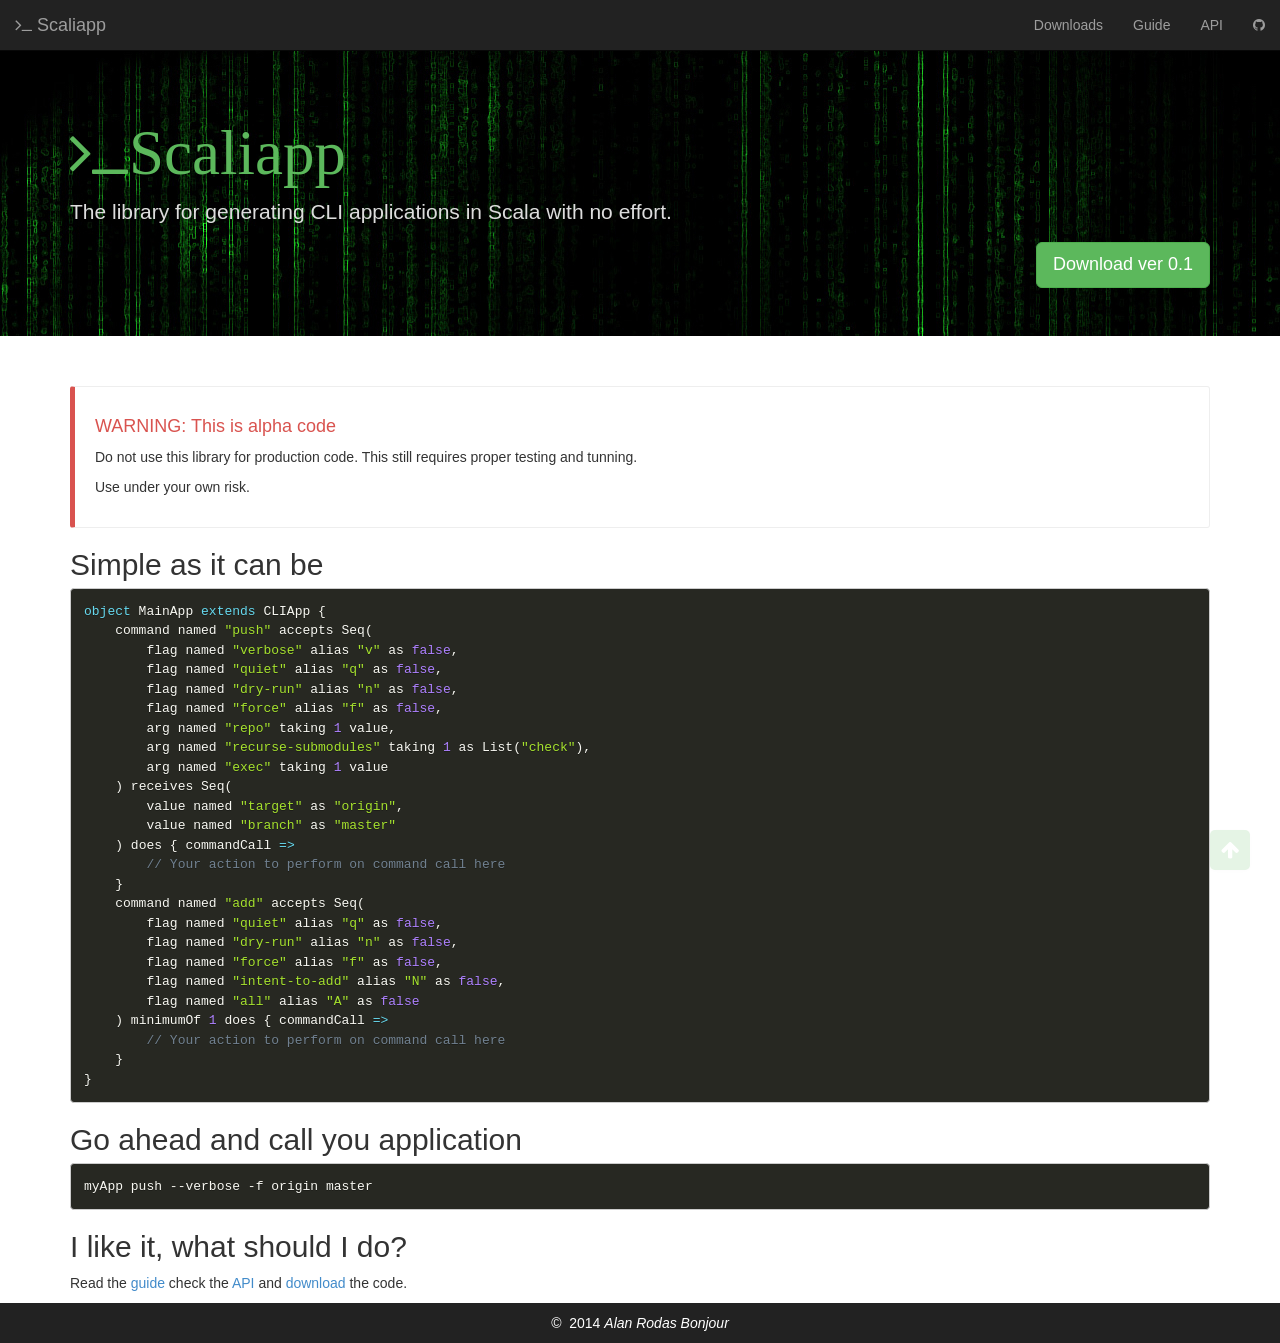
<file: index.html>
<!DOCTYPE html>
<html>
  <head>
    <title>Scaliapp</title>
    <meta name="description" content="The library for generating CLI applications in Scala with no effort.">
    <meta name="author" content="Alan Rodas Bonjour">
    <link rel="shortcut icon" href="images/favicon.ico">
    <link rel="apple-touch-icon" href="images/apple-touch-icon.png">
    <link rel="apple-touch-icon" sizes="72x72" href="images/apple-touch-icon-72x72.png">
    <link rel="apple-touch-icon" sizes="114x114" href="images/apple-touch-icon-114x114.png">
    <link rel="stylesheet" href="stylesheets/bootstrap.min.css">
    <link rel="stylesheet" href="stylesheets/bootstrap-ext.css">
    <link rel="stylesheet" href="stylesheets/font-awesome.min.css">
    <link rel="stylesheet" href="stylesheets/prism.css">
    <!-- link(rel="stylesheet" href="stylesheets/coffee-and-cream.css")-->
    <link rel="stylesheet" href="stylesheets/scaliapp.css">
  </head>
  <body>
        <header id="header" class="scrolled">
          <nav role="navigation" class="navbar navbar-inverse navbar-default navbar-fixed-top">
            <div class="container-fluid">
              <div class="navbar-header">
                <button data-toggle="collapse" data-target="#navigation" class="navbar-toggle"><span class="sr-only">Toggle navigation</span><span class="icon-bar"></span><span class="icon-bar"></span><span class="icon-bar"></span></button>
                <div class="navbar-brand-container"><a href="index.html" class="navbar-brand"><i class="fa fa-terminal"></i>&nbsp;Scaliapp</a>
                  <!--a.navbar-brand(href= titleLink)= title-->
                </div>
              </div>
              <div id="navigation" class="collapse navbar-collapse">
                <ul class="nav navbar-nav navbar-right">
                      <li><a href="download.html">Downloads</a>
                      </li>
                      <li><a href="guide.html">Guide</a>
                      </li>
                      <li><a href="api/index.html#com.alanrodas.scaliapp.package">API</a>
                      </li>
                      <li><a href="https://github.com/alanrodas/scaliapp"><i class="fa fa-github"></i></a>
                      </li>
                </ul>
              </div>
            </div>
          </nav>
        </header>
        <div style="padding-top:50px;" class="main-content">
    <div class="jumbotron">
      <div class="container">
        <h1><i class="fa fa-terminal">Scaliapp</i></h1>
        <p>The library for generating CLI applications in Scala with no effort.</p>
        <p><a href="downloads/scaliapp_2.11.jar" class="pull-right btn btn-success btn-lg">Download ver 0.1</a></p>
      </div>
    </div>
    <div class="container">
      <div class="callout callout-danger">
        <h4>WARNING: This is alpha code</h4>
        <p>
          Do not use this library for production code. This still
          requires proper testing and tunning.
        </p>
        <p>Use under your own risk.</p>
      </div>
      <h2>Simple as it can be
        <pre><code class="language-scala">object MainApp extends CLIApp {
	command named "push" accepts Seq(
		flag named "verbose" alias "v" as false,
		flag named "quiet" alias "q" as false,
		flag named "dry-run" alias "n" as false,
		flag named "force" alias "f" as false,
		arg named "repo" taking 1 value,
		arg named "recurse-submodules" taking 1 as List("check"),
		arg named "exec" taking 1 value
	) receives Seq(
		value named "target" as "origin",
		value named "branch" as "master"
	) does { commandCall =>
		// Your action to perform on command call here
	}
	command named "add" accepts Seq(
		flag named "quiet" alias "q" as false,
		flag named "dry-run" alias "n" as false,
		flag named "force" alias "f" as false,
		flag named "intent-to-add" alias "N" as false,
		flag named "all" alias "A" as false
	) minimumOf 1 does { commandCall =>
		// Your action to perform on command call here
	}
}</code></pre>
      </h2>
      <h2>Go ahead and call you application
        <pre><code class="language-bash">myApp push --verbose -f origin master</code></pre>
      </h2>
      <h2>I like it, what should I do?</h2>
      <p>
        Read the <a href="guide">guide</a>
        check the <a href="api/index.html#com.alanrodas.scaliapp.package">API</a> and
        <a href="download.html">download</a> the code.
      </p>
    </div>
        <footer id="copyright" class="footer footer-inverse">
          <div class="container">
            <div class="row">
              <div class="text-center col-xs-10 col-xs-offset-1 col-sm-10 col-sm-offset-1 col-md-10 col-md-offset-1 col-lg-10 col-lg-offset-1">
                <p>&copy; &nbsp;2014&nbsp;<em>Alan Rodas Bonjour</em>
                </p>
              </div>
            </div>
          </div>
        </footer><a title="Top" href="#" class="scrolltop scrolltop-success"><i class="fa fa-arrow-up"></i></a>
    <script type="text/javascript" src="scripts/jquery-2.1.1.min.js"></script>
    <script type="text/javascript" src="scripts/jquery-ui-1.9.2.custom.min.js"></script>
    <script type="text/javascript" src="scripts/bootstrap.min.js"></script>
    <script type="text/javascript" src="scripts/bootstrap-ext.js"></script>
    <script type="text/javascript" src="scripts/prism.js"></script>
  </body>
</html>
</file>
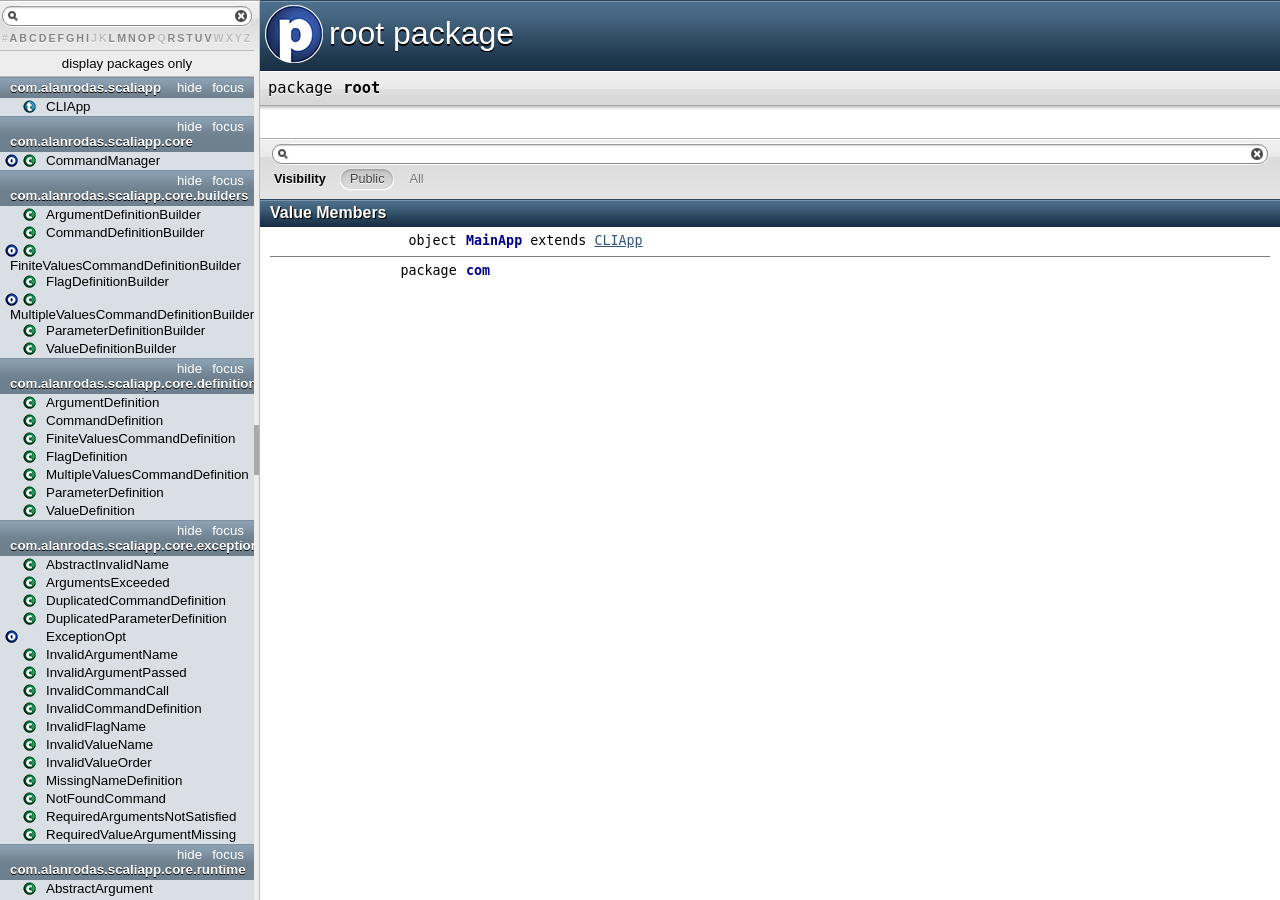
<file: api/index.html>
<!DOCTYPE html >
<html>
        <head>
          <title></title>
          <meta name="description" content="" />
          <meta name="keywords" content="" />
          <meta http-equiv="content-type" content="text/html; charset=UTF-8" />
          
      <link href="lib/index.css" media="screen" type="text/css" rel="stylesheet" />
      <script type="text/javascript" src="lib/jquery.js"></script>
      <script type="text/javascript" src="lib/jquery-ui.js"></script>
      <script type="text/javascript" src="lib/jquery.layout.js"></script>
      <script type="text/javascript" src="lib/index.js"></script>
      <script type="text/javascript" src="lib/scheduler.js"></script>
    
        </head>
        <body>
      <div id="library">
        <img class="class icon" alt="class icon" src="lib/class.png" />
        <img class="trait icon" alt="trait icon" src="lib/trait.png" />
        <img class="object icon" alt="trait icon" src="lib/object.png" />
        <img class="package icon" alt="trait icon" src="lib/package.png" />
      </div>
      <div id="browser" class="ui-layout-west">
      <div class="ui-west-center">
      <div id="filter">
          <div id="textfilter"></div>
          <div id="letters"><span>#</span><a target="template" href="index/index-a.html">A</a><a target="template" href="index/index-b.html">B</a><a target="template" href="index/index-c.html">C</a><a target="template" href="index/index-d.html">D</a><a target="template" href="index/index-e.html">E</a><a target="template" href="index/index-f.html">F</a><a target="template" href="index/index-g.html">G</a><a target="template" href="index/index-h.html">H</a><a target="template" href="index/index-i.html">I</a><span>J</span><span>K</span><a target="template" href="index/index-l.html">L</a><a target="template" href="index/index-m.html">M</a><a target="template" href="index/index-n.html">N</a><a target="template" href="index/index-o.html">O</a><a target="template" href="index/index-p.html">P</a><span>Q</span><a target="template" href="index/index-r.html">R</a><a target="template" href="index/index-s.html">S</a><a target="template" href="index/index-t.html">T</a><a target="template" href="index/index-u.html">U</a><a target="template" href="index/index-v.html">V</a><span>W</span><span>X</span><span>Y</span><span>Z</span></div>
      </div>
      <div class="pack" id="tpl">
            
            <ol class="templates"><li title="MainApp"><a class="tplshow" href="MainApp$.html" target="template"><span class="object">(object)</span><div class="placeholder"></div><span class="tplLink">MainApp</span></a></li></ol>
            <ol class="packages"> <li class="pack" title="com">
            <a class="tplshow" href="com/package.html" target="template">com</a>
            <ol class="templates"></ol>
            <ol class="packages"> <li class="pack" title="com.alanrodas">
            <a class="tplshow" href="com/alanrodas/package.html" target="template">com.alanrodas</a>
            <ol class="templates"></ol>
            <ol class="packages"> <li class="pack" title="com.alanrodas.scaliapp">
            <a class="tplshow" href="com/alanrodas/scaliapp/package.html" target="template">com.alanrodas.scaliapp</a>
            <ol class="templates"><li title="com.alanrodas.scaliapp.CLIApp"><div class="placeholder"></div><a class="tplshow" href="com/alanrodas/scaliapp/CLIApp.html" target="template"><span class="trait">(trait)</span><span class="tplLink">CLIApp</span></a></li></ol>
            <ol class="packages"> <li class="pack" title="com.alanrodas.scaliapp.core">
            <a class="tplshow" href="com/alanrodas/scaliapp/core/package.html" target="template">com.alanrodas.scaliapp.core</a>
            <ol class="templates"><li title="com.alanrodas.scaliapp.core.CommandManager"><a class="tplshow" href="com/alanrodas/scaliapp/core/CommandManager$.html" target="template"><span class="object">(object)</span></a><a class="tplshow" href="com/alanrodas/scaliapp/core/CommandManager.html" target="template"><span class="class">(class)</span><span class="tplLink">CommandManager</span></a></li></ol>
            <ol class="packages"> <li class="pack" title="com.alanrodas.scaliapp.core.builders">
            <a class="tplshow" href="com/alanrodas/scaliapp/core/builders/package.html" target="template">com.alanrodas.scaliapp.core.builders</a>
            <ol class="templates"><li title="com.alanrodas.scaliapp.core.builders.ArgumentDefinitionBuilder"><div class="placeholder"></div><a class="tplshow" href="com/alanrodas/scaliapp/core/builders/ArgumentDefinitionBuilder.html" target="template"><span class="class">(class)</span><span class="tplLink">ArgumentDefinitionBuilder</span></a></li><li title="com.alanrodas.scaliapp.core.builders.CommandDefinitionBuilder"><div class="placeholder"></div><a class="tplshow" href="com/alanrodas/scaliapp/core/builders/CommandDefinitionBuilder.html" target="template"><span class="class">(class)</span><span class="tplLink">CommandDefinitionBuilder</span></a></li><li title="com.alanrodas.scaliapp.core.builders.FiniteValuesCommandDefinitionBuilder"><a class="tplshow" href="com/alanrodas/scaliapp/core/builders/FiniteValuesCommandDefinitionBuilder$.html" target="template"><span class="object">(object)</span></a><a class="tplshow" href="com/alanrodas/scaliapp/core/builders/FiniteValuesCommandDefinitionBuilder.html" target="template"><span class="class">(class)</span><span class="tplLink">FiniteValuesCommandDefinitionBuilder</span></a></li><li title="com.alanrodas.scaliapp.core.builders.FlagDefinitionBuilder"><div class="placeholder"></div><a class="tplshow" href="com/alanrodas/scaliapp/core/builders/FlagDefinitionBuilder.html" target="template"><span class="class">(class)</span><span class="tplLink">FlagDefinitionBuilder</span></a></li><li title="com.alanrodas.scaliapp.core.builders.MultipleValuesCommandDefinitionBuilder"><a class="tplshow" href="com/alanrodas/scaliapp/core/builders/MultipleValuesCommandDefinitionBuilder$.html" target="template"><span class="object">(object)</span></a><a class="tplshow" href="com/alanrodas/scaliapp/core/builders/MultipleValuesCommandDefinitionBuilder.html" target="template"><span class="class">(class)</span><span class="tplLink">MultipleValuesCommandDefinitionBuilder</span></a></li><li title="com.alanrodas.scaliapp.core.builders.ParameterDefinitionBuilder"><div class="placeholder"></div><a class="tplshow" href="com/alanrodas/scaliapp/core/builders/ParameterDefinitionBuilder.html" target="template"><span class="class">(class)</span><span class="tplLink">ParameterDefinitionBuilder</span></a></li><li title="com.alanrodas.scaliapp.core.builders.ValueDefinitionBuilder"><div class="placeholder"></div><a class="tplshow" href="com/alanrodas/scaliapp/core/builders/ValueDefinitionBuilder.html" target="template"><span class="class">(class)</span><span class="tplLink">ValueDefinitionBuilder</span></a></li></ol>
            <ol class="packages"> </ol>
          </li><li class="pack" title="com.alanrodas.scaliapp.core.definitions">
            <a class="tplshow" href="com/alanrodas/scaliapp/core/definitions/package.html" target="template">com.alanrodas.scaliapp.core.definitions</a>
            <ol class="templates"><li title="com.alanrodas.scaliapp.core.definitions.ArgumentDefinition"><div class="placeholder"></div><a class="tplshow" href="com/alanrodas/scaliapp/core/definitions/ArgumentDefinition.html" target="template"><span class="case class">(case class)</span><span class="tplLink">ArgumentDefinition</span></a></li><li title="com.alanrodas.scaliapp.core.definitions.CommandDefinition"><div class="placeholder"></div><a class="tplshow" href="com/alanrodas/scaliapp/core/definitions/CommandDefinition.html" target="template"><span class="class">(class)</span><span class="tplLink">CommandDefinition</span></a></li><li title="com.alanrodas.scaliapp.core.definitions.FiniteValuesCommandDefinition"><div class="placeholder"></div><a class="tplshow" href="com/alanrodas/scaliapp/core/definitions/FiniteValuesCommandDefinition.html" target="template"><span class="case class">(case class)</span><span class="tplLink">FiniteValuesCommandDefinition</span></a></li><li title="com.alanrodas.scaliapp.core.definitions.FlagDefinition"><div class="placeholder"></div><a class="tplshow" href="com/alanrodas/scaliapp/core/definitions/FlagDefinition.html" target="template"><span class="case class">(case class)</span><span class="tplLink">FlagDefinition</span></a></li><li title="com.alanrodas.scaliapp.core.definitions.MultipleValuesCommandDefinition"><div class="placeholder"></div><a class="tplshow" href="com/alanrodas/scaliapp/core/definitions/MultipleValuesCommandDefinition.html" target="template"><span class="case class">(case class)</span><span class="tplLink">MultipleValuesCommandDefinition</span></a></li><li title="com.alanrodas.scaliapp.core.definitions.ParameterDefinition"><div class="placeholder"></div><a class="tplshow" href="com/alanrodas/scaliapp/core/definitions/ParameterDefinition.html" target="template"><span class="class">(class)</span><span class="tplLink">ParameterDefinition</span></a></li><li title="com.alanrodas.scaliapp.core.definitions.ValueDefinition"><div class="placeholder"></div><a class="tplshow" href="com/alanrodas/scaliapp/core/definitions/ValueDefinition.html" target="template"><span class="case class">(case class)</span><span class="tplLink">ValueDefinition</span></a></li></ol>
            <ol class="packages"> </ol>
          </li><li class="pack" title="com.alanrodas.scaliapp.core.exceptions">
            <a class="tplshow" href="com/alanrodas/scaliapp/core/exceptions/package.html" target="template">com.alanrodas.scaliapp.core.exceptions</a>
            <ol class="templates"><li title="com.alanrodas.scaliapp.core.exceptions.AbstractInvalidName"><div class="placeholder"></div><a class="tplshow" href="com/alanrodas/scaliapp/core/exceptions/AbstractInvalidName.html" target="template"><span class="class">(class)</span><span class="tplLink">AbstractInvalidName</span></a></li><li title="com.alanrodas.scaliapp.core.exceptions.ArgumentsExceeded"><div class="placeholder"></div><a class="tplshow" href="com/alanrodas/scaliapp/core/exceptions/ArgumentsExceeded.html" target="template"><span class="case class">(case class)</span><span class="tplLink">ArgumentsExceeded</span></a></li><li title="com.alanrodas.scaliapp.core.exceptions.DuplicatedCommandDefinition"><div class="placeholder"></div><a class="tplshow" href="com/alanrodas/scaliapp/core/exceptions/DuplicatedCommandDefinition.html" target="template"><span class="case class">(case class)</span><span class="tplLink">DuplicatedCommandDefinition</span></a></li><li title="com.alanrodas.scaliapp.core.exceptions.DuplicatedParameterDefinition"><div class="placeholder"></div><a class="tplshow" href="com/alanrodas/scaliapp/core/exceptions/DuplicatedParameterDefinition.html" target="template"><span class="case class">(case class)</span><span class="tplLink">DuplicatedParameterDefinition</span></a></li><li title="com.alanrodas.scaliapp.core.exceptions.ExceptionOpt"><a class="tplshow" href="com/alanrodas/scaliapp/core/exceptions/ExceptionOpt$.html" target="template"><span class="object">(object)</span><div class="placeholder"></div><span class="tplLink">ExceptionOpt</span></a></li><li title="com.alanrodas.scaliapp.core.exceptions.InvalidArgumentName"><div class="placeholder"></div><a class="tplshow" href="com/alanrodas/scaliapp/core/exceptions/InvalidArgumentName.html" target="template"><span class="case class">(case class)</span><span class="tplLink">InvalidArgumentName</span></a></li><li title="com.alanrodas.scaliapp.core.exceptions.InvalidArgumentPassed"><div class="placeholder"></div><a class="tplshow" href="com/alanrodas/scaliapp/core/exceptions/InvalidArgumentPassed.html" target="template"><span class="case class">(case class)</span><span class="tplLink">InvalidArgumentPassed</span></a></li><li title="com.alanrodas.scaliapp.core.exceptions.InvalidCommandCall"><div class="placeholder"></div><a class="tplshow" href="com/alanrodas/scaliapp/core/exceptions/InvalidCommandCall.html" target="template"><span class="class">(class)</span><span class="tplLink">InvalidCommandCall</span></a></li><li title="com.alanrodas.scaliapp.core.exceptions.InvalidCommandDefinition"><div class="placeholder"></div><a class="tplshow" href="com/alanrodas/scaliapp/core/exceptions/InvalidCommandDefinition.html" target="template"><span class="class">(class)</span><span class="tplLink">InvalidCommandDefinition</span></a></li><li title="com.alanrodas.scaliapp.core.exceptions.InvalidFlagName"><div class="placeholder"></div><a class="tplshow" href="com/alanrodas/scaliapp/core/exceptions/InvalidFlagName.html" target="template"><span class="case class">(case class)</span><span class="tplLink">InvalidFlagName</span></a></li><li title="com.alanrodas.scaliapp.core.exceptions.InvalidValueName"><div class="placeholder"></div><a class="tplshow" href="com/alanrodas/scaliapp/core/exceptions/InvalidValueName.html" target="template"><span class="case class">(case class)</span><span class="tplLink">InvalidValueName</span></a></li><li title="com.alanrodas.scaliapp.core.exceptions.InvalidValueOrder"><div class="placeholder"></div><a class="tplshow" href="com/alanrodas/scaliapp/core/exceptions/InvalidValueOrder.html" target="template"><span class="case class">(case class)</span><span class="tplLink">InvalidValueOrder</span></a></li><li title="com.alanrodas.scaliapp.core.exceptions.MissingNameDefinition"><div class="placeholder"></div><a class="tplshow" href="com/alanrodas/scaliapp/core/exceptions/MissingNameDefinition.html" target="template"><span class="case class">(case class)</span><span class="tplLink">MissingNameDefinition</span></a></li><li title="com.alanrodas.scaliapp.core.exceptions.NotFoundCommand"><div class="placeholder"></div><a class="tplshow" href="com/alanrodas/scaliapp/core/exceptions/NotFoundCommand.html" target="template"><span class="case class">(case class)</span><span class="tplLink">NotFoundCommand</span></a></li><li title="com.alanrodas.scaliapp.core.exceptions.RequiredArgumentsNotSatisfied"><div class="placeholder"></div><a class="tplshow" href="com/alanrodas/scaliapp/core/exceptions/RequiredArgumentsNotSatisfied.html" target="template"><span class="case class">(case class)</span><span class="tplLink">RequiredArgumentsNotSatisfied</span></a></li><li title="com.alanrodas.scaliapp.core.exceptions.RequiredValueArgumentMissing"><div class="placeholder"></div><a class="tplshow" href="com/alanrodas/scaliapp/core/exceptions/RequiredValueArgumentMissing.html" target="template"><span class="case class">(case class)</span><span class="tplLink">RequiredValueArgumentMissing</span></a></li></ol>
            <ol class="packages"> </ol>
          </li><li class="pack" title="com.alanrodas.scaliapp.core.runtime">
            <a class="tplshow" href="com/alanrodas/scaliapp/core/runtime/package.html" target="template">com.alanrodas.scaliapp.core.runtime</a>
            <ol class="templates"><li title="com.alanrodas.scaliapp.core.runtime.AbstractArgument"><div class="placeholder"></div><a class="tplshow" href="com/alanrodas/scaliapp/core/runtime/AbstractArgument.html" target="template"><span class="class">(class)</span><span class="tplLink">AbstractArgument</span></a></li><li title="com.alanrodas.scaliapp.core.runtime.AbstractValue"><div class="placeholder"></div><a class="tplshow" href="com/alanrodas/scaliapp/core/runtime/AbstractValue.html" target="template"><span class="class">(class)</span><span class="tplLink">AbstractValue</span></a></li><li title="com.alanrodas.scaliapp.core.runtime.Argument"><div class="placeholder"></div><a class="tplshow" href="com/alanrodas/scaliapp/core/runtime/Argument.html" target="template"><span class="case class">(case class)</span><span class="tplLink">Argument</span></a></li><li title="com.alanrodas.scaliapp.core.runtime.Command"><div class="placeholder"></div><a class="tplshow" href="com/alanrodas/scaliapp/core/runtime/Command.html" target="template"><span class="class">(class)</span><span class="tplLink">Command</span></a></li><li title="com.alanrodas.scaliapp.core.runtime.FiniteValuesCommand"><div class="placeholder"></div><a class="tplshow" href="com/alanrodas/scaliapp/core/runtime/FiniteValuesCommand.html" target="template"><span class="case class">(case class)</span><span class="tplLink">FiniteValuesCommand</span></a></li><li title="com.alanrodas.scaliapp.core.runtime.Flag"><div class="placeholder"></div><a class="tplshow" href="com/alanrodas/scaliapp/core/runtime/Flag.html" target="template"><span class="case class">(case class)</span><span class="tplLink">Flag</span></a></li><li title="com.alanrodas.scaliapp.core.runtime.MultipleValuesCommand"><div class="placeholder"></div><a class="tplshow" href="com/alanrodas/scaliapp/core/runtime/MultipleValuesCommand.html" target="template"><span class="case class">(case class)</span><span class="tplLink">MultipleValuesCommand</span></a></li><li title="com.alanrodas.scaliapp.core.runtime.NamedValue"><div class="placeholder"></div><a class="tplshow" href="com/alanrodas/scaliapp/core/runtime/NamedValue.html" target="template"><span class="case class">(case class)</span><span class="tplLink">NamedValue</span></a></li><li title="com.alanrodas.scaliapp.core.runtime.UnnamedValue"><div class="placeholder"></div><a class="tplshow" href="com/alanrodas/scaliapp/core/runtime/UnnamedValue.html" target="template"><span class="case class">(case class)</span><span class="tplLink">UnnamedValue</span></a></li></ol>
            <ol class="packages"> </ol>
          </li></ol>
          </li></ol>
          </li></ol>
          </li></ol>
          </li></ol>
          </div></div><script src="index.js"></script>
    </div>
      <div id="content" class="ui-layout-center">
        <iframe id="template" name="template" src="package.html"></iframe>
      </div>
    </body>
      </html>
</file>
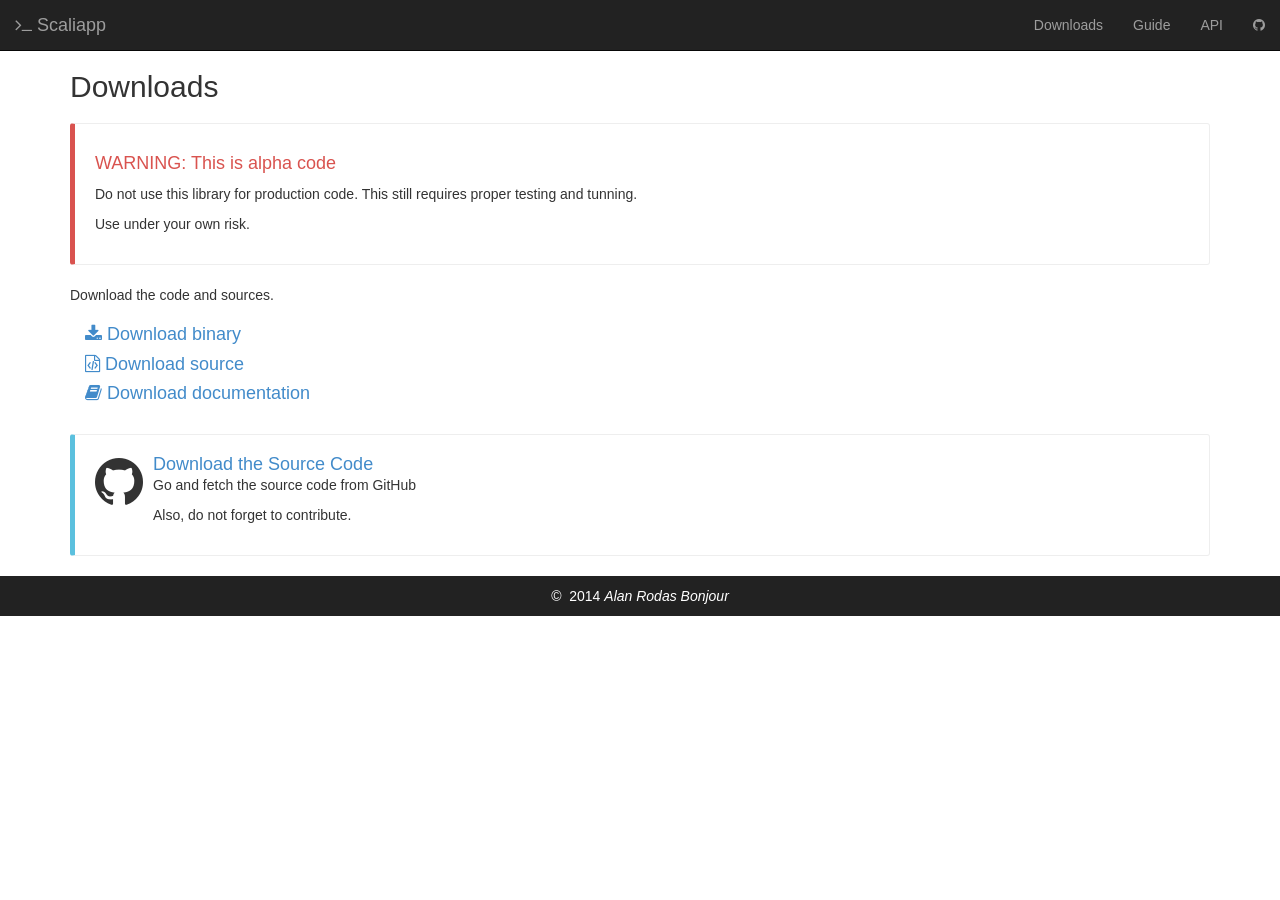
<file: download.html>
<!DOCTYPE html>
<html>
  <head>
    <title>Scaliapp</title>
    <meta name="description" content="The library for generating CLI applications in Scala with no effort.">
    <meta name="author" content="Alan Rodas Bonjour">
    <link rel="shortcut icon" href="images/favicon.ico">
    <link rel="apple-touch-icon" href="images/apple-touch-icon.png">
    <link rel="apple-touch-icon" sizes="72x72" href="images/apple-touch-icon-72x72.png">
    <link rel="apple-touch-icon" sizes="114x114" href="images/apple-touch-icon-114x114.png">
    <link rel="stylesheet" href="stylesheets/bootstrap.min.css">
    <link rel="stylesheet" href="stylesheets/bootstrap-ext.css">
    <link rel="stylesheet" href="stylesheets/font-awesome.min.css">
    <link rel="stylesheet" href="stylesheets/prism.css">
    <!-- link(rel="stylesheet" href="stylesheets/coffee-and-cream.css")-->
    <link rel="stylesheet" href="stylesheets/scaliapp.css">
  </head>
  <body>
        <header id="header" class="scrolled">
          <nav role="navigation" class="navbar navbar-inverse navbar-default navbar-fixed-top">
            <div class="container-fluid">
              <div class="navbar-header">
                <button data-toggle="collapse" data-target="#navigation" class="navbar-toggle"><span class="sr-only">Toggle navigation</span><span class="icon-bar"></span><span class="icon-bar"></span><span class="icon-bar"></span></button>
                <div class="navbar-brand-container"><a href="index.html" class="navbar-brand"><i class="fa fa-terminal"></i>&nbsp;Scaliapp</a>
                  <!--a.navbar-brand(href= titleLink)= title-->
                </div>
              </div>
              <div id="navigation" class="collapse navbar-collapse">
                <ul class="nav navbar-nav navbar-right">
                      <li><a href="download.html">Downloads</a>
                      </li>
                      <li><a href="guide.html">Guide</a>
                      </li>
                      <li><a href="api/index.html#com.alanrodas.scaliapp.package">API</a>
                      </li>
                      <li><a href="https://github.com/alanrodas/scaliapp"><i class="fa fa-github"></i></a>
                      </li>
                </ul>
              </div>
            </div>
          </nav>
        </header>
        <div style="padding-top:50px;" class="main-content">
    <div class="container">
      <h2>Downloads</h2>
      <div class="callout callout-danger">
        <h4>WARNING: This is alpha code</h4>
        <p>
          Do not use this library for production code. This still
          requires proper testing and tunning.
        </p>
        <p>Use under your own risk.</p>
      </div>
      <p>Download the code and sources.</p>
      <div class="container">
        <div>
          <h4><a href="downloads/scaliapp_2.11.jar"><i class="fa fa-download">&nbsp;</i><span>Download binary</span></a></h4>
        </div>
        <div>
          <h4><a href="downloads/scaliapp_2.11-sources.jar"><i class="fa fa-file-code-o">&nbsp;</i><span>Download source</span></a></h4>
        </div>
        <div>
          <h4><a href="downloads/scaliapp_2.11-javadoc.jar"><i class="fa fa-book">&nbsp;</i><span>Download documentation</span></a></h4>
        </div>
      </div>
      <div class="callout callout-info">
        <div class="media">
          <div class="media-left"><i class="fa fa-4x fa-github"></i></div>
          <div class="media-body">
            <h4 class="media-body"><a href="https://github.com/alanrodas/scaliapp">Download the Source Code</a></h4>
            <p>Go and fetch the source code from GitHub</p>
            <p>Also, do not forget to contribute.</p>
          </div>
        </div>
      </div>
    </div>
        <footer id="copyright" class="footer footer-inverse">
          <div class="container">
            <div class="row">
              <div class="text-center col-xs-10 col-xs-offset-1 col-sm-10 col-sm-offset-1 col-md-10 col-md-offset-1 col-lg-10 col-lg-offset-1">
                <p>&copy; &nbsp;2014&nbsp;<em>Alan Rodas Bonjour</em>
                </p>
              </div>
            </div>
          </div>
        </footer><a title="Top" href="#" class="scrolltop scrolltop-success"><i class="fa fa-arrow-up"></i></a>
    <script type="text/javascript" src="scripts/jquery-2.1.1.min.js"></script>
    <script type="text/javascript" src="scripts/jquery-ui-1.9.2.custom.min.js"></script>
    <script type="text/javascript" src="scripts/bootstrap.min.js"></script>
    <script type="text/javascript" src="scripts/bootstrap-ext.js"></script>
    <script type="text/javascript" src="scripts/prism.js"></script>
  </body>
</html>
</file>
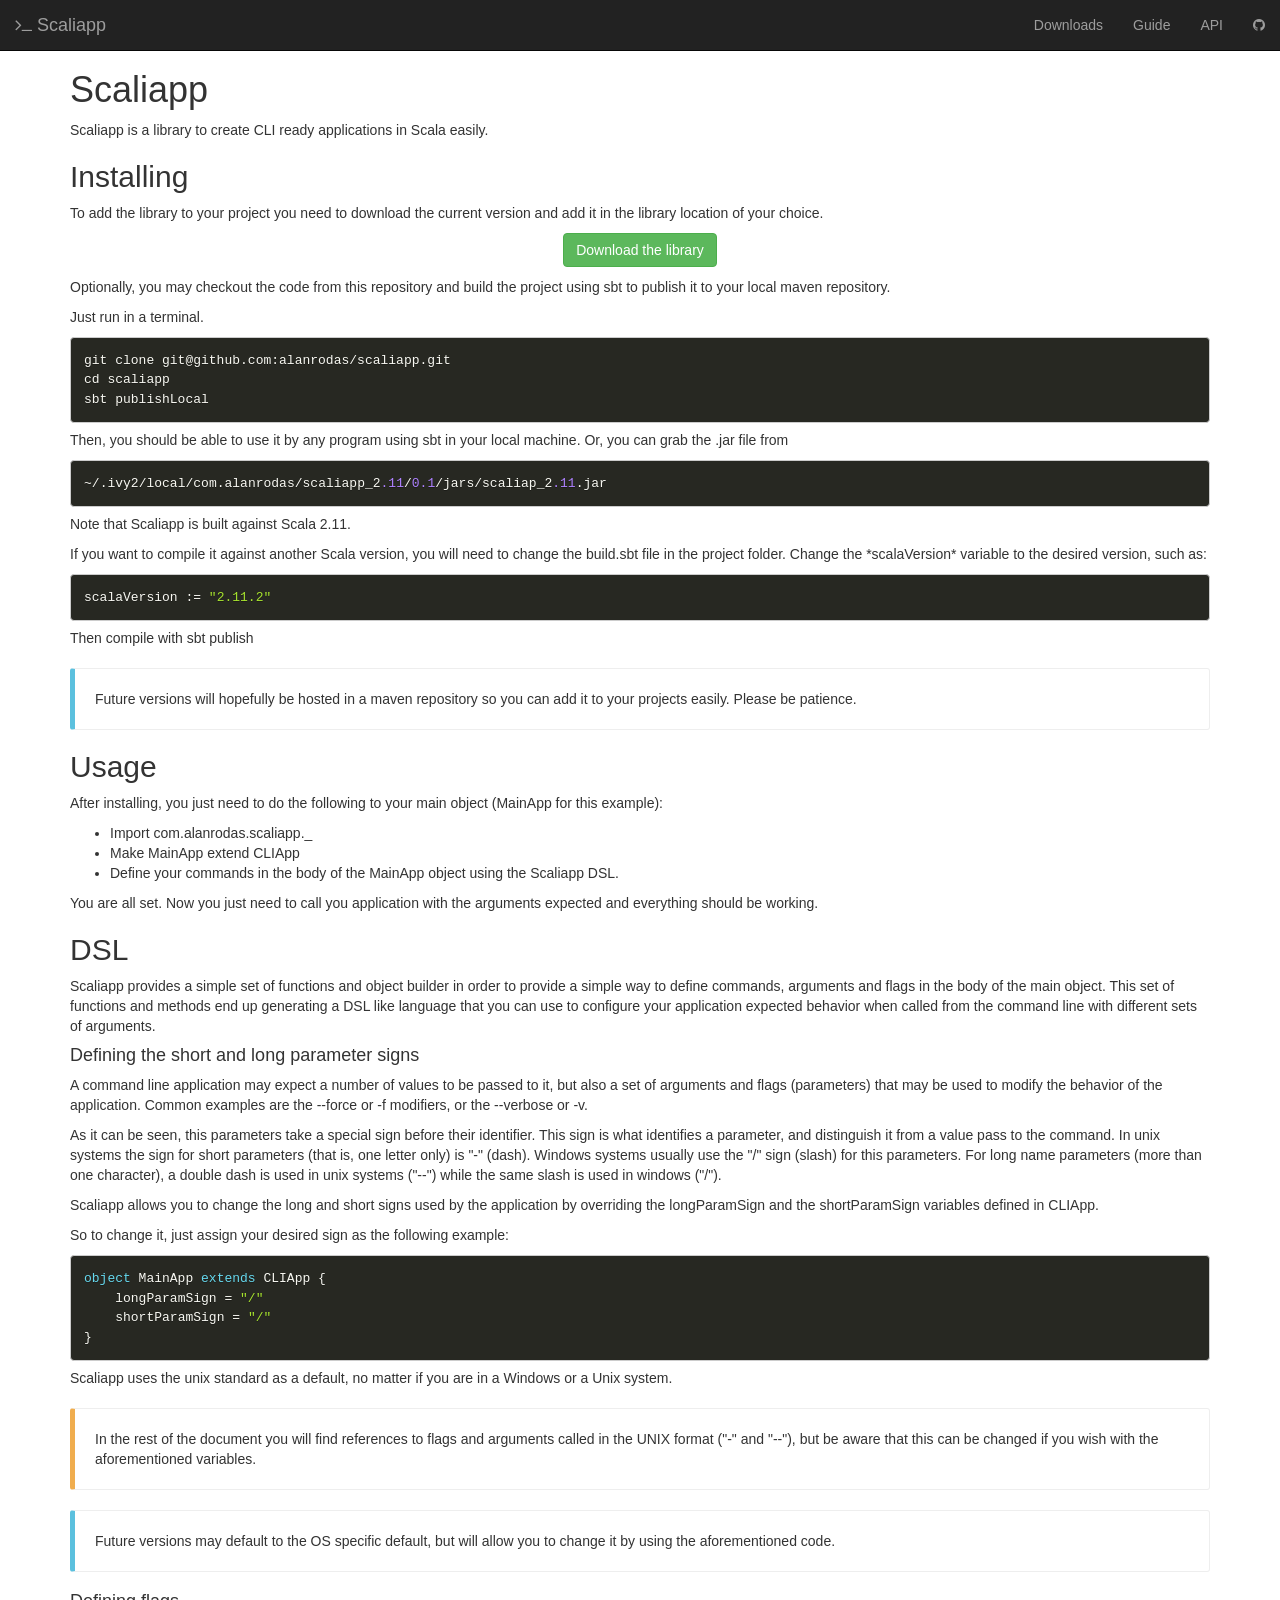
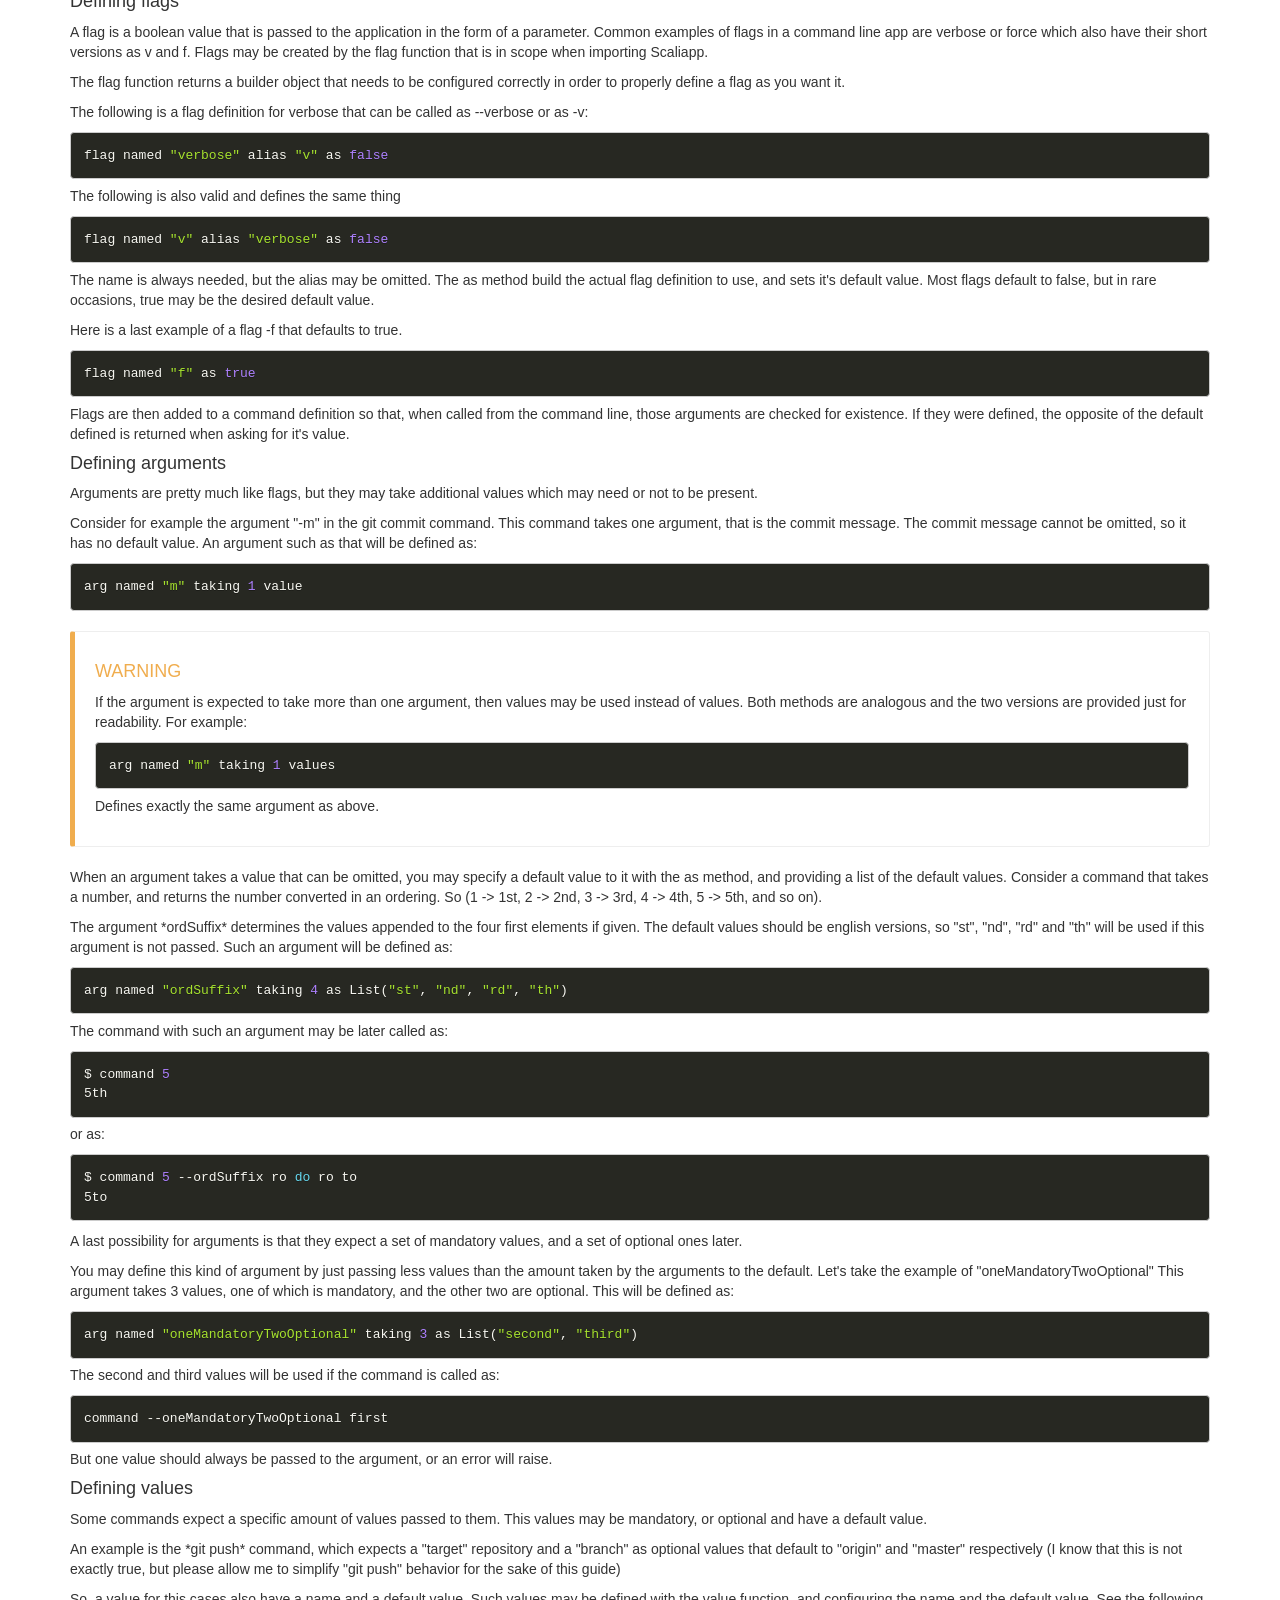
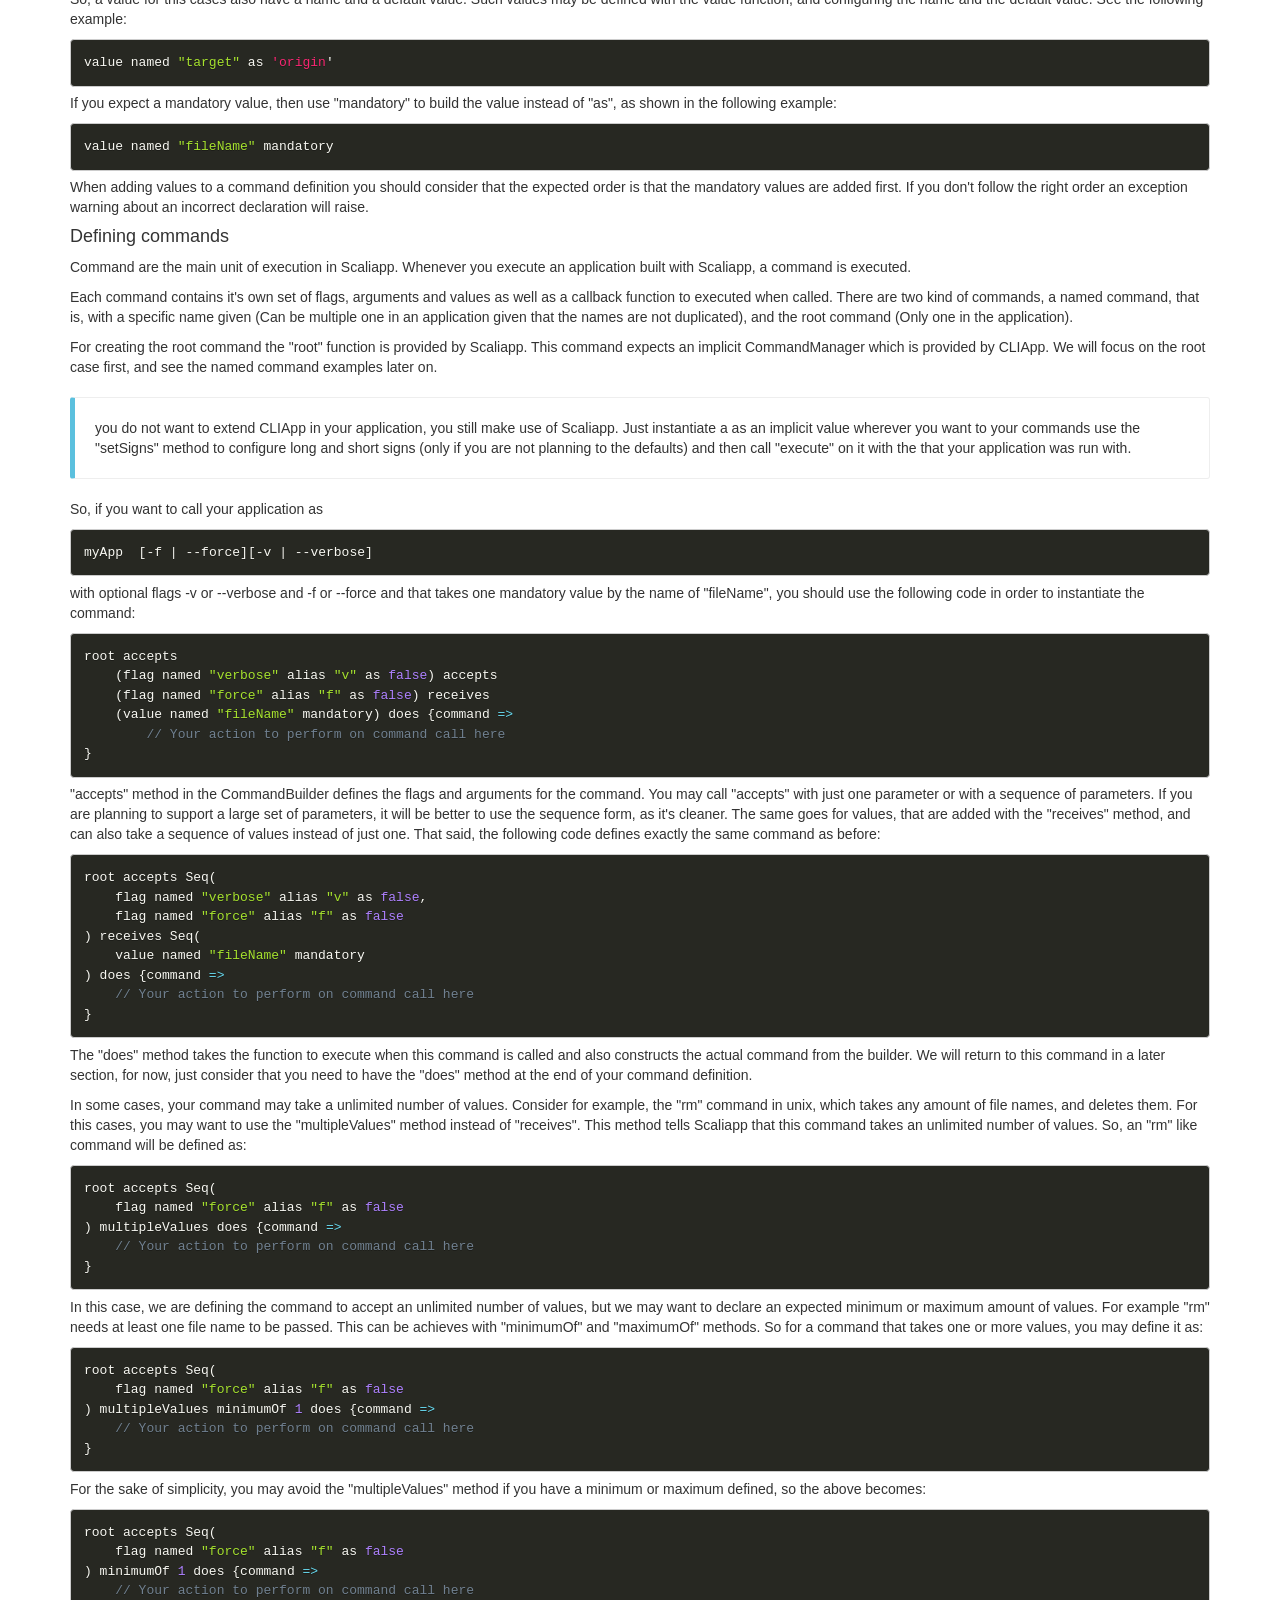
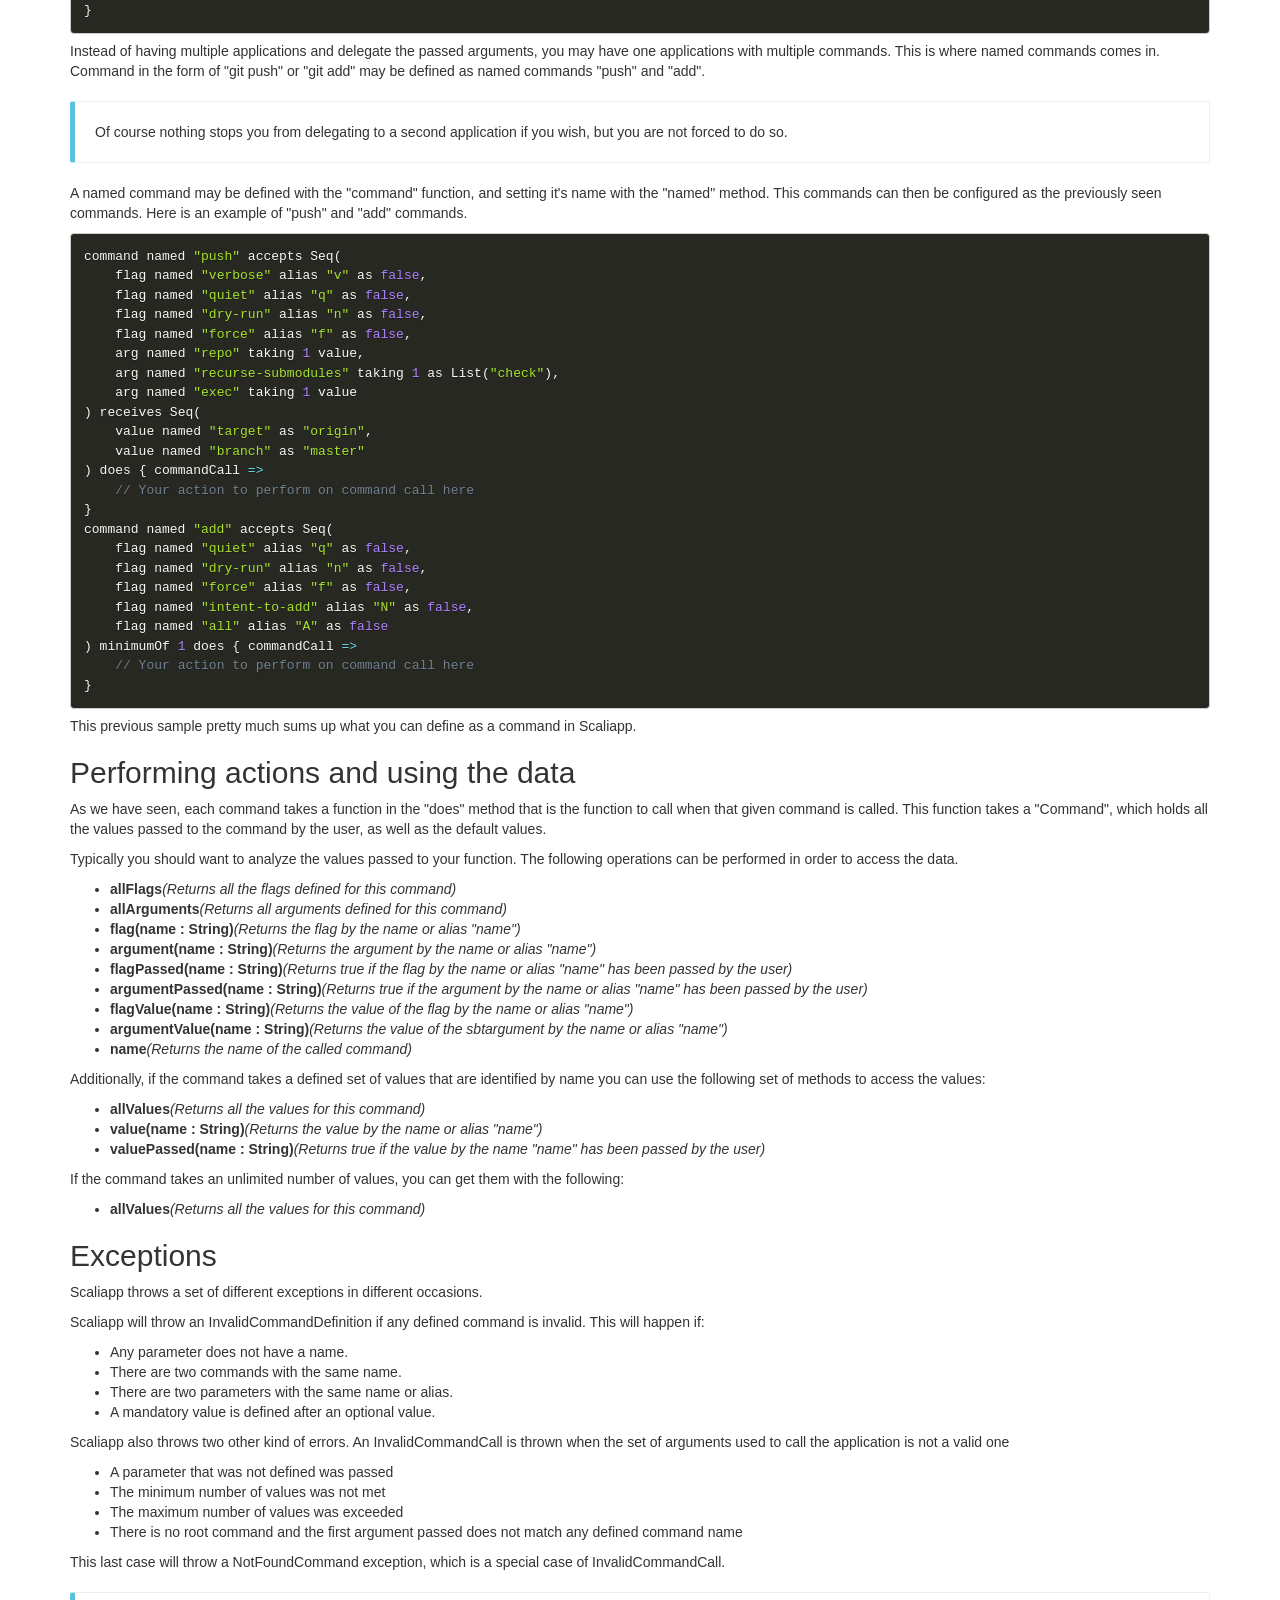
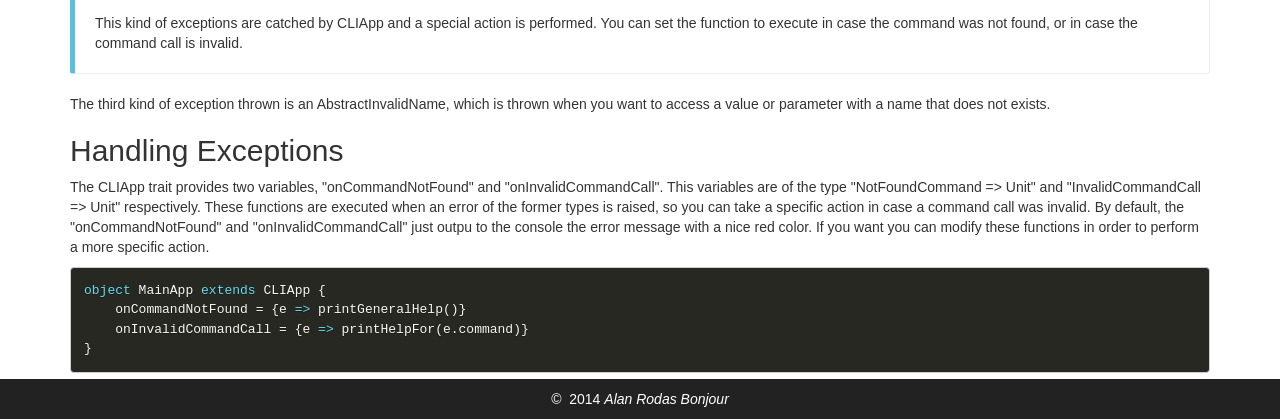
<file: guide.html>
<!DOCTYPE html>
<html>
  <head>
    <title>Scaliapp</title>
    <meta name="description" content="The library for generating CLI applications in Scala with no effort.">
    <meta name="author" content="Alan Rodas Bonjour">
    <link rel="shortcut icon" href="images/favicon.ico">
    <link rel="apple-touch-icon" href="images/apple-touch-icon.png">
    <link rel="apple-touch-icon" sizes="72x72" href="images/apple-touch-icon-72x72.png">
    <link rel="apple-touch-icon" sizes="114x114" href="images/apple-touch-icon-114x114.png">
    <link rel="stylesheet" href="stylesheets/bootstrap.min.css">
    <link rel="stylesheet" href="stylesheets/bootstrap-ext.css">
    <link rel="stylesheet" href="stylesheets/font-awesome.min.css">
    <link rel="stylesheet" href="stylesheets/prism.css">
    <!-- link(rel="stylesheet" href="stylesheets/coffee-and-cream.css")-->
    <link rel="stylesheet" href="stylesheets/scaliapp.css">
  </head>
  <body>
        <header id="header" class="scrolled">
          <nav role="navigation" class="navbar navbar-inverse navbar-default navbar-fixed-top">
            <div class="container-fluid">
              <div class="navbar-header">
                <button data-toggle="collapse" data-target="#navigation" class="navbar-toggle"><span class="sr-only">Toggle navigation</span><span class="icon-bar"></span><span class="icon-bar"></span><span class="icon-bar"></span></button>
                <div class="navbar-brand-container"><a href="index.html" class="navbar-brand"><i class="fa fa-terminal"></i>&nbsp;Scaliapp</a>
                  <!--a.navbar-brand(href= titleLink)= title-->
                </div>
              </div>
              <div id="navigation" class="collapse navbar-collapse">
                <ul class="nav navbar-nav navbar-right">
                      <li><a href="download.html">Downloads</a>
                      </li>
                      <li><a href="guide.html">Guide</a>
                      </li>
                      <li><a href="api/index.html#com.alanrodas.scaliapp.package">API</a>
                      </li>
                      <li><a href="https://github.com/alanrodas/scaliapp"><i class="fa fa-github"></i></a>
                      </li>
                </ul>
              </div>
            </div>
          </nav>
        </header>
        <div style="padding-top:50px;" class="main-content">
    <div class="container">
      <h1>Scaliapp</h1>
      <p>Scaliapp is a library to create CLI ready applications in Scala easily.</p>
      <article>
        <section>
          <h2>Installing</h2>
          <p>
            To add the library to your project you need to download the
            current version and add it in the library location of your
            choice.
          </p>
          <p class="text-center"><a href="downloads/scaliapp_2.11.jar" class="btn btn-success">Download the library</a></p>
          <p>
            Optionally, you may checkout the code from this repository
            and build the project using sbt to publish it to your local
            maven repository.
          </p>
          <p>Just run in a terminal.</p>
          <pre><code class="language-bash">git clone git@github.com:alanrodas/scaliapp.git
cd scaliapp
sbt publishLocal</code></pre>
          <p>
            Then, you should be able to use it by any program using sbt
            in your local machine. Or, you can grab the .jar file from
          </p>
          <pre><code class="language-bash">~/.ivy2/local/com.alanrodas/scaliapp_2.11/0.1/jars/scaliap_2.11.jar</code></pre>
          <p>Note that Scaliapp is built against Scala 2.11.</p>
          <p>
            If you want to compile it against another Scala version, you
            will need to change the build.sbt file in the project folder.
            Change the *scalaVersion* variable to the desired version,
            such as:
          </p>
          <pre><code class="language-scala">scalaVersion := "2.11.2"</code></pre>
          <p>Then compile with sbt publish</p>
          <div class="callout callout-info">
            Future versions will hopefully be hosted in a maven repository so you can add it
            to your projects easily. Please be patience.
          </div>
        </section>
      </article>
      <article>
        <section>
          <h2>Usage</h2>
          <p>
            After installing, you just need to do the following to your
            main object (MainApp for this example):
          </p>
          <ul>
            <li>Import com.alanrodas.scaliapp._</li>
            <li>Make MainApp extend CLIApp</li>
            <li>
              Define your commands in the body of the MainApp object
              using the Scaliapp DSL.
            </li>
          </ul>
          <p>
            You are all set. Now you just need to call you application
            with the arguments expected and everything should be working.
          </p>
        </section>
      </article>
      <article>
        <section>
          <h2>DSL</h2>
          <p>
            Scaliapp provides a simple set of functions and object
            builder in order to provide a simple way to define commands,
            arguments and flags in the body of the main object. This set
            of functions and methods end up generating a DSL like
            language that you can use to configure your application
            expected behavior when called from the command line with
            different sets of arguments.
          </p>
        </section>
        <section>
          <h4>Defining the short and long parameter signs</h4>
          <p>
            A command line application may expect a number of values to
            be passed to it, but also a set of arguments and flags
            (parameters) that may be used to modify the behavior of the
            application. Common examples are the --force or -f
            modifiers, or the --verbose or -v.
          </p>
          <p>
            As it can be seen, this parameters take a special sign
            before their identifier. This sign is what identifies a
            parameter, and distinguish it from a value pass to the
            command. In unix systems the sign for short parameters (that
            is, one letter only) is "-" (dash). Windows systems usually
            use the "/" sign (slash) for this parameters. For long name
            parameters (more than one character), a double dash is used
            in unix systems ("--") while the same slash is used in
            windows ("/").
          </p>
          <p>
            Scaliapp allows you to change the long and short signs used
            by the application by overriding the longParamSign and the
            shortParamSign variables defined in CLIApp.
          </p>
          <p>
            So to change it, just assign your desired sign as the
            following example:
          </p>
          <pre><code class="language-scala">object MainApp extends CLIApp {
	longParamSign = "/"
	shortParamSign = "/"
}</code></pre>
          <p>
            Scaliapp uses the unix standard as a default, no matter if
            you are in a Windows or a Unix system.
          </p>
          <div class="callout callout-warning">
            In the rest of the document you will find references to
            flags and arguments called in the UNIX format ("-" and "--"),
            but be aware that this can be changed if you wish with the
            aforementioned variables.
          </div>
          <div class="callout callout-info">
            Future versions may default to the OS specific default, but
            will allow you to change it by using the aforementioned code.
          </div>
        </section>
        <section>
          <h4>Defining flags</h4>
          <p>
            A flag is a boolean value that is passed to the application
            in the form of a parameter. Common examples of flags in a
            command line app are verbose or force which also have their
            short versions as v and f. Flags may be created by the flag
            function that is in scope when importing Scaliapp.
          </p>
          <p>
            The flag function returns a builder object that needs to be
            configured correctly in order to properly define a flag as
            you want it.
          </p>
          <p>
            The following is a flag definition for verbose that can be
            called as --verbose or as -v:
          </p>
          <pre><code class="language-scala">flag named "verbose" alias "v" as false</code></pre>
          <p>The following is also valid and defines the same thing</p>
          <pre><code class="language-scala">flag named "v" alias "verbose" as false</code></pre>
          <p>
            The name is always needed, but the alias may be omitted.
            The as method build the actual flag definition to use, and
            sets it's default value. Most flags default to false, but
            in rare occasions, true may be the desired default value.
          </p>
          <p>Here is a last example of a flag -f that defaults to true.</p>
          <pre><code class="language-scala">flag named "f" as true</code></pre>
          <p>
            Flags are then added to a command definition so that, when
            called from the command line, those arguments are checked
            for existence. If they were defined, the opposite of the
            default defined is returned when asking for it's value.
          </p>
        </section>
        <section>
          <h4>Defining arguments</h4>
          <p>
            Arguments are pretty much like flags, but they may take
            additional values which may need or not to be present.
          </p>
          <p>
            Consider for example the argument "-m" in the git commit
            command. This command takes one argument, that is the commit
            message. The commit message cannot be omitted, so it has no
            default value. An argument such as that will be defined as:
          </p>
          <pre><code class="language-scala">arg named "m" taking 1 value</code></pre>
          <div class="callout callout-warning">
            <h4>WARNING</h4>
            <p>
              If the argument is expected to take more than one
              argument, then values may be used instead of values.
              Both methods are analogous and the two versions are
              provided just for readability. For example:
            </p>
            <pre><code class="language-scala">arg named "m" taking 1 values</code></pre>
            <p>Defines exactly the same argument as above.</p>
          </div>
          <p>
            When an argument takes a value that can be omitted,
            you may specify a default value to it with the as method,
            and providing a list of the default values. Consider a
            command that takes a number, and returns the number
            converted in an ordering. So (1 -> 1st, 2 -> 2nd, 3 -> 3rd,
            4 -> 4th, 5 -> 5th, and so on).
          </p>
          <p>
            The argument *ordSuffix* determines the values appended
            to the four first elements if given. The default values
            should be english versions, so "st", "nd", "rd" and "th"
            will be used if this argument is not passed. Such an
            argument will be defined as:
          </p>
          <pre><code class="language-scala">arg named "ordSuffix" taking 4 as List("st", "nd", "rd", "th")</code></pre>
          <p>The command with such an argument may be later called as:</p>
          <pre><code class="language-bash">$ command 5
5th</code></pre>
          <p>or as:
            <pre><code class="language-bash">$ command 5 --ordSuffix ro do ro to
5to</code></pre>
          </p>
          <p>
            A last possibility for arguments is that they expect a
            set of mandatory values, and a set of optional ones later.
          </p>
          <p>
            You may define this kind of argument by just passing
            less values than the amount taken by the arguments to
            the default. Let's take the example of "oneMandatoryTwoOptional"
            This argument takes 3 values, one of which is mandatory, and
            the other two are optional. This will be defined as:
          </p>
          <pre><code class="language-scala">arg named "oneMandatoryTwoOptional" taking 3 as List("second", "third")</code></pre>
          <p>
            The second and third values will be used if the command
            is called as:
          </p>
          <pre><code class="language-bash">command --oneMandatoryTwoOptional first</code></pre>
          <p>
            But one value should always be passed to the argument,
            or an error will raise.
          </p>
        </section>
        <section>
          <h4>Defining values</h4>
          <p>
            Some commands expect a specific amount of values passed to
            them. This values may be mandatory, or optional and have a
            default value.
          </p>
          <p>
            An example is the *git push* command, which expects a
            "target" repository and a "branch" as optional values that
            default to "origin" and "master" respectively (I know that
            this is not exactly true, but please allow me to simplify
            "git push" behavior for the sake of this guide)
          </p>
          <p>
            So, a value for this cases also have a name and a default
            value. Such values may be defined with the value function,
            and configuring the name and the default value. See the
            following example:
          </p>
          <pre><code class="language-scala">value named "target" as 'origin'</code></pre>
          <p>
            If you expect a mandatory value, then use "mandatory" to
            build the value instead of "as", as shown in the following
            example:
          </p>
          <pre><code class="language-scala">value named "fileName" mandatory</code></pre>
          <p>
            When adding values to a command definition you should
            consider that the expected order is that the mandatory
            values are added first. If you don't follow the right order
            an exception warning about an incorrect declaration will
            raise.
          </p>
        </section>
        <section>
          <h4>Defining commands</h4>
          <p>
            Command are the main unit of execution in Scaliapp. Whenever
            you execute an application built with Scaliapp, a command is
            executed.
          </p>
          <p>
            Each command contains it's own set of flags, arguments and
            values as well as a callback function to executed when
            called. There are two kind of commands, a named command,
            that is, with a specific name given (Can be multiple one in
            an application given that the names are not duplicated), and
            the root command (Only one in the application).
          </p>
          <p>
            For creating the root command the "root" function is
            provided by Scaliapp. This command expects an implicit
            CommandManager which is provided by CLIApp. We will focus
            on the root case first, and see the named command examples
            later on.
          </p>
          <div class="callout callout-info">
            <If>you do not want to extend CLIApp in your application, you</If>
            <can>still make use of Scaliapp. Just instantiate a</can>
            <CommandManager>as an implicit value wherever you want to</CommandManager>
            <define>your commands use the "setSigns" method to configure</define>
            <the>long and short signs (only if you are not planning to</the>
            <use>the defaults) and then call "execute" on it with the</use>
            <values>that your application was run with.</values>
          </div>
          <p>So, if you want to call your application as </p>
          <pre><code class="language-bash">myApp <fileName> [-f | --force][-v | --verbose]</code></pre>
          <p>
            with optional flags -v or --verbose and -f or --force and
            that takes one mandatory value by the name of "fileName",
            you should use the following code in order to instantiate
            the command:
          </p>
          <pre><code class="language-scala">root accepts
	(flag named "verbose" alias "v" as false) accepts
	(flag named "force" alias "f" as false) receives
	(value named "fileName" mandatory) does {command =>
		// Your action to perform on command call here
}</code></pre>
          <p>
             "accepts" method in the CommandBuilder defines the flags
             and arguments for the command. You may call "accepts" with
             just one parameter or with a sequence of parameters. If you
             are planning to support a large set of parameters, it will
             be better to use the sequence form, as it's cleaner. The
             same goes for values, that are added with the "receives"
             method, and can also take a sequence of values instead of
             just one. That said, the following code defines exactly
             the same command as before:
          </p>
          <pre><code class="language-scala">root accepts Seq(
	flag named "verbose" alias "v" as false,
	flag named "force" alias "f" as false
) receives Seq(
	value named "fileName" mandatory
) does {command =>
	// Your action to perform on command call here
}</code></pre>
          <p>
            The "does" method takes the function to execute when this
            command is called and also constructs the actual command
            from the builder. We will return to this command in a later
            section, for now, just consider that you need to have the
            "does" method at the end of your command definition.
          </p>
          <p>
            In some cases, your command may take a unlimited number of
            values. Consider for example, the "rm" command in unix,
            which takes any amount of file names, and deletes them.
            For this cases, you may want to use the "multipleValues"
            method instead of "receives". This method tells Scaliapp
            that this command takes an unlimited number of values. So,
            an "rm" like command will be defined as:
          </p>
          <pre><code class="language-scala">root accepts Seq(
	flag named "force" alias "f" as false
) multipleValues does {command =>
	// Your action to perform on command call here
}</code></pre>
          <p>
            In this case, we are defining the command to accept an
            unlimited number of values, but we may want to declare an
            expected minimum or maximum amount of values. For example
            "rm" needs at least one file name to be passed. This can be
            achieves with "minimumOf" and "maximumOf" methods. So for a
            command that takes one or more values, you may define it as:
          </p>
          <pre><code class="language-scala">root accepts Seq(
	flag named "force" alias "f" as false
) multipleValues minimumOf 1 does {command =>
	// Your action to perform on command call here
}</code></pre>
          <p>
            For the sake of simplicity, you may avoid the
            "multipleValues" method if you have a minimum or maximum
            defined, so the above becomes:
          </p>
          <pre><code class="language-scala">root accepts Seq(
	flag named "force" alias "f" as false
) minimumOf 1 does {command =>
	// Your action to perform on command call here
}</code></pre>
          <p>
            Instead of having multiple applications and delegate the
            passed arguments, you may have one applications with
            multiple commands. This is where named commands comes in.
            Command in the form of "git push" or "git add" may be
            defined as named commands "push" and "add".
          </p>
          <div class="callout callout-info">
            Of course nothing stops you from delegating to a second
            application if you wish, but you are not forced to do so.
          </div>
          <p>
            A named command may be defined with the "command" function,
            and setting it's name with the "named" method. This commands
            can then be configured as the previously seen commands. Here
            is an example of "push" and "add" commands.
          </p>
          <pre><code class="language-scala">command named "push" accepts Seq(
	flag named "verbose" alias "v" as false,
	flag named "quiet" alias "q" as false,
	flag named "dry-run" alias "n" as false,
	flag named "force" alias "f" as false,
	arg named "repo" taking 1 value,
	arg named "recurse-submodules" taking 1 as List("check"),
	arg named "exec" taking 1 value
) receives Seq(
	value named "target" as "origin",
	value named "branch" as "master"
) does { commandCall =>
	// Your action to perform on command call here
}
command named "add" accepts Seq(
	flag named "quiet" alias "q" as false,
	flag named "dry-run" alias "n" as false,
	flag named "force" alias "f" as false,
	flag named "intent-to-add" alias "N" as false,
	flag named "all" alias "A" as false
) minimumOf 1 does { commandCall =>
	// Your action to perform on command call here
}</code></pre>
          <p>
            This previous sample pretty much sums up what you can define
            as a command in Scaliapp.
          </p>
        </section>
      </article>
      <article>
        <section>
          <h2>Performing actions and using the data</h2>
          <p>
            As we have seen, each command takes a function in the "does"
            method that is the function to call when that given command
            is called. This function takes a "Command", which holds all
            the values passed to the command by the user, as well as the
            default values.
          </p>
          <p>
            Typically you should want to analyze the values passed to
            your function. The following operations can be performed in
            order to access the data.
          </p>
          <ul>
            <li><b>allFlags</b><em>(Returns all the flags defined for this command)</em></li>
            <li><b>allArguments</b><em>(Returns all arguments defined for this command)</em></li>
            <li><b>flag(name : String)</b><em>(Returns the flag by the name or alias "name")</em></li>
            <li><b>argument(name : String)</b><em>(Returns the argument by the name or alias "name")</em></li>
            <li><b>flagPassed(name : String)</b><em>(Returns true if the flag by the name or alias "name" has been passed by the user)</em></li>
            <li><b>argumentPassed(name : String)</b><em>(Returns true if the argument by the name or alias "name" has been passed by the user)</em></li>
            <li><b>flagValue(name : String)</b><em>(Returns the value of the flag by the name or alias "name")</em></li>
            <li><b>argumentValue(name : String)</b><em>(Returns the value of the sbtargument by the name or alias "name")</em></li>
            <li><b>name</b><em>(Returns the name of the called command)</em></li>
          </ul>
          <p>
            Additionally, if the command takes a defined set of values
            that are identified by name you can use the following set of
            methods to access the values:
          </p>
          <ul>
            <li><b>allValues</b><em>(Returns all the values for this command)</em></li>
            <li><b>value(name : String)</b><em>(Returns the value by the name or alias "name")</em></li>
            <li><b>valuePassed(name : String)</b><em>(Returns true if the value by the name "name" has been passed by the user)</em></li>
          </ul>
          <p>
            If the command takes an unlimited number of values, you can
            get them with the following:
          </p>
          <ul>
            <li><b>allValues</b><em>(Returns all the values for this command)</em></li>
          </ul>
        </section>
      </article>
      <article>
        <section>
          <h2>Exceptions</h2>
          <p>
            Scaliapp throws a set of different exceptions in different
            occasions.
          </p>
          <p>
            Scaliapp will throw an InvalidCommandDefinition if any
            defined command is invalid. This will happen if:
          </p>
          <ul>
            <li>Any parameter does not have a name.</li>
            <li>There are two commands with the same name.</li>
            <li>There are two parameters with the same name or alias.</li>
            <li>A mandatory value is defined after an optional value.</li>
          </ul>
          <p>
            Scaliapp also throws two other kind of errors. An
            InvalidCommandCall is thrown when the set of arguments used
            to call the application is not a valid one
          </p>
          <ul>
            <li>A parameter that was not defined was passed</li>
            <li>The minimum number of values was not met</li>
            <li>The maximum number of values was exceeded</li>
            <li>
              There is no root command and the first argument passed
              does not match any defined command name
            </li>
          </ul>
          <p>
            This last case will throw a NotFoundCommand exception, which
            is a special case of InvalidCommandCall.
          </p>
          <div class="callout callout-info">
            This kind of exceptions are catched by CLIApp and a special
            action is performed. You can set the function to execute in
            case the command was not found, or in case the command call
            is invalid.
          </div>
          <p>
            The third kind of exception thrown is an AbstractInvalidName,
            which is thrown when you want to access a value or parameter
            with a name that does not exists.
          </p>
        </section>
      </article>
      <article>
        <section>
          <h2>Handling Exceptions</h2>
          <p>
            The CLIApp trait provides two variables, "onCommandNotFound"
            and "onInvalidCommandCall". This variables are of the type
            "NotFoundCommand => Unit" and "InvalidCommandCall => Unit"
            respectively. These functions are executed when an error of
            the former types is raised, so you can take a specific
            action in case a command call was invalid. By default, the
            "onCommandNotFound" and "onInvalidCommandCall" just outpu
            to the console the error message with a nice red color. If
            you want you can modify these functions in order to perform
            a more specific action.
          </p>
          <pre><code class="language-scala">object MainApp extends CLIApp {
	onCommandNotFound = {e => printGeneralHelp()}
	onInvalidCommandCall = {e => printHelpFor(e.command)}
}</code></pre>
        </section>
      </article>
    </div>
        <footer id="copyright" class="footer footer-inverse">
          <div class="container">
            <div class="row">
              <div class="text-center col-xs-10 col-xs-offset-1 col-sm-10 col-sm-offset-1 col-md-10 col-md-offset-1 col-lg-10 col-lg-offset-1">
                <p>&copy; &nbsp;2014&nbsp;<em>Alan Rodas Bonjour</em>
                </p>
              </div>
            </div>
          </div>
        </footer><a title="Top" href="#" class="scrolltop scrolltop-success"><i class="fa fa-arrow-up"></i></a>
    <script type="text/javascript" src="scripts/jquery-2.1.1.min.js"></script>
    <script type="text/javascript" src="scripts/jquery-ui-1.9.2.custom.min.js"></script>
    <script type="text/javascript" src="scripts/bootstrap.min.js"></script>
    <script type="text/javascript" src="scripts/bootstrap-ext.js"></script>
    <script type="text/javascript" src="scripts/prism.js"></script>
  </body>
</html>
</file>
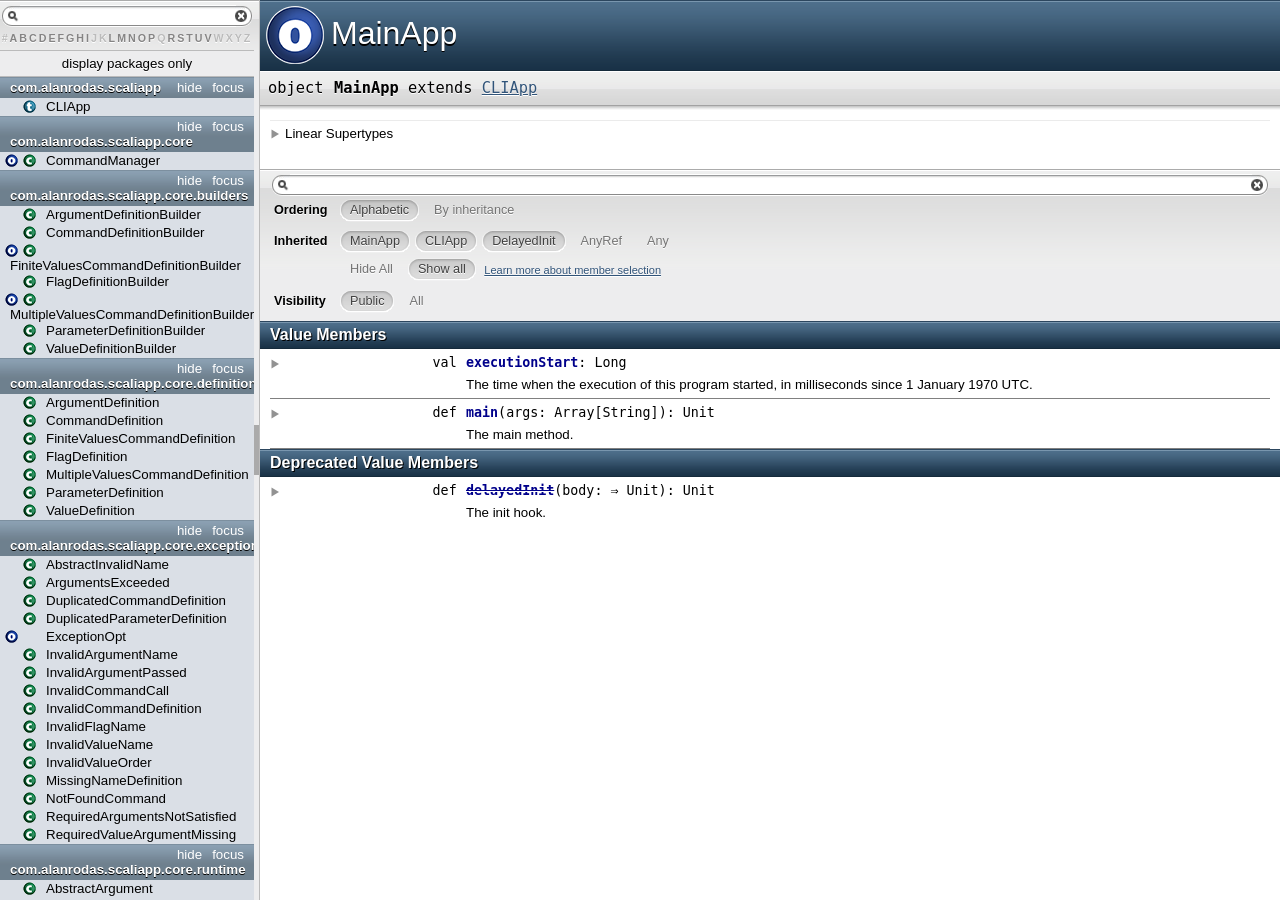
<file: api/MainApp$.html>
<!DOCTYPE html >
<html>
        <head>
          <title>MainApp - MainApp</title>
          <meta name="description" content="MainApp - MainApp" />
          <meta name="keywords" content="MainApp MainApp" />
          <meta http-equiv="content-type" content="text/html; charset=UTF-8" />
          
      <link href="lib/template.css" media="screen" type="text/css" rel="stylesheet" />
      <link href="lib/diagrams.css" media="screen" type="text/css" rel="stylesheet" id="diagrams-css" />
      <script type="text/javascript" src="lib/jquery.js" id="jquery-js"></script>
      <script type="text/javascript" src="lib/jquery-ui.js"></script>
      <script type="text/javascript" src="lib/template.js"></script>
      <script type="text/javascript" src="lib/tools.tooltip.js"></script>
      
      <script type="text/javascript">
         if(top === self) {
            var url = 'index.html';
            var hash = 'MainApp$';
            var anchor = window.location.hash;
            var anchor_opt = '';
            if (anchor.length >= 1)
              anchor_opt = '@' + anchor.substring(1);
            window.location.href = url + '#' + hash + anchor_opt;
         }
   	  </script>
    
        </head>
        <body class="value">
      <div id="definition">
        <img src="lib/object_big.png" />
        
        <h1>MainApp</h1> <span class="permalink">
      <a href="index.html#MainApp$" title="Permalink" target="_top">
        <img src="lib/permalink.png" />
      </a>
    </span>
      </div>

      <h4 id="signature" class="signature">
      <span class="modifier_kind">
        <span class="modifier"></span>
        <span class="kind">object</span>
      </span>
      <span class="symbol">
        <span class="name">MainApp</span><span class="result"> extends <a href="com/alanrodas/scaliapp/CLIApp.html" class="extype" name="com.alanrodas.scaliapp.CLIApp">CLIApp</a></span>
      </span>
      </h4>
      
          <div id="comment" class="fullcommenttop"><div class="toggleContainer block">
          <span class="toggle">Linear Supertypes</span>
          <div class="superTypes hiddenContent"><a href="com/alanrodas/scaliapp/CLIApp.html" class="extype" name="com.alanrodas.scaliapp.CLIApp">CLIApp</a>, <span class="extype" name="scala.DelayedInit">DelayedInit</span>, <span class="extype" name="scala.AnyRef">AnyRef</span>, <span class="extype" name="scala.Any">Any</span></div>
        </div></div>
        

      <div id="mbrsel">
        <div id="textfilter"><span class="pre"></span><span class="input"><input id="mbrsel-input" type="text" accesskey="/" /></span><span class="post"></span></div>
        <div id="order">
              <span class="filtertype">Ordering</span>
              <ol>
                
                <li class="alpha in"><span>Alphabetic</span></li>
                <li class="inherit out"><span>By inheritance</span></li>
              </ol>
            </div>
        <div id="ancestors">
                <span class="filtertype">Inherited<br />
                </span>
                <ol id="linearization">
                  <li class="in" name="MainApp"><span>MainApp</span></li><li class="in" name="com.alanrodas.scaliapp.CLIApp"><span>CLIApp</span></li><li class="in" name="scala.DelayedInit"><span>DelayedInit</span></li><li class="in" name="scala.AnyRef"><span>AnyRef</span></li><li class="in" name="scala.Any"><span>Any</span></li>
                </ol>
              </div><div id="ancestors">
            <span class="filtertype"></span>
            <ol>
              <li class="hideall out"><span>Hide All</span></li>
              <li class="showall in"><span>Show all</span></li>
            </ol>
            <a href="http://docs.scala-lang.org/overviews/scaladoc/usage.html#members" target="_blank">Learn more about member selection</a>
          </div>
        <div id="visbl">
            <span class="filtertype">Visibility</span>
            <ol><li class="public in"><span>Public</span></li><li class="all out"><span>All</span></li></ol>
          </div>
      </div>

      <div id="template">
        <div id="allMembers">
        

        

        

        <div id="values" class="values members">
              <h3>Value Members</h3>
              <ol><li name="scala.AnyRef#!=" visbl="pub" data-isabs="false" fullComment="yes" group="Ungrouped">
      <a id="!=(x$1:Any):Boolean"></a>
      <a id="!=(Any):Boolean"></a>
      <h4 class="signature">
      <span class="modifier_kind">
        <span class="modifier">final </span>
        <span class="kind">def</span>
      </span>
      <span class="symbol">
        <span title="gt4s: $bang$eq" class="name">!=</span><span class="params">(<span name="arg0">arg0: <span class="extype" name="scala.Any">Any</span></span>)</span><span class="result">: <span class="extype" name="scala.Boolean">Boolean</span></span>
      </span>
      </h4><span class="permalink">
      <a href="index.html#MainApp$@!=(x$1:Any):Boolean" title="Permalink" target="_top">
        <img src="lib/permalink.png" />
      </a>
    </span>
      <div class="fullcomment"><dl class="attributes block"> <dt>Definition Classes</dt><dd>AnyRef → Any</dd></dl></div>
    </li><li name="scala.AnyRef###" visbl="pub" data-isabs="false" fullComment="yes" group="Ungrouped">
      <a id="##():Int"></a>
      <a id="##():Int"></a>
      <h4 class="signature">
      <span class="modifier_kind">
        <span class="modifier">final </span>
        <span class="kind">def</span>
      </span>
      <span class="symbol">
        <span title="gt4s: $hash$hash" class="name">##</span><span class="params">()</span><span class="result">: <span class="extype" name="scala.Int">Int</span></span>
      </span>
      </h4><span class="permalink">
      <a href="index.html#MainApp$@##():Int" title="Permalink" target="_top">
        <img src="lib/permalink.png" />
      </a>
    </span>
      <div class="fullcomment"><dl class="attributes block"> <dt>Definition Classes</dt><dd>AnyRef → Any</dd></dl></div>
    </li><li name="scala.AnyRef#==" visbl="pub" data-isabs="false" fullComment="yes" group="Ungrouped">
      <a id="==(x$1:Any):Boolean"></a>
      <a id="==(Any):Boolean"></a>
      <h4 class="signature">
      <span class="modifier_kind">
        <span class="modifier">final </span>
        <span class="kind">def</span>
      </span>
      <span class="symbol">
        <span title="gt4s: $eq$eq" class="name">==</span><span class="params">(<span name="arg0">arg0: <span class="extype" name="scala.Any">Any</span></span>)</span><span class="result">: <span class="extype" name="scala.Boolean">Boolean</span></span>
      </span>
      </h4><span class="permalink">
      <a href="index.html#MainApp$@==(x$1:Any):Boolean" title="Permalink" target="_top">
        <img src="lib/permalink.png" />
      </a>
    </span>
      <div class="fullcomment"><dl class="attributes block"> <dt>Definition Classes</dt><dd>AnyRef → Any</dd></dl></div>
    </li><li name="com.alanrodas.scaliapp.CLIApp#args" visbl="prt" data-isabs="false" fullComment="yes" group="Ungrouped">
      <a id="args:Array[String]"></a>
      <a id="args:Array[String]"></a>
      <h4 class="signature">
      <span class="modifier_kind">
        <span class="modifier"></span>
        <span class="kind">def</span>
      </span>
      <span class="symbol">
        <span class="name">args</span><span class="result">: <span class="extype" name="scala.Array">Array</span>[<span class="extype" name="scala.Predef.String">String</span>]</span>
      </span>
      </h4><span class="permalink">
      <a href="index.html#MainApp$@args:Array[String]" title="Permalink" target="_top">
        <img src="lib/permalink.png" />
      </a>
    </span>
      <p class="shortcomment cmt">The command line arguments passed to the application's <code>main</code> method.</p><div class="fullcomment"><div class="comment cmt"><p>The command line arguments passed to the application's <code>main</code> method.
</p></div><dl class="attributes block"> <dt>Attributes</dt><dd>protected </dd><dt>Definition Classes</dt><dd><a href="com/alanrodas/scaliapp/CLIApp.html" class="extype" name="com.alanrodas.scaliapp.CLIApp">CLIApp</a></dd></dl></div>
    </li><li name="scala.Any#asInstanceOf" visbl="pub" data-isabs="false" fullComment="yes" group="Ungrouped">
      <a id="asInstanceOf[T0]:T0"></a>
      <a id="asInstanceOf[T0]:T0"></a>
      <h4 class="signature">
      <span class="modifier_kind">
        <span class="modifier">final </span>
        <span class="kind">def</span>
      </span>
      <span class="symbol">
        <span class="name">asInstanceOf</span><span class="tparams">[<span name="T0">T0</span>]</span><span class="result">: <span class="extype" name="scala.Any.asInstanceOf.T0">T0</span></span>
      </span>
      </h4><span class="permalink">
      <a href="index.html#MainApp$@asInstanceOf[T0]:T0" title="Permalink" target="_top">
        <img src="lib/permalink.png" />
      </a>
    </span>
      <div class="fullcomment"><dl class="attributes block"> <dt>Definition Classes</dt><dd>Any</dd></dl></div>
    </li><li name="scala.AnyRef#clone" visbl="prt" data-isabs="false" fullComment="yes" group="Ungrouped">
      <a id="clone():Object"></a>
      <a id="clone():AnyRef"></a>
      <h4 class="signature">
      <span class="modifier_kind">
        <span class="modifier"></span>
        <span class="kind">def</span>
      </span>
      <span class="symbol">
        <span class="name">clone</span><span class="params">()</span><span class="result">: <span class="extype" name="scala.AnyRef">AnyRef</span></span>
      </span>
      </h4><span class="permalink">
      <a href="index.html#MainApp$@clone():Object" title="Permalink" target="_top">
        <img src="lib/permalink.png" />
      </a>
    </span>
      <div class="fullcomment"><dl class="attributes block"> <dt>Attributes</dt><dd>protected[<a href="java$lang.html" class="extype" name="java.lang">java.lang</a>] </dd><dt>Definition Classes</dt><dd>AnyRef</dd><dt>Annotations</dt><dd>
                <span class="name">@throws</span><span class="args">(<span>
      
      <span class="defval" name="classOf[java.lang.CloneNotSupportedException]">...</span>
    </span>)</span>
              
        </dd></dl></div>
    </li><li name="com.alanrodas.scaliapp.CLIApp#commands" visbl="prt" data-isabs="false" fullComment="yes" group="Ungrouped">
      <a id="commands:com.alanrodas.scaliapp.core.CommandManager"></a>
      <a id="commands:CommandManager"></a>
      <h4 class="signature">
      <span class="modifier_kind">
        <span class="modifier">implicit </span>
        <span class="kind">val</span>
      </span>
      <span class="symbol">
        <span class="name">commands</span><span class="result">: <a href="com/alanrodas/scaliapp/core/CommandManager.html" class="extype" name="com.alanrodas.scaliapp.core.CommandManager">CommandManager</a></span>
      </span>
      </h4><span class="permalink">
      <a href="index.html#MainApp$@commands:com.alanrodas.scaliapp.core.CommandManager" title="Permalink" target="_top">
        <img src="lib/permalink.png" />
      </a>
    </span>
      <p class="shortcomment cmt">Hold the command that the user defined.</p><div class="fullcomment"><div class="comment cmt"><p>Hold the command that the user defined.</p></div><dl class="attributes block"> <dt>Attributes</dt><dd>protected </dd><dt>Definition Classes</dt><dd><a href="com/alanrodas/scaliapp/CLIApp.html" class="extype" name="com.alanrodas.scaliapp.CLIApp">CLIApp</a></dd></dl></div>
    </li><li name="scala.AnyRef#eq" visbl="pub" data-isabs="false" fullComment="yes" group="Ungrouped">
      <a id="eq(x$1:AnyRef):Boolean"></a>
      <a id="eq(AnyRef):Boolean"></a>
      <h4 class="signature">
      <span class="modifier_kind">
        <span class="modifier">final </span>
        <span class="kind">def</span>
      </span>
      <span class="symbol">
        <span class="name">eq</span><span class="params">(<span name="arg0">arg0: <span class="extype" name="scala.AnyRef">AnyRef</span></span>)</span><span class="result">: <span class="extype" name="scala.Boolean">Boolean</span></span>
      </span>
      </h4><span class="permalink">
      <a href="index.html#MainApp$@eq(x$1:AnyRef):Boolean" title="Permalink" target="_top">
        <img src="lib/permalink.png" />
      </a>
    </span>
      <div class="fullcomment"><dl class="attributes block"> <dt>Definition Classes</dt><dd>AnyRef</dd></dl></div>
    </li><li name="scala.AnyRef#equals" visbl="pub" data-isabs="false" fullComment="yes" group="Ungrouped">
      <a id="equals(x$1:Any):Boolean"></a>
      <a id="equals(Any):Boolean"></a>
      <h4 class="signature">
      <span class="modifier_kind">
        <span class="modifier"></span>
        <span class="kind">def</span>
      </span>
      <span class="symbol">
        <span class="name">equals</span><span class="params">(<span name="arg0">arg0: <span class="extype" name="scala.Any">Any</span></span>)</span><span class="result">: <span class="extype" name="scala.Boolean">Boolean</span></span>
      </span>
      </h4><span class="permalink">
      <a href="index.html#MainApp$@equals(x$1:Any):Boolean" title="Permalink" target="_top">
        <img src="lib/permalink.png" />
      </a>
    </span>
      <div class="fullcomment"><dl class="attributes block"> <dt>Definition Classes</dt><dd>AnyRef → Any</dd></dl></div>
    </li><li name="com.alanrodas.scaliapp.CLIApp#executionStart" visbl="pub" data-isabs="false" fullComment="yes" group="Ungrouped">
      <a id="executionStart:Long"></a>
      <a id="executionStart:Long"></a>
      <h4 class="signature">
      <span class="modifier_kind">
        <span class="modifier"></span>
        <span class="kind">val</span>
      </span>
      <span class="symbol">
        <span class="name">executionStart</span><span class="result">: <span class="extype" name="scala.Long">Long</span></span>
      </span>
      </h4><span class="permalink">
      <a href="index.html#MainApp$@executionStart:Long" title="Permalink" target="_top">
        <img src="lib/permalink.png" />
      </a>
    </span>
      <p class="shortcomment cmt">The time when the execution of this program started, in milliseconds since 1
January 1970 UTC.</p><div class="fullcomment"><div class="comment cmt"><p>The time when the execution of this program started, in milliseconds since 1
January 1970 UTC.</p></div><dl class="attributes block"> <dt>Definition Classes</dt><dd><a href="com/alanrodas/scaliapp/CLIApp.html" class="extype" name="com.alanrodas.scaliapp.CLIApp">CLIApp</a></dd></dl></div>
    </li><li name="scala.AnyRef#finalize" visbl="prt" data-isabs="false" fullComment="yes" group="Ungrouped">
      <a id="finalize():Unit"></a>
      <a id="finalize():Unit"></a>
      <h4 class="signature">
      <span class="modifier_kind">
        <span class="modifier"></span>
        <span class="kind">def</span>
      </span>
      <span class="symbol">
        <span class="name">finalize</span><span class="params">()</span><span class="result">: <span class="extype" name="scala.Unit">Unit</span></span>
      </span>
      </h4><span class="permalink">
      <a href="index.html#MainApp$@finalize():Unit" title="Permalink" target="_top">
        <img src="lib/permalink.png" />
      </a>
    </span>
      <div class="fullcomment"><dl class="attributes block"> <dt>Attributes</dt><dd>protected[<a href="java$lang.html" class="extype" name="java.lang">java.lang</a>] </dd><dt>Definition Classes</dt><dd>AnyRef</dd><dt>Annotations</dt><dd>
                <span class="name">@throws</span><span class="args">(<span>
      
      <span class="symbol">classOf[java.lang.Throwable]</span>
    </span>)</span>
              
        </dd></dl></div>
    </li><li name="scala.AnyRef#getClass" visbl="pub" data-isabs="false" fullComment="yes" group="Ungrouped">
      <a id="getClass():Class[_]"></a>
      <a id="getClass():Class[_]"></a>
      <h4 class="signature">
      <span class="modifier_kind">
        <span class="modifier">final </span>
        <span class="kind">def</span>
      </span>
      <span class="symbol">
        <span class="name">getClass</span><span class="params">()</span><span class="result">: <span class="extype" name="java.lang.Class">Class</span>[_]</span>
      </span>
      </h4><span class="permalink">
      <a href="index.html#MainApp$@getClass():Class[_]" title="Permalink" target="_top">
        <img src="lib/permalink.png" />
      </a>
    </span>
      <div class="fullcomment"><dl class="attributes block"> <dt>Definition Classes</dt><dd>AnyRef → Any</dd></dl></div>
    </li><li name="scala.AnyRef#hashCode" visbl="pub" data-isabs="false" fullComment="yes" group="Ungrouped">
      <a id="hashCode():Int"></a>
      <a id="hashCode():Int"></a>
      <h4 class="signature">
      <span class="modifier_kind">
        <span class="modifier"></span>
        <span class="kind">def</span>
      </span>
      <span class="symbol">
        <span class="name">hashCode</span><span class="params">()</span><span class="result">: <span class="extype" name="scala.Int">Int</span></span>
      </span>
      </h4><span class="permalink">
      <a href="index.html#MainApp$@hashCode():Int" title="Permalink" target="_top">
        <img src="lib/permalink.png" />
      </a>
    </span>
      <div class="fullcomment"><dl class="attributes block"> <dt>Definition Classes</dt><dd>AnyRef → Any</dd></dl></div>
    </li><li name="scala.Any#isInstanceOf" visbl="pub" data-isabs="false" fullComment="yes" group="Ungrouped">
      <a id="isInstanceOf[T0]:Boolean"></a>
      <a id="isInstanceOf[T0]:Boolean"></a>
      <h4 class="signature">
      <span class="modifier_kind">
        <span class="modifier">final </span>
        <span class="kind">def</span>
      </span>
      <span class="symbol">
        <span class="name">isInstanceOf</span><span class="tparams">[<span name="T0">T0</span>]</span><span class="result">: <span class="extype" name="scala.Boolean">Boolean</span></span>
      </span>
      </h4><span class="permalink">
      <a href="index.html#MainApp$@isInstanceOf[T0]:Boolean" title="Permalink" target="_top">
        <img src="lib/permalink.png" />
      </a>
    </span>
      <div class="fullcomment"><dl class="attributes block"> <dt>Definition Classes</dt><dd>Any</dd></dl></div>
    </li><li name="com.alanrodas.scaliapp.CLIApp#longParamSign" visbl="prt" data-isabs="false" fullComment="yes" group="Ungrouped">
      <a id="longParamSign:String"></a>
      <a id="longParamSign:String"></a>
      <h4 class="signature">
      <span class="modifier_kind">
        <span class="modifier"></span>
        <span class="kind">var</span>
      </span>
      <span class="symbol">
        <span class="name">longParamSign</span><span class="result">: <span class="extype" name="java.lang.String">String</span></span>
      </span>
      </h4><span class="permalink">
      <a href="index.html#MainApp$@longParamSign:String" title="Permalink" target="_top">
        <img src="lib/permalink.png" />
      </a>
    </span>
      <p class="shortcomment cmt">Define the long parameter sign to use.</p><div class="fullcomment"><div class="comment cmt"><p>Define the long parameter sign to use. Defaults to <i>&quot;--</i>.</p></div><dl class="attributes block"> <dt>Attributes</dt><dd>protected </dd><dt>Definition Classes</dt><dd><a href="com/alanrodas/scaliapp/CLIApp.html" class="extype" name="com.alanrodas.scaliapp.CLIApp">CLIApp</a></dd></dl></div>
    </li><li name="com.alanrodas.scaliapp.CLIApp#main" visbl="pub" data-isabs="false" fullComment="yes" group="Ungrouped">
      <a id="main(args:Array[String]):Unit"></a>
      <a id="main(Array[String]):Unit"></a>
      <h4 class="signature">
      <span class="modifier_kind">
        <span class="modifier"></span>
        <span class="kind">def</span>
      </span>
      <span class="symbol">
        <span class="name">main</span><span class="params">(<span name="args">args: <span class="extype" name="scala.Array">Array</span>[<span class="extype" name="scala.Predef.String">String</span>]</span>)</span><span class="result">: <span class="extype" name="scala.Unit">Unit</span></span>
      </span>
      </h4><span class="permalink">
      <a href="index.html#MainApp$@main(args:Array[String]):Unit" title="Permalink" target="_top">
        <img src="lib/permalink.png" />
      </a>
    </span>
      <p class="shortcomment cmt">The main method.</p><div class="fullcomment"><div class="comment cmt"><p>The main method.
 This stores all arguments so that they can be retrieved with <code>args</code>
 and then executes all initialization code segments in the order in which
 they were passed to <code>delayedInit</code>.</p></div><dl class="paramcmts block"><dt class="param">args</dt><dd class="cmt"><p>the arguments passed to the main method
</p></dd></dl><dl class="attributes block"> <dt>Definition Classes</dt><dd><a href="com/alanrodas/scaliapp/CLIApp.html" class="extype" name="com.alanrodas.scaliapp.CLIApp">CLIApp</a></dd></dl></div>
    </li><li name="scala.AnyRef#ne" visbl="pub" data-isabs="false" fullComment="yes" group="Ungrouped">
      <a id="ne(x$1:AnyRef):Boolean"></a>
      <a id="ne(AnyRef):Boolean"></a>
      <h4 class="signature">
      <span class="modifier_kind">
        <span class="modifier">final </span>
        <span class="kind">def</span>
      </span>
      <span class="symbol">
        <span class="name">ne</span><span class="params">(<span name="arg0">arg0: <span class="extype" name="scala.AnyRef">AnyRef</span></span>)</span><span class="result">: <span class="extype" name="scala.Boolean">Boolean</span></span>
      </span>
      </h4><span class="permalink">
      <a href="index.html#MainApp$@ne(x$1:AnyRef):Boolean" title="Permalink" target="_top">
        <img src="lib/permalink.png" />
      </a>
    </span>
      <div class="fullcomment"><dl class="attributes block"> <dt>Definition Classes</dt><dd>AnyRef</dd></dl></div>
    </li><li name="scala.AnyRef#notify" visbl="pub" data-isabs="false" fullComment="yes" group="Ungrouped">
      <a id="notify():Unit"></a>
      <a id="notify():Unit"></a>
      <h4 class="signature">
      <span class="modifier_kind">
        <span class="modifier">final </span>
        <span class="kind">def</span>
      </span>
      <span class="symbol">
        <span class="name">notify</span><span class="params">()</span><span class="result">: <span class="extype" name="scala.Unit">Unit</span></span>
      </span>
      </h4><span class="permalink">
      <a href="index.html#MainApp$@notify():Unit" title="Permalink" target="_top">
        <img src="lib/permalink.png" />
      </a>
    </span>
      <div class="fullcomment"><dl class="attributes block"> <dt>Definition Classes</dt><dd>AnyRef</dd></dl></div>
    </li><li name="scala.AnyRef#notifyAll" visbl="pub" data-isabs="false" fullComment="yes" group="Ungrouped">
      <a id="notifyAll():Unit"></a>
      <a id="notifyAll():Unit"></a>
      <h4 class="signature">
      <span class="modifier_kind">
        <span class="modifier">final </span>
        <span class="kind">def</span>
      </span>
      <span class="symbol">
        <span class="name">notifyAll</span><span class="params">()</span><span class="result">: <span class="extype" name="scala.Unit">Unit</span></span>
      </span>
      </h4><span class="permalink">
      <a href="index.html#MainApp$@notifyAll():Unit" title="Permalink" target="_top">
        <img src="lib/permalink.png" />
      </a>
    </span>
      <div class="fullcomment"><dl class="attributes block"> <dt>Definition Classes</dt><dd>AnyRef</dd></dl></div>
    </li><li name="com.alanrodas.scaliapp.CLIApp#onCommandNotFound" visbl="prt" data-isabs="false" fullComment="yes" group="Ungrouped">
      <a id="onCommandNotFound:com.alanrodas.scaliapp.core.exceptions.NotFoundCommand=&gt;Unit"></a>
      <a id="onCommandNotFound:(NotFoundCommand)⇒Unit"></a>
      <h4 class="signature">
      <span class="modifier_kind">
        <span class="modifier"></span>
        <span class="kind">val</span>
      </span>
      <span class="symbol">
        <span class="name">onCommandNotFound</span><span class="result">: (<a href="com/alanrodas/scaliapp/core/exceptions/NotFoundCommand.html" class="extype" name="com.alanrodas.scaliapp.core.exceptions.NotFoundCommand">NotFoundCommand</a>) ⇒ <span class="extype" name="scala.Unit">Unit</span></span>
      </span>
      </h4><span class="permalink">
      <a href="index.html#MainApp$@onCommandNotFound:com.alanrodas.scaliapp.core.exceptions.NotFoundCommand=&gt;Unit" title="Permalink" target="_top">
        <img src="lib/permalink.png" />
      </a>
    </span>
      <p class="shortcomment cmt">Define the action to take in case the program was called with an invalid command.</p><div class="fullcomment"><div class="comment cmt"><p>Define the action to take in case the program was called with an invalid command.</p></div><dl class="attributes block"> <dt>Attributes</dt><dd>protected </dd><dt>Definition Classes</dt><dd><a href="com/alanrodas/scaliapp/CLIApp.html" class="extype" name="com.alanrodas.scaliapp.CLIApp">CLIApp</a></dd></dl></div>
    </li><li name="com.alanrodas.scaliapp.CLIApp#onInvalidCommandCall" visbl="prt" data-isabs="false" fullComment="yes" group="Ungrouped">
      <a id="onInvalidCommandCall:com.alanrodas.scaliapp.core.exceptions.InvalidCommandCall=&gt;Unit"></a>
      <a id="onInvalidCommandCall:(InvalidCommandCall)⇒Unit"></a>
      <h4 class="signature">
      <span class="modifier_kind">
        <span class="modifier"></span>
        <span class="kind">val</span>
      </span>
      <span class="symbol">
        <span class="name">onInvalidCommandCall</span><span class="result">: (<a href="com/alanrodas/scaliapp/core/exceptions/InvalidCommandCall.html" class="extype" name="com.alanrodas.scaliapp.core.exceptions.InvalidCommandCall">InvalidCommandCall</a>) ⇒ <span class="extype" name="scala.Unit">Unit</span></span>
      </span>
      </h4><span class="permalink">
      <a href="index.html#MainApp$@onInvalidCommandCall:com.alanrodas.scaliapp.core.exceptions.InvalidCommandCall=&gt;Unit" title="Permalink" target="_top">
        <img src="lib/permalink.png" />
      </a>
    </span>
      <p class="shortcomment cmt">Define the action to take in case the program was called with an invalid set of values.</p><div class="fullcomment"><div class="comment cmt"><p>Define the action to take in case the program was called with an invalid set of values.</p></div><dl class="attributes block"> <dt>Attributes</dt><dd>protected </dd><dt>Definition Classes</dt><dd><a href="com/alanrodas/scaliapp/CLIApp.html" class="extype" name="com.alanrodas.scaliapp.CLIApp">CLIApp</a></dd></dl></div>
    </li><li name="com.alanrodas.scaliapp.CLIApp#shortParamSign" visbl="prt" data-isabs="false" fullComment="yes" group="Ungrouped">
      <a id="shortParamSign:String"></a>
      <a id="shortParamSign:String"></a>
      <h4 class="signature">
      <span class="modifier_kind">
        <span class="modifier"></span>
        <span class="kind">var</span>
      </span>
      <span class="symbol">
        <span class="name">shortParamSign</span><span class="result">: <span class="extype" name="java.lang.String">String</span></span>
      </span>
      </h4><span class="permalink">
      <a href="index.html#MainApp$@shortParamSign:String" title="Permalink" target="_top">
        <img src="lib/permalink.png" />
      </a>
    </span>
      <p class="shortcomment cmt">Define the short parameter sign to use.</p><div class="fullcomment"><div class="comment cmt"><p>Define the short parameter sign to use. Defaults to <i>&quot;-</i>.</p></div><dl class="attributes block"> <dt>Attributes</dt><dd>protected </dd><dt>Definition Classes</dt><dd><a href="com/alanrodas/scaliapp/CLIApp.html" class="extype" name="com.alanrodas.scaliapp.CLIApp">CLIApp</a></dd></dl></div>
    </li><li name="scala.AnyRef#synchronized" visbl="pub" data-isabs="false" fullComment="yes" group="Ungrouped">
      <a id="synchronized[T0](x$1:=&gt;T0):T0"></a>
      <a id="synchronized[T0](⇒T0):T0"></a>
      <h4 class="signature">
      <span class="modifier_kind">
        <span class="modifier">final </span>
        <span class="kind">def</span>
      </span>
      <span class="symbol">
        <span class="name">synchronized</span><span class="tparams">[<span name="T0">T0</span>]</span><span class="params">(<span name="arg0">arg0: ⇒ <span class="extype" name="java.lang.AnyRef.synchronized.T0">T0</span></span>)</span><span class="result">: <span class="extype" name="java.lang.AnyRef.synchronized.T0">T0</span></span>
      </span>
      </h4><span class="permalink">
      <a href="index.html#MainApp$@synchronized[T0](x$1:=&gt;T0):T0" title="Permalink" target="_top">
        <img src="lib/permalink.png" />
      </a>
    </span>
      <div class="fullcomment"><dl class="attributes block"> <dt>Definition Classes</dt><dd>AnyRef</dd></dl></div>
    </li><li name="scala.AnyRef#toString" visbl="pub" data-isabs="false" fullComment="yes" group="Ungrouped">
      <a id="toString():String"></a>
      <a id="toString():String"></a>
      <h4 class="signature">
      <span class="modifier_kind">
        <span class="modifier"></span>
        <span class="kind">def</span>
      </span>
      <span class="symbol">
        <span class="name">toString</span><span class="params">()</span><span class="result">: <span class="extype" name="java.lang.String">String</span></span>
      </span>
      </h4><span class="permalink">
      <a href="index.html#MainApp$@toString():String" title="Permalink" target="_top">
        <img src="lib/permalink.png" />
      </a>
    </span>
      <div class="fullcomment"><dl class="attributes block"> <dt>Definition Classes</dt><dd>AnyRef → Any</dd></dl></div>
    </li><li name="scala.AnyRef#wait" visbl="pub" data-isabs="false" fullComment="yes" group="Ungrouped">
      <a id="wait():Unit"></a>
      <a id="wait():Unit"></a>
      <h4 class="signature">
      <span class="modifier_kind">
        <span class="modifier">final </span>
        <span class="kind">def</span>
      </span>
      <span class="symbol">
        <span class="name">wait</span><span class="params">()</span><span class="result">: <span class="extype" name="scala.Unit">Unit</span></span>
      </span>
      </h4><span class="permalink">
      <a href="index.html#MainApp$@wait():Unit" title="Permalink" target="_top">
        <img src="lib/permalink.png" />
      </a>
    </span>
      <div class="fullcomment"><dl class="attributes block"> <dt>Definition Classes</dt><dd>AnyRef</dd><dt>Annotations</dt><dd>
                <span class="name">@throws</span><span class="args">(<span>
      
      <span class="defval" name="classOf[java.lang.InterruptedException]">...</span>
    </span>)</span>
              
        </dd></dl></div>
    </li><li name="scala.AnyRef#wait" visbl="pub" data-isabs="false" fullComment="yes" group="Ungrouped">
      <a id="wait(x$1:Long,x$2:Int):Unit"></a>
      <a id="wait(Long,Int):Unit"></a>
      <h4 class="signature">
      <span class="modifier_kind">
        <span class="modifier">final </span>
        <span class="kind">def</span>
      </span>
      <span class="symbol">
        <span class="name">wait</span><span class="params">(<span name="arg0">arg0: <span class="extype" name="scala.Long">Long</span></span>, <span name="arg1">arg1: <span class="extype" name="scala.Int">Int</span></span>)</span><span class="result">: <span class="extype" name="scala.Unit">Unit</span></span>
      </span>
      </h4><span class="permalink">
      <a href="index.html#MainApp$@wait(x$1:Long,x$2:Int):Unit" title="Permalink" target="_top">
        <img src="lib/permalink.png" />
      </a>
    </span>
      <div class="fullcomment"><dl class="attributes block"> <dt>Definition Classes</dt><dd>AnyRef</dd><dt>Annotations</dt><dd>
                <span class="name">@throws</span><span class="args">(<span>
      
      <span class="defval" name="classOf[java.lang.InterruptedException]">...</span>
    </span>)</span>
              
        </dd></dl></div>
    </li><li name="scala.AnyRef#wait" visbl="pub" data-isabs="false" fullComment="yes" group="Ungrouped">
      <a id="wait(x$1:Long):Unit"></a>
      <a id="wait(Long):Unit"></a>
      <h4 class="signature">
      <span class="modifier_kind">
        <span class="modifier">final </span>
        <span class="kind">def</span>
      </span>
      <span class="symbol">
        <span class="name">wait</span><span class="params">(<span name="arg0">arg0: <span class="extype" name="scala.Long">Long</span></span>)</span><span class="result">: <span class="extype" name="scala.Unit">Unit</span></span>
      </span>
      </h4><span class="permalink">
      <a href="index.html#MainApp$@wait(x$1:Long):Unit" title="Permalink" target="_top">
        <img src="lib/permalink.png" />
      </a>
    </span>
      <div class="fullcomment"><dl class="attributes block"> <dt>Definition Classes</dt><dd>AnyRef</dd><dt>Annotations</dt><dd>
                <span class="name">@throws</span><span class="args">(<span>
      
      <span class="defval" name="classOf[java.lang.InterruptedException]">...</span>
    </span>)</span>
              
        </dd></dl></div>
    </li></ol>
            </div>

        

        <div id="values" class="values members">
              <h3>Deprecated Value Members</h3>
              <ol><li name="com.alanrodas.scaliapp.CLIApp#delayedInit" visbl="pub" data-isabs="false" fullComment="yes" group="Ungrouped">
      <a id="delayedInit(body:=&gt;Unit):Unit"></a>
      <a id="delayedInit(⇒Unit):Unit"></a>
      <h4 class="signature">
      <span class="modifier_kind">
        <span class="modifier"></span>
        <span class="kind">def</span>
      </span>
      <span class="symbol">
        <span class="name deprecated" title="Deprecated: (Since version 2.11.0) The delayedInit mechanism will disappear.">delayedInit</span><span class="params">(<span name="body">body: ⇒ <span class="extype" name="scala.Unit">Unit</span></span>)</span><span class="result">: <span class="extype" name="scala.Unit">Unit</span></span>
      </span>
      </h4><span class="permalink">
      <a href="index.html#MainApp$@delayedInit(body:=&gt;Unit):Unit" title="Permalink" target="_top">
        <img src="lib/permalink.png" />
      </a>
    </span>
      <p class="shortcomment cmt">The init hook.</p><div class="fullcomment"><div class="comment cmt"><p>The init hook. This saves all initialization code for execution within <code>main</code>.
 This method is normally never called directly from user code.
 Instead it is called as compiler-generated code for those classes and objects
 (but not traits) that inherit from the <code>DelayedInit</code> trait and that do not
 themselves define a <code>delayedInit</code> method.</p></div><dl class="paramcmts block"><dt class="param">body</dt><dd class="cmt"><p>the initialization code to be stored for later execution
</p></dd></dl><dl class="attributes block"> <dt>Definition Classes</dt><dd><a href="com/alanrodas/scaliapp/CLIApp.html" class="extype" name="com.alanrodas.scaliapp.CLIApp">CLIApp</a> → DelayedInit</dd><dt>Annotations</dt><dd>
                <span class="name">@deprecated</span>
              
        </dd><dt>Deprecated</dt><dd class="cmt"><p><i>(Since version 2.11.0)</i> The delayedInit mechanism will disappear.</p></dd></dl></div>
    </li></ol>
            </div>
        </div>

        <div id="inheritedMembers">
        <div class="parent" name="com.alanrodas.scaliapp.CLIApp">
              <h3>Inherited from <a href="com/alanrodas/scaliapp/CLIApp.html" class="extype" name="com.alanrodas.scaliapp.CLIApp">CLIApp</a></h3>
            </div><div class="parent" name="scala.DelayedInit">
              <h3>Inherited from <span class="extype" name="scala.DelayedInit">DelayedInit</span></h3>
            </div><div class="parent" name="scala.AnyRef">
              <h3>Inherited from <span class="extype" name="scala.AnyRef">AnyRef</span></h3>
            </div><div class="parent" name="scala.Any">
              <h3>Inherited from <span class="extype" name="scala.Any">Any</span></h3>
            </div>
        
        </div>

        <div id="groupedMembers">
        <div class="group" name="Ungrouped">
              <h3>Ungrouped</h3>
              
            </div>
        </div>

      </div>

      <div id="tooltip"></div>

      <div id="footer">  </div>


    </body>
      </html>
</file>
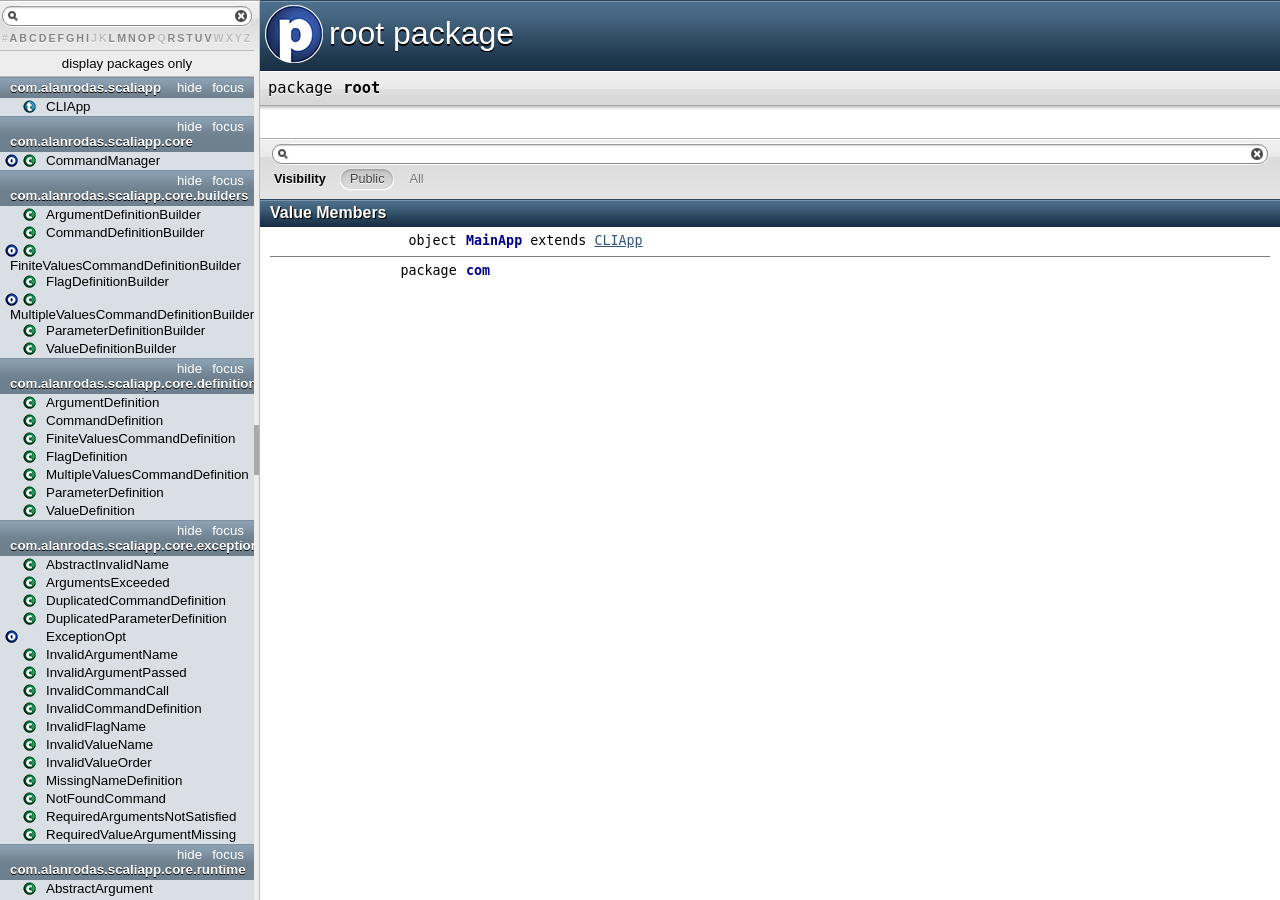
<file: api/package.html>
<!DOCTYPE html >
<html>
        <head>
          <title>root - _root_</title>
          <meta name="description" content="root - root " />
          <meta name="keywords" content="root root " />
          <meta http-equiv="content-type" content="text/html; charset=UTF-8" />
          
      <link href="lib/template.css" media="screen" type="text/css" rel="stylesheet" />
      <link href="lib/diagrams.css" media="screen" type="text/css" rel="stylesheet" id="diagrams-css" />
      <script type="text/javascript" src="lib/jquery.js" id="jquery-js"></script>
      <script type="text/javascript" src="lib/jquery-ui.js"></script>
      <script type="text/javascript" src="lib/template.js"></script>
      <script type="text/javascript" src="lib/tools.tooltip.js"></script>
      
      <script type="text/javascript">
         if(top === self) {
            var url = 'index.html';
            var hash = 'package';
            var anchor = window.location.hash;
            var anchor_opt = '';
            if (anchor.length >= 1)
              anchor_opt = '@' + anchor.substring(1);
            window.location.href = url + '#' + hash + anchor_opt;
         }
   	  </script>
    
        </head>
        <body class="value">
      <div id="definition">
        <img src="lib/package_big.png" />
        
        <h1>root package</h1> <span class="permalink">
      <a href="index.html#package" title="Permalink" target="_top">
        <img src="lib/permalink.png" />
      </a>
    </span>
      </div>

      <h4 id="signature" class="signature">
      <span class="modifier_kind">
        <span class="modifier"></span>
        <span class="kind">package</span>
      </span>
      <span class="symbol">
        <span class="name">root</span>
      </span>
      </h4>
      
          <div id="comment" class="fullcommenttop"></div>
        

      <div id="mbrsel">
        <div id="textfilter"><span class="pre"></span><span class="input"><input id="mbrsel-input" type="text" accesskey="/" /></span><span class="post"></span></div>
        
        
        <div id="visbl">
            <span class="filtertype">Visibility</span>
            <ol><li class="public in"><span>Public</span></li><li class="all out"><span>All</span></li></ol>
          </div>
      </div>

      <div id="template">
        <div id="allMembers">
        

        

        

        <div id="values" class="values members">
              <h3>Value Members</h3>
              <ol><li name="_root_.MainApp" visbl="pub" data-isabs="false" fullComment="no" group="Ungrouped">
      <a id="MainApp"></a>
      <a id="MainApp:MainApp"></a>
      <h4 class="signature">
      <span class="modifier_kind">
        <span class="modifier"></span>
        <span class="kind">object</span>
      </span>
      <span class="symbol">
        <a href="MainApp$.html"><span class="name">MainApp</span></a><span class="result"> extends <a href="com/alanrodas/scaliapp/CLIApp.html" class="extype" name="com.alanrodas.scaliapp.CLIApp">CLIApp</a></span>
      </span>
      </h4><span class="permalink">
      <a href="index.html#package@MainApp" title="Permalink" target="_top">
        <img src="lib/permalink.png" />
      </a>
    </span>
      
    </li><li name="_root_.com" visbl="pub" data-isabs="false" fullComment="no" group="Ungrouped">
      <a id="com"></a>
      <a id="com:com"></a>
      <h4 class="signature">
      <span class="modifier_kind">
        <span class="modifier"></span>
        <span class="kind">package</span>
      </span>
      <span class="symbol">
        <a href="com/package.html"><span class="name">com</span></a>
      </span>
      </h4><span class="permalink">
      <a href="index.html#package@com" title="Permalink" target="_top">
        <img src="lib/permalink.png" />
      </a>
    </span>
      
    </li></ol>
            </div>

        

        
        </div>

        <div id="inheritedMembers">
        
        
        </div>

        <div id="groupedMembers">
        <div class="group" name="Ungrouped">
              <h3>Ungrouped</h3>
              
            </div>
        </div>

      </div>

      <div id="tooltip"></div>

      <div id="footer">  </div>


    </body>
      </html>
</file>
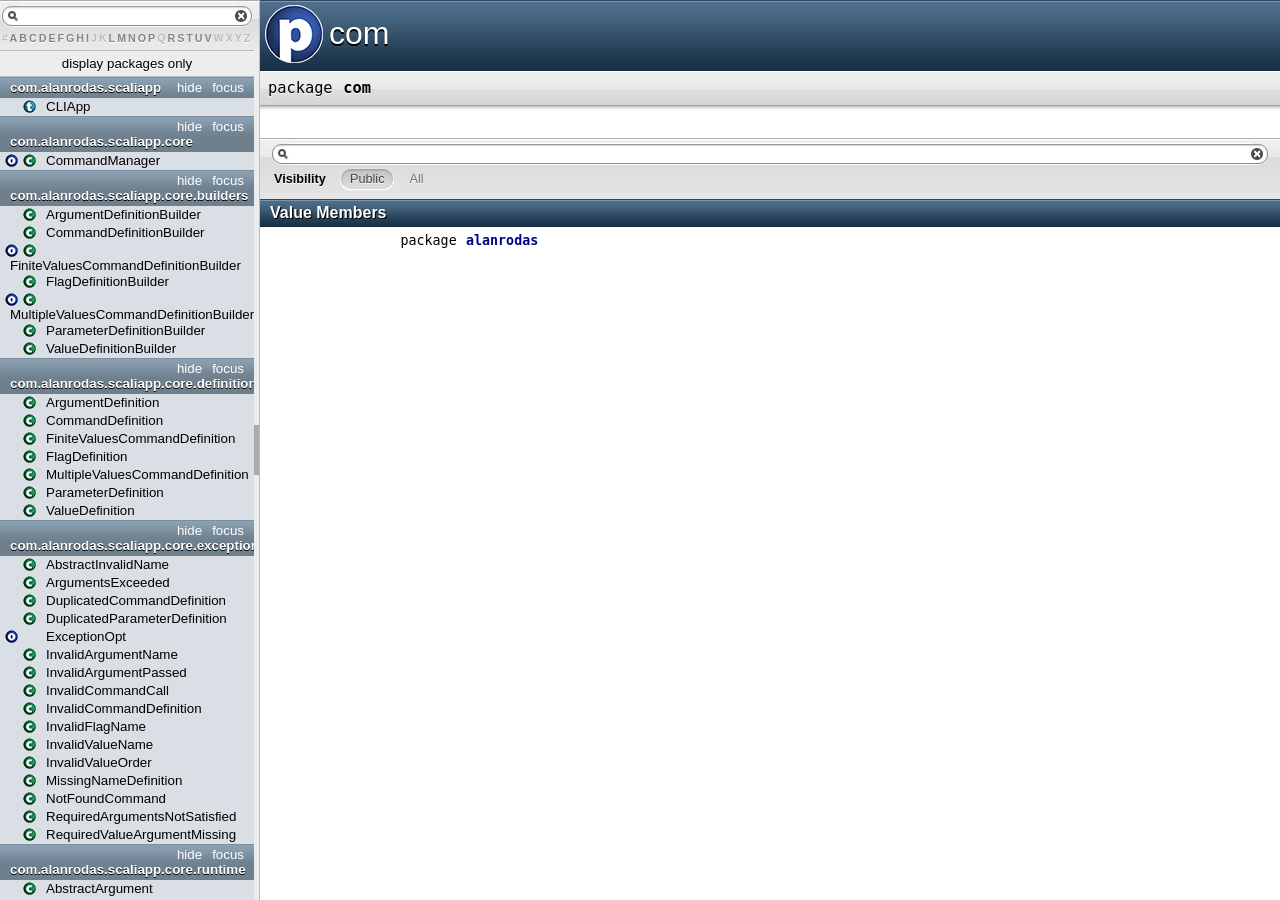
<file: api/com/package.html>
<!DOCTYPE html >
<html>
        <head>
          <title>com - com</title>
          <meta name="description" content="com - com" />
          <meta name="keywords" content="com com" />
          <meta http-equiv="content-type" content="text/html; charset=UTF-8" />
          
      <link href="../lib/template.css" media="screen" type="text/css" rel="stylesheet" />
      <link href="../lib/diagrams.css" media="screen" type="text/css" rel="stylesheet" id="diagrams-css" />
      <script type="text/javascript" src="../lib/jquery.js" id="jquery-js"></script>
      <script type="text/javascript" src="../lib/jquery-ui.js"></script>
      <script type="text/javascript" src="../lib/template.js"></script>
      <script type="text/javascript" src="../lib/tools.tooltip.js"></script>
      
      <script type="text/javascript">
         if(top === self) {
            var url = '../index.html';
            var hash = 'com.package';
            var anchor = window.location.hash;
            var anchor_opt = '';
            if (anchor.length >= 1)
              anchor_opt = '@' + anchor.substring(1);
            window.location.href = url + '#' + hash + anchor_opt;
         }
   	  </script>
    
        </head>
        <body class="value">
      <div id="definition">
        <img src="../lib/package_big.png" />
        
        <h1>com</h1> <span class="permalink">
      <a href="../index.html#com.package" title="Permalink" target="_top">
        <img src="../lib/permalink.png" />
      </a>
    </span>
      </div>

      <h4 id="signature" class="signature">
      <span class="modifier_kind">
        <span class="modifier"></span>
        <span class="kind">package</span>
      </span>
      <span class="symbol">
        <span class="name">com</span>
      </span>
      </h4>
      
          <div id="comment" class="fullcommenttop"></div>
        

      <div id="mbrsel">
        <div id="textfilter"><span class="pre"></span><span class="input"><input id="mbrsel-input" type="text" accesskey="/" /></span><span class="post"></span></div>
        
        
        <div id="visbl">
            <span class="filtertype">Visibility</span>
            <ol><li class="public in"><span>Public</span></li><li class="all out"><span>All</span></li></ol>
          </div>
      </div>

      <div id="template">
        <div id="allMembers">
        

        

        

        <div id="values" class="values members">
              <h3>Value Members</h3>
              <ol><li name="com.alanrodas" visbl="pub" data-isabs="false" fullComment="no" group="Ungrouped">
      <a id="alanrodas"></a>
      <a id="alanrodas:alanrodas"></a>
      <h4 class="signature">
      <span class="modifier_kind">
        <span class="modifier"></span>
        <span class="kind">package</span>
      </span>
      <span class="symbol">
        <a href="alanrodas/package.html"><span class="name">alanrodas</span></a>
      </span>
      </h4><span class="permalink">
      <a href="../index.html#com.package@alanrodas" title="Permalink" target="_top">
        <img src="../lib/permalink.png" />
      </a>
    </span>
      
    </li></ol>
            </div>

        

        
        </div>

        <div id="inheritedMembers">
        
        
        </div>

        <div id="groupedMembers">
        <div class="group" name="Ungrouped">
              <h3>Ungrouped</h3>
              
            </div>
        </div>

      </div>

      <div id="tooltip"></div>

      <div id="footer">  </div>


    </body>
      </html>
</file>
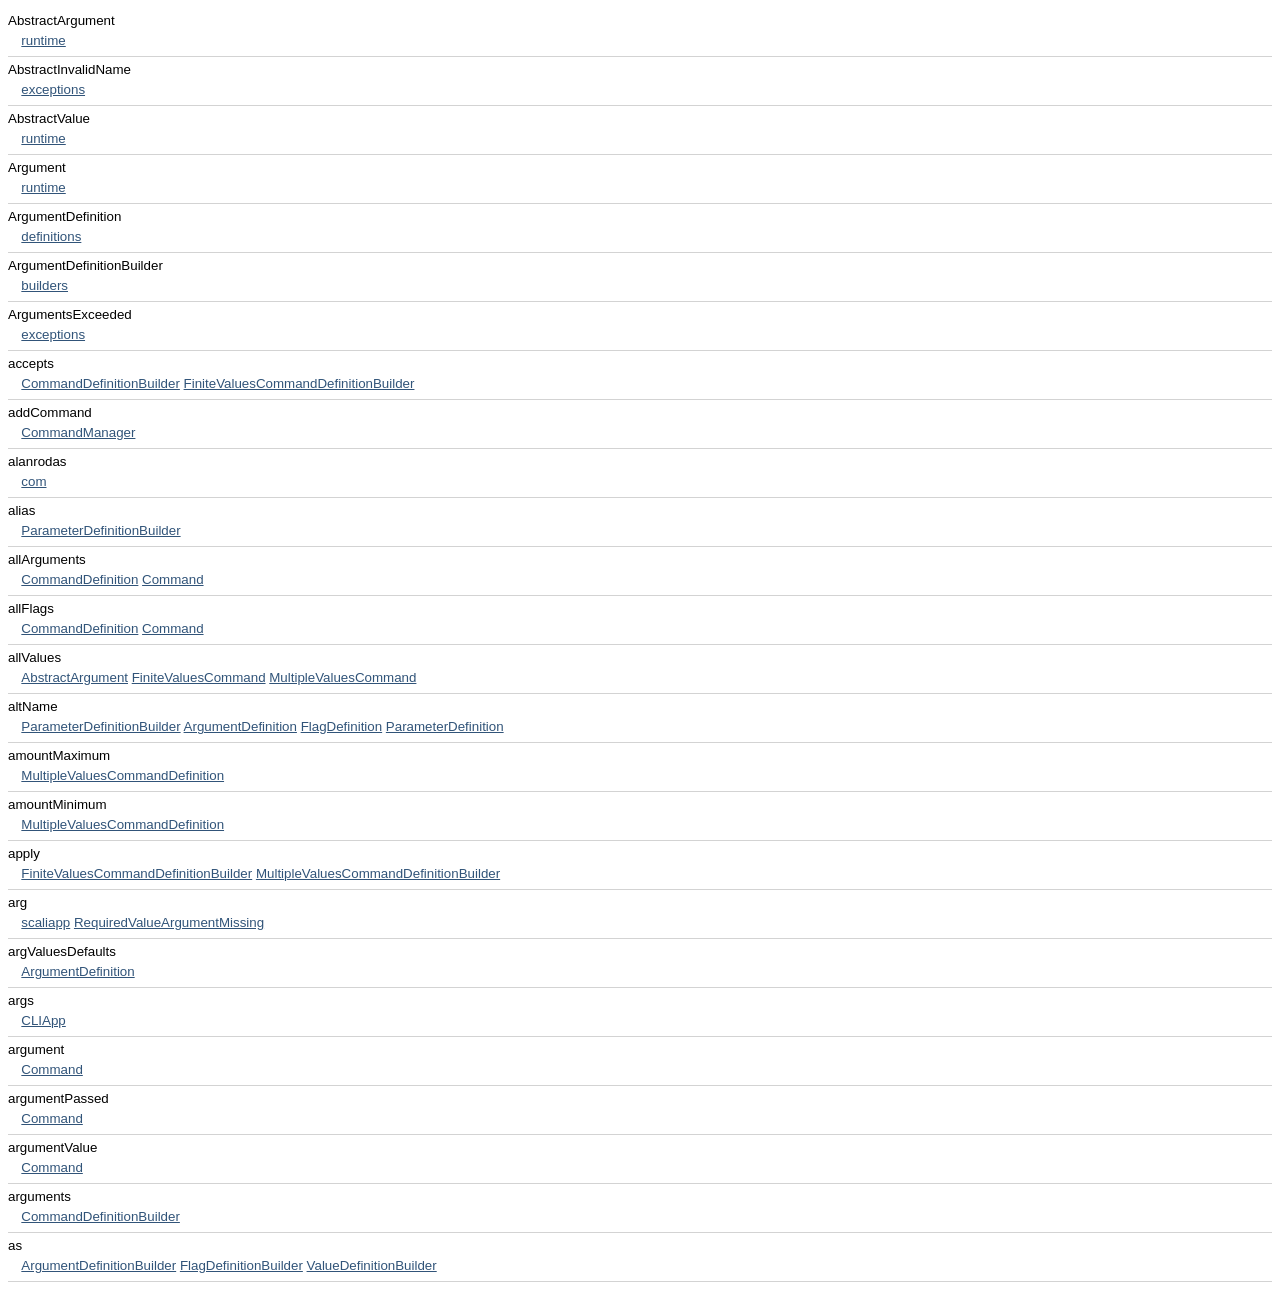
<file: api/index/index-a.html>
<!DOCTYPE html >
<html>
        <head>
          <title></title>
          <meta name="description" content="" />
          <meta name="keywords" content="" />
          <meta http-equiv="content-type" content="text/html; charset=UTF-8" />
          
      <link href="../lib/ref-index.css" media="screen" type="text/css" rel="stylesheet" />
      <script type="text/javascript" src="../lib/jquery.js"></script>
    
        </head>
        <body><div class="entry">
      <div class="name">AbstractArgument</div>
      <div class="occurrences"><a href="../com/alanrodas/scaliapp/core/runtime/package.html" class="extype" name="com.alanrodas.scaliapp.core.runtime">runtime</a> </div>
    </div><div class="entry">
      <div class="name">AbstractInvalidName</div>
      <div class="occurrences"><a href="../com/alanrodas/scaliapp/core/exceptions/package.html" class="extype" name="com.alanrodas.scaliapp.core.exceptions">exceptions</a> </div>
    </div><div class="entry">
      <div class="name">AbstractValue</div>
      <div class="occurrences"><a href="../com/alanrodas/scaliapp/core/runtime/package.html" class="extype" name="com.alanrodas.scaliapp.core.runtime">runtime</a> </div>
    </div><div class="entry">
      <div class="name">Argument</div>
      <div class="occurrences"><a href="../com/alanrodas/scaliapp/core/runtime/package.html" class="extype" name="com.alanrodas.scaliapp.core.runtime">runtime</a> </div>
    </div><div class="entry">
      <div class="name">ArgumentDefinition</div>
      <div class="occurrences"><a href="../com/alanrodas/scaliapp/core/definitions/package.html" class="extype" name="com.alanrodas.scaliapp.core.definitions">definitions</a> </div>
    </div><div class="entry">
      <div class="name">ArgumentDefinitionBuilder</div>
      <div class="occurrences"><a href="../com/alanrodas/scaliapp/core/builders/package.html" class="extype" name="com.alanrodas.scaliapp.core.builders">builders</a> </div>
    </div><div class="entry">
      <div class="name">ArgumentsExceeded</div>
      <div class="occurrences"><a href="../com/alanrodas/scaliapp/core/exceptions/package.html" class="extype" name="com.alanrodas.scaliapp.core.exceptions">exceptions</a> </div>
    </div><div class="entry">
      <div class="name">accepts</div>
      <div class="occurrences"><a href="../com/alanrodas/scaliapp/core/builders/CommandDefinitionBuilder.html" class="extype" name="com.alanrodas.scaliapp.core.builders.CommandDefinitionBuilder">CommandDefinitionBuilder</a> <a href="../com/alanrodas/scaliapp/core/builders/FiniteValuesCommandDefinitionBuilder.html" class="extype" name="com.alanrodas.scaliapp.core.builders.FiniteValuesCommandDefinitionBuilder">FiniteValuesCommandDefinitionBuilder</a> </div>
    </div><div class="entry">
      <div class="name">addCommand</div>
      <div class="occurrences"><a href="../com/alanrodas/scaliapp/core/CommandManager.html" class="extype" name="com.alanrodas.scaliapp.core.CommandManager">CommandManager</a> </div>
    </div><div class="entry">
      <div class="name">alanrodas</div>
      <div class="occurrences"><a href="../com/package.html" class="extype" name="com">com</a> </div>
    </div><div class="entry">
      <div class="name">alias</div>
      <div class="occurrences"><a href="../com/alanrodas/scaliapp/core/builders/ParameterDefinitionBuilder.html" class="extype" name="com.alanrodas.scaliapp.core.builders.ParameterDefinitionBuilder">ParameterDefinitionBuilder</a> </div>
    </div><div class="entry">
      <div class="name">allArguments</div>
      <div class="occurrences"><a href="../com/alanrodas/scaliapp/core/definitions/CommandDefinition.html" class="extype" name="com.alanrodas.scaliapp.core.definitions.CommandDefinition">CommandDefinition</a> <a href="../com/alanrodas/scaliapp/core/runtime/Command.html" class="extype" name="com.alanrodas.scaliapp.core.runtime.Command">Command</a> </div>
    </div><div class="entry">
      <div class="name">allFlags</div>
      <div class="occurrences"><a href="../com/alanrodas/scaliapp/core/definitions/CommandDefinition.html" class="extype" name="com.alanrodas.scaliapp.core.definitions.CommandDefinition">CommandDefinition</a> <a href="../com/alanrodas/scaliapp/core/runtime/Command.html" class="extype" name="com.alanrodas.scaliapp.core.runtime.Command">Command</a> </div>
    </div><div class="entry">
      <div class="name">allValues</div>
      <div class="occurrences"><a href="../com/alanrodas/scaliapp/core/runtime/AbstractArgument.html" class="extype" name="com.alanrodas.scaliapp.core.runtime.AbstractArgument">AbstractArgument</a> <a href="../com/alanrodas/scaliapp/core/runtime/FiniteValuesCommand.html" class="extype" name="com.alanrodas.scaliapp.core.runtime.FiniteValuesCommand">FiniteValuesCommand</a> <a href="../com/alanrodas/scaliapp/core/runtime/MultipleValuesCommand.html" class="extype" name="com.alanrodas.scaliapp.core.runtime.MultipleValuesCommand">MultipleValuesCommand</a> </div>
    </div><div class="entry">
      <div class="name">altName</div>
      <div class="occurrences"><a href="../com/alanrodas/scaliapp/core/builders/ParameterDefinitionBuilder.html" class="extype" name="com.alanrodas.scaliapp.core.builders.ParameterDefinitionBuilder">ParameterDefinitionBuilder</a> <a href="../com/alanrodas/scaliapp/core/definitions/ArgumentDefinition.html" class="extype" name="com.alanrodas.scaliapp.core.definitions.ArgumentDefinition">ArgumentDefinition</a> <a href="../com/alanrodas/scaliapp/core/definitions/FlagDefinition.html" class="extype" name="com.alanrodas.scaliapp.core.definitions.FlagDefinition">FlagDefinition</a> <a href="../com/alanrodas/scaliapp/core/definitions/ParameterDefinition.html" class="extype" name="com.alanrodas.scaliapp.core.definitions.ParameterDefinition">ParameterDefinition</a> </div>
    </div><div class="entry">
      <div class="name">amountMaximum</div>
      <div class="occurrences"><a href="../com/alanrodas/scaliapp/core/definitions/MultipleValuesCommandDefinition.html" class="extype" name="com.alanrodas.scaliapp.core.definitions.MultipleValuesCommandDefinition">MultipleValuesCommandDefinition</a> </div>
    </div><div class="entry">
      <div class="name">amountMinimum</div>
      <div class="occurrences"><a href="../com/alanrodas/scaliapp/core/definitions/MultipleValuesCommandDefinition.html" class="extype" name="com.alanrodas.scaliapp.core.definitions.MultipleValuesCommandDefinition">MultipleValuesCommandDefinition</a> </div>
    </div><div class="entry">
      <div class="name">apply</div>
      <div class="occurrences"><a href="../com/alanrodas/scaliapp/core/builders/FiniteValuesCommandDefinitionBuilder$.html" class="extype" name="com.alanrodas.scaliapp.core.builders.FiniteValuesCommandDefinitionBuilder">FiniteValuesCommandDefinitionBuilder</a> <a href="../com/alanrodas/scaliapp/core/builders/MultipleValuesCommandDefinitionBuilder$.html" class="extype" name="com.alanrodas.scaliapp.core.builders.MultipleValuesCommandDefinitionBuilder">MultipleValuesCommandDefinitionBuilder</a> </div>
    </div><div class="entry">
      <div class="name">arg</div>
      <div class="occurrences"><a href="../com/alanrodas/scaliapp/package.html" class="extype" name="com.alanrodas.scaliapp">scaliapp</a> <a href="../com/alanrodas/scaliapp/core/exceptions/RequiredValueArgumentMissing.html" class="extype" name="com.alanrodas.scaliapp.core.exceptions.RequiredValueArgumentMissing">RequiredValueArgumentMissing</a> </div>
    </div><div class="entry">
      <div class="name">argValuesDefaults</div>
      <div class="occurrences"><a href="../com/alanrodas/scaliapp/core/definitions/ArgumentDefinition.html" class="extype" name="com.alanrodas.scaliapp.core.definitions.ArgumentDefinition">ArgumentDefinition</a> </div>
    </div><div class="entry">
      <div class="name">args</div>
      <div class="occurrences"><a href="../com/alanrodas/scaliapp/CLIApp.html" class="extype" name="com.alanrodas.scaliapp.CLIApp">CLIApp</a> </div>
    </div><div class="entry">
      <div class="name">argument</div>
      <div class="occurrences"><a href="../com/alanrodas/scaliapp/core/runtime/Command.html" class="extype" name="com.alanrodas.scaliapp.core.runtime.Command">Command</a> </div>
    </div><div class="entry">
      <div class="name">argumentPassed</div>
      <div class="occurrences"><a href="../com/alanrodas/scaliapp/core/runtime/Command.html" class="extype" name="com.alanrodas.scaliapp.core.runtime.Command">Command</a> </div>
    </div><div class="entry">
      <div class="name">argumentValue</div>
      <div class="occurrences"><a href="../com/alanrodas/scaliapp/core/runtime/Command.html" class="extype" name="com.alanrodas.scaliapp.core.runtime.Command">Command</a> </div>
    </div><div class="entry">
      <div class="name">arguments</div>
      <div class="occurrences"><a href="../com/alanrodas/scaliapp/core/builders/CommandDefinitionBuilder.html" class="extype" name="com.alanrodas.scaliapp.core.builders.CommandDefinitionBuilder">CommandDefinitionBuilder</a> </div>
    </div><div class="entry">
      <div class="name">as</div>
      <div class="occurrences"><a href="../com/alanrodas/scaliapp/core/builders/ArgumentDefinitionBuilder.html" class="extype" name="com.alanrodas.scaliapp.core.builders.ArgumentDefinitionBuilder">ArgumentDefinitionBuilder</a> <a href="../com/alanrodas/scaliapp/core/builders/FlagDefinitionBuilder.html" class="extype" name="com.alanrodas.scaliapp.core.builders.FlagDefinitionBuilder">FlagDefinitionBuilder</a> <a href="../com/alanrodas/scaliapp/core/builders/ValueDefinitionBuilder.html" class="extype" name="com.alanrodas.scaliapp.core.builders.ValueDefinitionBuilder">ValueDefinitionBuilder</a> </div>
    </div></body>
      </html>
</file>
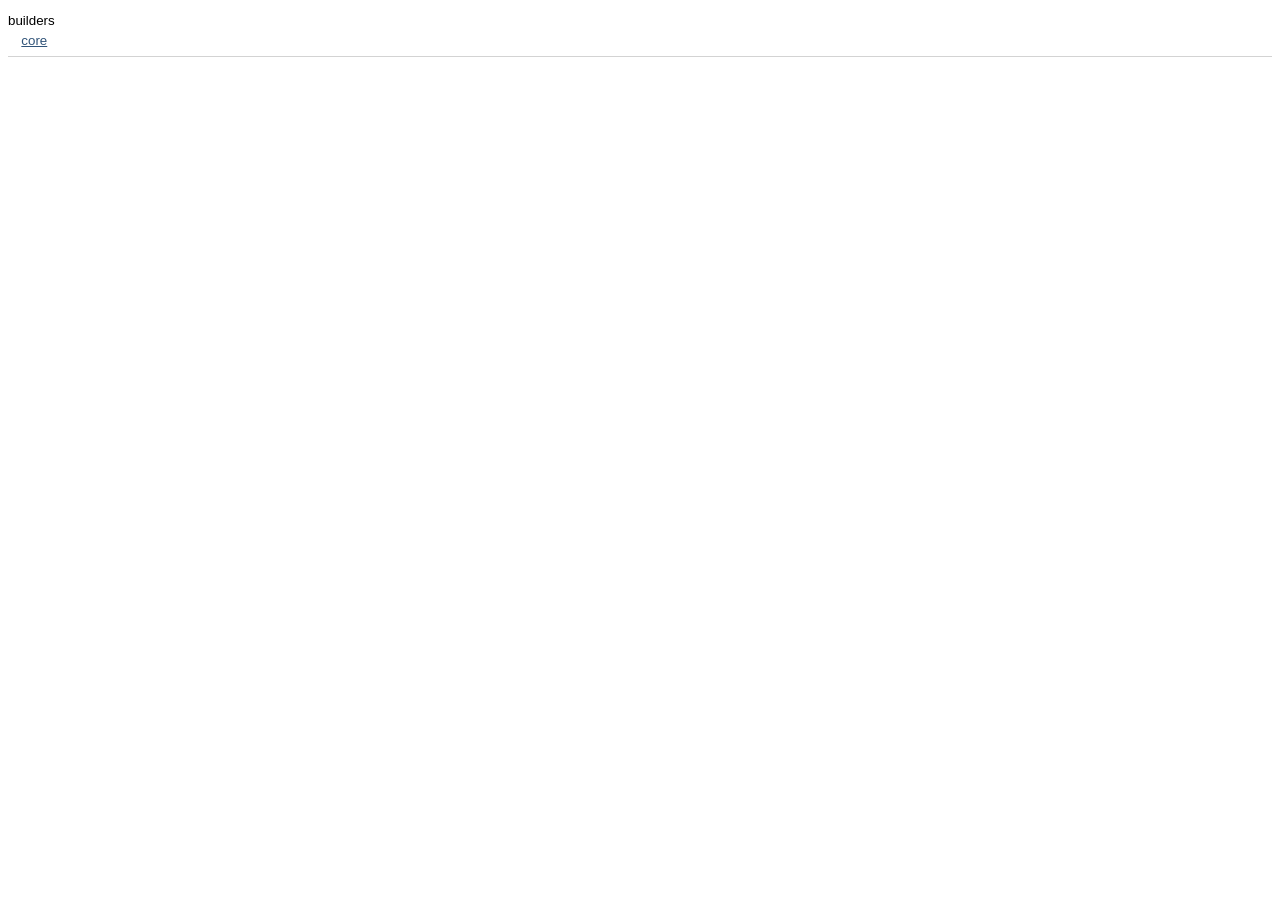
<file: api/index/index-b.html>
<!DOCTYPE html >
<html>
        <head>
          <title></title>
          <meta name="description" content="" />
          <meta name="keywords" content="" />
          <meta http-equiv="content-type" content="text/html; charset=UTF-8" />
          
      <link href="../lib/ref-index.css" media="screen" type="text/css" rel="stylesheet" />
      <script type="text/javascript" src="../lib/jquery.js"></script>
    
        </head>
        <body><div class="entry">
      <div class="name">builders</div>
      <div class="occurrences"><a href="../com/alanrodas/scaliapp/core/package.html" class="extype" name="com.alanrodas.scaliapp.core">core</a> </div>
    </div></body>
      </html>
</file>
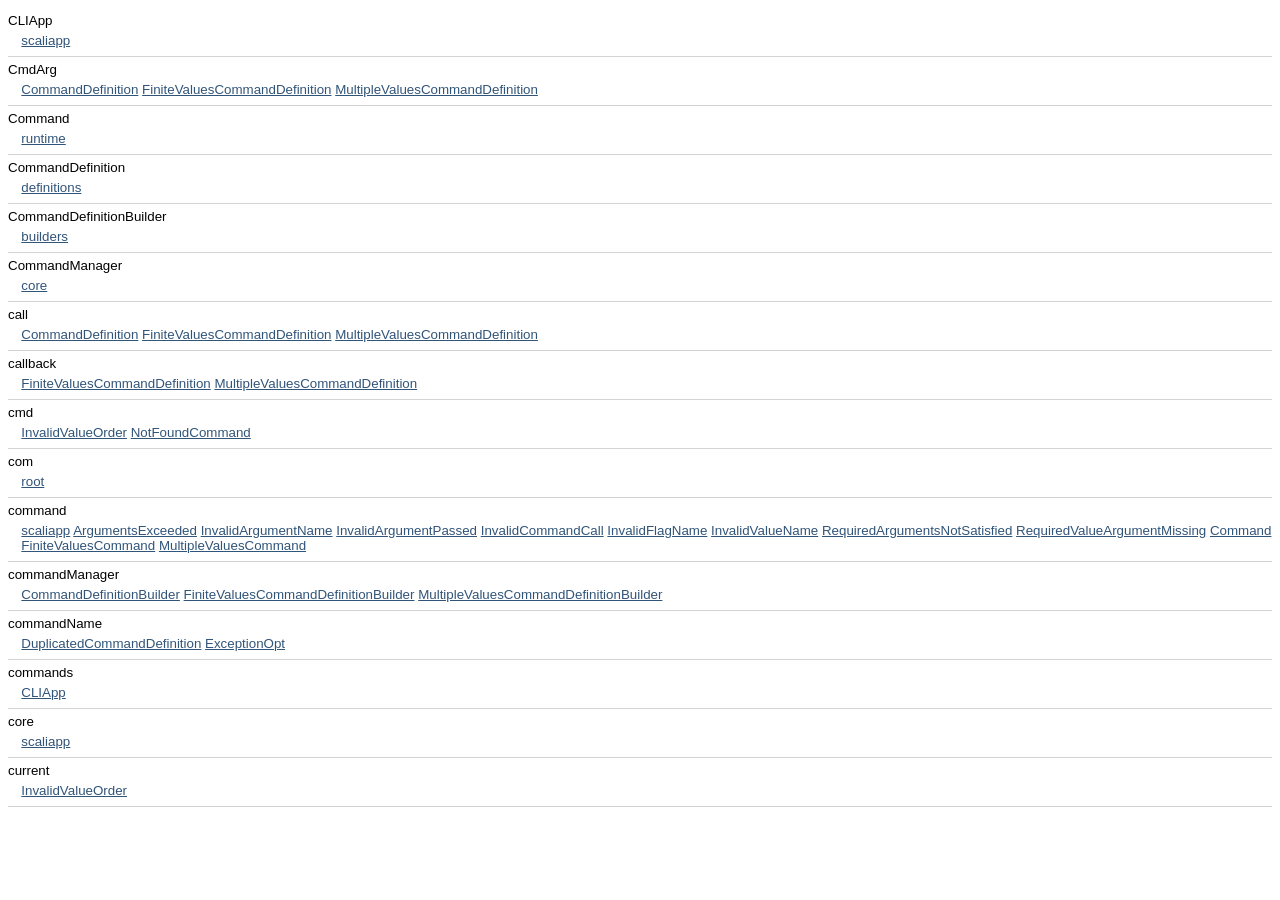
<file: api/index/index-c.html>
<!DOCTYPE html >
<html>
        <head>
          <title></title>
          <meta name="description" content="" />
          <meta name="keywords" content="" />
          <meta http-equiv="content-type" content="text/html; charset=UTF-8" />
          
      <link href="../lib/ref-index.css" media="screen" type="text/css" rel="stylesheet" />
      <script type="text/javascript" src="../lib/jquery.js"></script>
    
        </head>
        <body><div class="entry">
      <div class="name">CLIApp</div>
      <div class="occurrences"><a href="../com/alanrodas/scaliapp/package.html" class="extype" name="com.alanrodas.scaliapp">scaliapp</a> </div>
    </div><div class="entry">
      <div class="name">CmdArg</div>
      <div class="occurrences"><a href="../com/alanrodas/scaliapp/core/definitions/CommandDefinition.html" class="extype" name="com.alanrodas.scaliapp.core.definitions.CommandDefinition">CommandDefinition</a> <a href="../com/alanrodas/scaliapp/core/definitions/FiniteValuesCommandDefinition.html" class="extype" name="com.alanrodas.scaliapp.core.definitions.FiniteValuesCommandDefinition">FiniteValuesCommandDefinition</a> <a href="../com/alanrodas/scaliapp/core/definitions/MultipleValuesCommandDefinition.html" class="extype" name="com.alanrodas.scaliapp.core.definitions.MultipleValuesCommandDefinition">MultipleValuesCommandDefinition</a> </div>
    </div><div class="entry">
      <div class="name">Command</div>
      <div class="occurrences"><a href="../com/alanrodas/scaliapp/core/runtime/package.html" class="extype" name="com.alanrodas.scaliapp.core.runtime">runtime</a> </div>
    </div><div class="entry">
      <div class="name">CommandDefinition</div>
      <div class="occurrences"><a href="../com/alanrodas/scaliapp/core/definitions/package.html" class="extype" name="com.alanrodas.scaliapp.core.definitions">definitions</a> </div>
    </div><div class="entry">
      <div class="name">CommandDefinitionBuilder</div>
      <div class="occurrences"><a href="../com/alanrodas/scaliapp/core/builders/package.html" class="extype" name="com.alanrodas.scaliapp.core.builders">builders</a> </div>
    </div><div class="entry">
      <div class="name">CommandManager</div>
      <div class="occurrences"><a href="../com/alanrodas/scaliapp/core/package.html" class="extype" name="com.alanrodas.scaliapp.core">core</a> </div>
    </div><div class="entry">
      <div class="name">call</div>
      <div class="occurrences"><a href="../com/alanrodas/scaliapp/core/definitions/CommandDefinition.html" class="extype" name="com.alanrodas.scaliapp.core.definitions.CommandDefinition">CommandDefinition</a> <a href="../com/alanrodas/scaliapp/core/definitions/FiniteValuesCommandDefinition.html" class="extype" name="com.alanrodas.scaliapp.core.definitions.FiniteValuesCommandDefinition">FiniteValuesCommandDefinition</a> <a href="../com/alanrodas/scaliapp/core/definitions/MultipleValuesCommandDefinition.html" class="extype" name="com.alanrodas.scaliapp.core.definitions.MultipleValuesCommandDefinition">MultipleValuesCommandDefinition</a> </div>
    </div><div class="entry">
      <div class="name">callback</div>
      <div class="occurrences"><a href="../com/alanrodas/scaliapp/core/definitions/FiniteValuesCommandDefinition.html" class="extype" name="com.alanrodas.scaliapp.core.definitions.FiniteValuesCommandDefinition">FiniteValuesCommandDefinition</a> <a href="../com/alanrodas/scaliapp/core/definitions/MultipleValuesCommandDefinition.html" class="extype" name="com.alanrodas.scaliapp.core.definitions.MultipleValuesCommandDefinition">MultipleValuesCommandDefinition</a> </div>
    </div><div class="entry">
      <div class="name">cmd</div>
      <div class="occurrences"><a href="../com/alanrodas/scaliapp/core/exceptions/InvalidValueOrder.html" class="extype" name="com.alanrodas.scaliapp.core.exceptions.InvalidValueOrder">InvalidValueOrder</a> <a href="../com/alanrodas/scaliapp/core/exceptions/NotFoundCommand.html" class="extype" name="com.alanrodas.scaliapp.core.exceptions.NotFoundCommand">NotFoundCommand</a> </div>
    </div><div class="entry">
      <div class="name">com</div>
      <div class="occurrences"><a href="../package.html" class="extype" name="_root_">root</a> </div>
    </div><div class="entry">
      <div class="name">command</div>
      <div class="occurrences"><a href="../com/alanrodas/scaliapp/package.html" class="extype" name="com.alanrodas.scaliapp">scaliapp</a> <a href="../com/alanrodas/scaliapp/core/exceptions/ArgumentsExceeded.html" class="extype" name="com.alanrodas.scaliapp.core.exceptions.ArgumentsExceeded">ArgumentsExceeded</a> <a href="../com/alanrodas/scaliapp/core/exceptions/InvalidArgumentName.html" class="extype" name="com.alanrodas.scaliapp.core.exceptions.InvalidArgumentName">InvalidArgumentName</a> <a href="../com/alanrodas/scaliapp/core/exceptions/InvalidArgumentPassed.html" class="extype" name="com.alanrodas.scaliapp.core.exceptions.InvalidArgumentPassed">InvalidArgumentPassed</a> <a href="../com/alanrodas/scaliapp/core/exceptions/InvalidCommandCall.html" class="extype" name="com.alanrodas.scaliapp.core.exceptions.InvalidCommandCall">InvalidCommandCall</a> <a href="../com/alanrodas/scaliapp/core/exceptions/InvalidFlagName.html" class="extype" name="com.alanrodas.scaliapp.core.exceptions.InvalidFlagName">InvalidFlagName</a> <a href="../com/alanrodas/scaliapp/core/exceptions/InvalidValueName.html" class="extype" name="com.alanrodas.scaliapp.core.exceptions.InvalidValueName">InvalidValueName</a> <a href="../com/alanrodas/scaliapp/core/exceptions/RequiredArgumentsNotSatisfied.html" class="extype" name="com.alanrodas.scaliapp.core.exceptions.RequiredArgumentsNotSatisfied">RequiredArgumentsNotSatisfied</a> <a href="../com/alanrodas/scaliapp/core/exceptions/RequiredValueArgumentMissing.html" class="extype" name="com.alanrodas.scaliapp.core.exceptions.RequiredValueArgumentMissing">RequiredValueArgumentMissing</a> <a href="../com/alanrodas/scaliapp/core/runtime/Command.html" class="extype" name="com.alanrodas.scaliapp.core.runtime.Command">Command</a> <a href="../com/alanrodas/scaliapp/core/runtime/FiniteValuesCommand.html" class="extype" name="com.alanrodas.scaliapp.core.runtime.FiniteValuesCommand">FiniteValuesCommand</a> <a href="../com/alanrodas/scaliapp/core/runtime/MultipleValuesCommand.html" class="extype" name="com.alanrodas.scaliapp.core.runtime.MultipleValuesCommand">MultipleValuesCommand</a> </div>
    </div><div class="entry">
      <div class="name">commandManager</div>
      <div class="occurrences"><a href="../com/alanrodas/scaliapp/core/builders/CommandDefinitionBuilder.html" class="extype" name="com.alanrodas.scaliapp.core.builders.CommandDefinitionBuilder">CommandDefinitionBuilder</a> <a href="../com/alanrodas/scaliapp/core/builders/FiniteValuesCommandDefinitionBuilder.html" class="extype" name="com.alanrodas.scaliapp.core.builders.FiniteValuesCommandDefinitionBuilder">FiniteValuesCommandDefinitionBuilder</a> <a href="../com/alanrodas/scaliapp/core/builders/MultipleValuesCommandDefinitionBuilder.html" class="extype" name="com.alanrodas.scaliapp.core.builders.MultipleValuesCommandDefinitionBuilder">MultipleValuesCommandDefinitionBuilder</a> </div>
    </div><div class="entry">
      <div class="name">commandName</div>
      <div class="occurrences"><a href="../com/alanrodas/scaliapp/core/exceptions/DuplicatedCommandDefinition.html" class="extype" name="com.alanrodas.scaliapp.core.exceptions.DuplicatedCommandDefinition">DuplicatedCommandDefinition</a> <a href="../com/alanrodas/scaliapp/core/exceptions/ExceptionOpt$.html" class="extype" name="com.alanrodas.scaliapp.core.exceptions.ExceptionOpt">ExceptionOpt</a> </div>
    </div><div class="entry">
      <div class="name">commands</div>
      <div class="occurrences"><a href="../com/alanrodas/scaliapp/CLIApp.html" class="extype" name="com.alanrodas.scaliapp.CLIApp">CLIApp</a> </div>
    </div><div class="entry">
      <div class="name">core</div>
      <div class="occurrences"><a href="../com/alanrodas/scaliapp/package.html" class="extype" name="com.alanrodas.scaliapp">scaliapp</a> </div>
    </div><div class="entry">
      <div class="name">current</div>
      <div class="occurrences"><a href="../com/alanrodas/scaliapp/core/exceptions/InvalidValueOrder.html" class="extype" name="com.alanrodas.scaliapp.core.exceptions.InvalidValueOrder">InvalidValueOrder</a> </div>
    </div></body>
      </html>
</file>
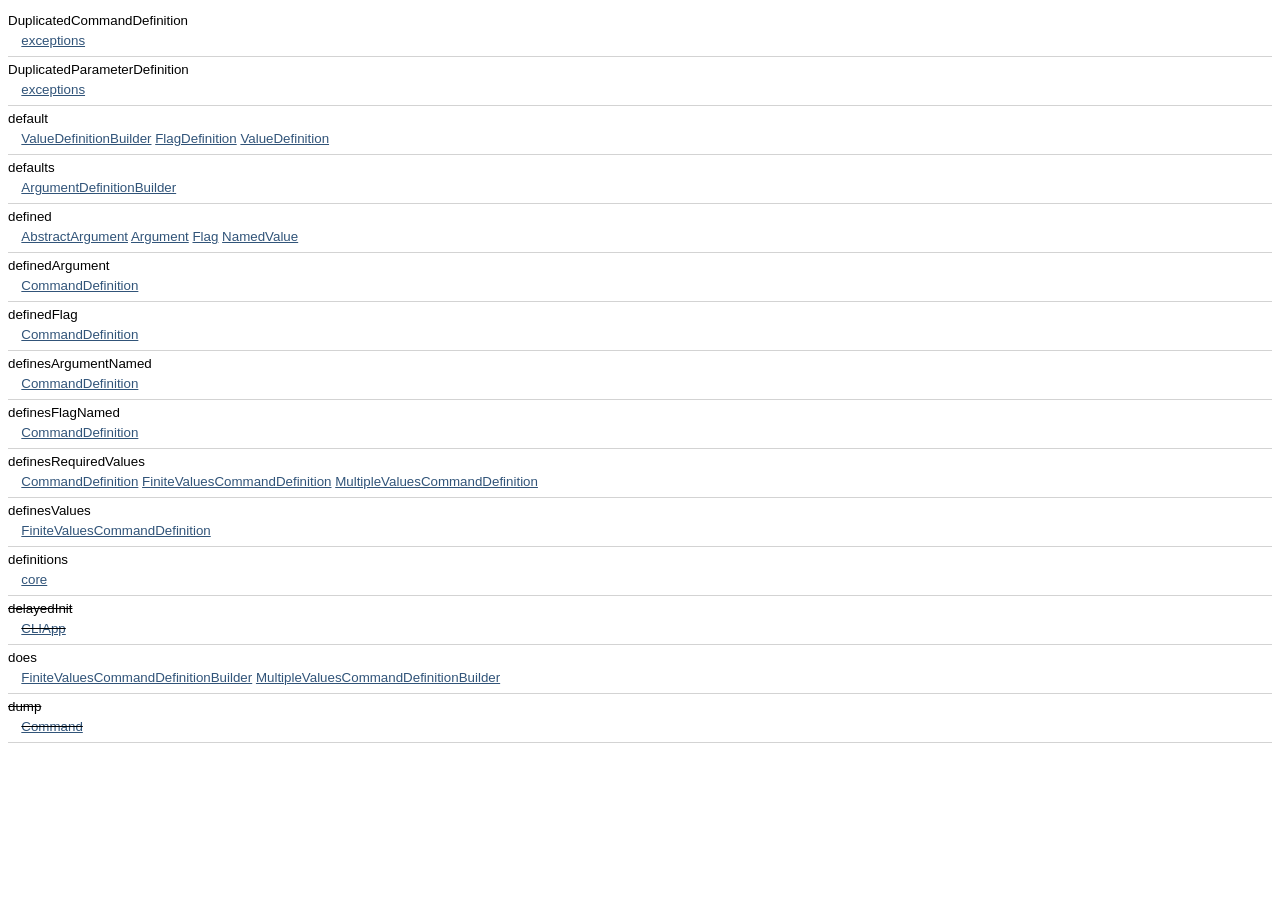
<file: api/index/index-d.html>
<!DOCTYPE html >
<html>
        <head>
          <title></title>
          <meta name="description" content="" />
          <meta name="keywords" content="" />
          <meta http-equiv="content-type" content="text/html; charset=UTF-8" />
          
      <link href="../lib/ref-index.css" media="screen" type="text/css" rel="stylesheet" />
      <script type="text/javascript" src="../lib/jquery.js"></script>
    
        </head>
        <body><div class="entry">
      <div class="name">DuplicatedCommandDefinition</div>
      <div class="occurrences"><a href="../com/alanrodas/scaliapp/core/exceptions/package.html" class="extype" name="com.alanrodas.scaliapp.core.exceptions">exceptions</a> </div>
    </div><div class="entry">
      <div class="name">DuplicatedParameterDefinition</div>
      <div class="occurrences"><a href="../com/alanrodas/scaliapp/core/exceptions/package.html" class="extype" name="com.alanrodas.scaliapp.core.exceptions">exceptions</a> </div>
    </div><div class="entry">
      <div class="name">default</div>
      <div class="occurrences"><a href="../com/alanrodas/scaliapp/core/builders/ValueDefinitionBuilder.html" class="extype" name="com.alanrodas.scaliapp.core.builders.ValueDefinitionBuilder">ValueDefinitionBuilder</a> <a href="../com/alanrodas/scaliapp/core/definitions/FlagDefinition.html" class="extype" name="com.alanrodas.scaliapp.core.definitions.FlagDefinition">FlagDefinition</a> <a href="../com/alanrodas/scaliapp/core/definitions/ValueDefinition.html" class="extype" name="com.alanrodas.scaliapp.core.definitions.ValueDefinition">ValueDefinition</a> </div>
    </div><div class="entry">
      <div class="name">defaults</div>
      <div class="occurrences"><a href="../com/alanrodas/scaliapp/core/builders/ArgumentDefinitionBuilder.html" class="extype" name="com.alanrodas.scaliapp.core.builders.ArgumentDefinitionBuilder">ArgumentDefinitionBuilder</a> </div>
    </div><div class="entry">
      <div class="name">defined</div>
      <div class="occurrences"><a href="../com/alanrodas/scaliapp/core/runtime/AbstractArgument.html" class="extype" name="com.alanrodas.scaliapp.core.runtime.AbstractArgument">AbstractArgument</a> <a href="../com/alanrodas/scaliapp/core/runtime/Argument.html" class="extype" name="com.alanrodas.scaliapp.core.runtime.Argument">Argument</a> <a href="../com/alanrodas/scaliapp/core/runtime/Flag.html" class="extype" name="com.alanrodas.scaliapp.core.runtime.Flag">Flag</a> <a href="../com/alanrodas/scaliapp/core/runtime/NamedValue.html" class="extype" name="com.alanrodas.scaliapp.core.runtime.NamedValue">NamedValue</a> </div>
    </div><div class="entry">
      <div class="name">definedArgument</div>
      <div class="occurrences"><a href="../com/alanrodas/scaliapp/core/definitions/CommandDefinition.html" class="extype" name="com.alanrodas.scaliapp.core.definitions.CommandDefinition">CommandDefinition</a> </div>
    </div><div class="entry">
      <div class="name">definedFlag</div>
      <div class="occurrences"><a href="../com/alanrodas/scaliapp/core/definitions/CommandDefinition.html" class="extype" name="com.alanrodas.scaliapp.core.definitions.CommandDefinition">CommandDefinition</a> </div>
    </div><div class="entry">
      <div class="name">definesArgumentNamed</div>
      <div class="occurrences"><a href="../com/alanrodas/scaliapp/core/definitions/CommandDefinition.html" class="extype" name="com.alanrodas.scaliapp.core.definitions.CommandDefinition">CommandDefinition</a> </div>
    </div><div class="entry">
      <div class="name">definesFlagNamed</div>
      <div class="occurrences"><a href="../com/alanrodas/scaliapp/core/definitions/CommandDefinition.html" class="extype" name="com.alanrodas.scaliapp.core.definitions.CommandDefinition">CommandDefinition</a> </div>
    </div><div class="entry">
      <div class="name">definesRequiredValues</div>
      <div class="occurrences"><a href="../com/alanrodas/scaliapp/core/definitions/CommandDefinition.html" class="extype" name="com.alanrodas.scaliapp.core.definitions.CommandDefinition">CommandDefinition</a> <a href="../com/alanrodas/scaliapp/core/definitions/FiniteValuesCommandDefinition.html" class="extype" name="com.alanrodas.scaliapp.core.definitions.FiniteValuesCommandDefinition">FiniteValuesCommandDefinition</a> <a href="../com/alanrodas/scaliapp/core/definitions/MultipleValuesCommandDefinition.html" class="extype" name="com.alanrodas.scaliapp.core.definitions.MultipleValuesCommandDefinition">MultipleValuesCommandDefinition</a> </div>
    </div><div class="entry">
      <div class="name">definesValues</div>
      <div class="occurrences"><a href="../com/alanrodas/scaliapp/core/definitions/FiniteValuesCommandDefinition.html" class="extype" name="com.alanrodas.scaliapp.core.definitions.FiniteValuesCommandDefinition">FiniteValuesCommandDefinition</a> </div>
    </div><div class="entry">
      <div class="name">definitions</div>
      <div class="occurrences"><a href="../com/alanrodas/scaliapp/core/package.html" class="extype" name="com.alanrodas.scaliapp.core">core</a> </div>
    </div><div class="entry">
      <div class="name"><strike>delayedInit</strike></div>
      <div class="occurrences"><strike><a href="../com/alanrodas/scaliapp/CLIApp.html" class="extype" name="com.alanrodas.scaliapp.CLIApp">CLIApp</a></strike> </div>
    </div><div class="entry">
      <div class="name">does</div>
      <div class="occurrences"><a href="../com/alanrodas/scaliapp/core/builders/FiniteValuesCommandDefinitionBuilder.html" class="extype" name="com.alanrodas.scaliapp.core.builders.FiniteValuesCommandDefinitionBuilder">FiniteValuesCommandDefinitionBuilder</a> <a href="../com/alanrodas/scaliapp/core/builders/MultipleValuesCommandDefinitionBuilder.html" class="extype" name="com.alanrodas.scaliapp.core.builders.MultipleValuesCommandDefinitionBuilder">MultipleValuesCommandDefinitionBuilder</a> </div>
    </div><div class="entry">
      <div class="name"><strike>dump</strike></div>
      <div class="occurrences"><strike><a href="../com/alanrodas/scaliapp/core/runtime/Command.html" class="extype" name="com.alanrodas.scaliapp.core.runtime.Command">Command</a></strike> </div>
    </div></body>
      </html>
</file>
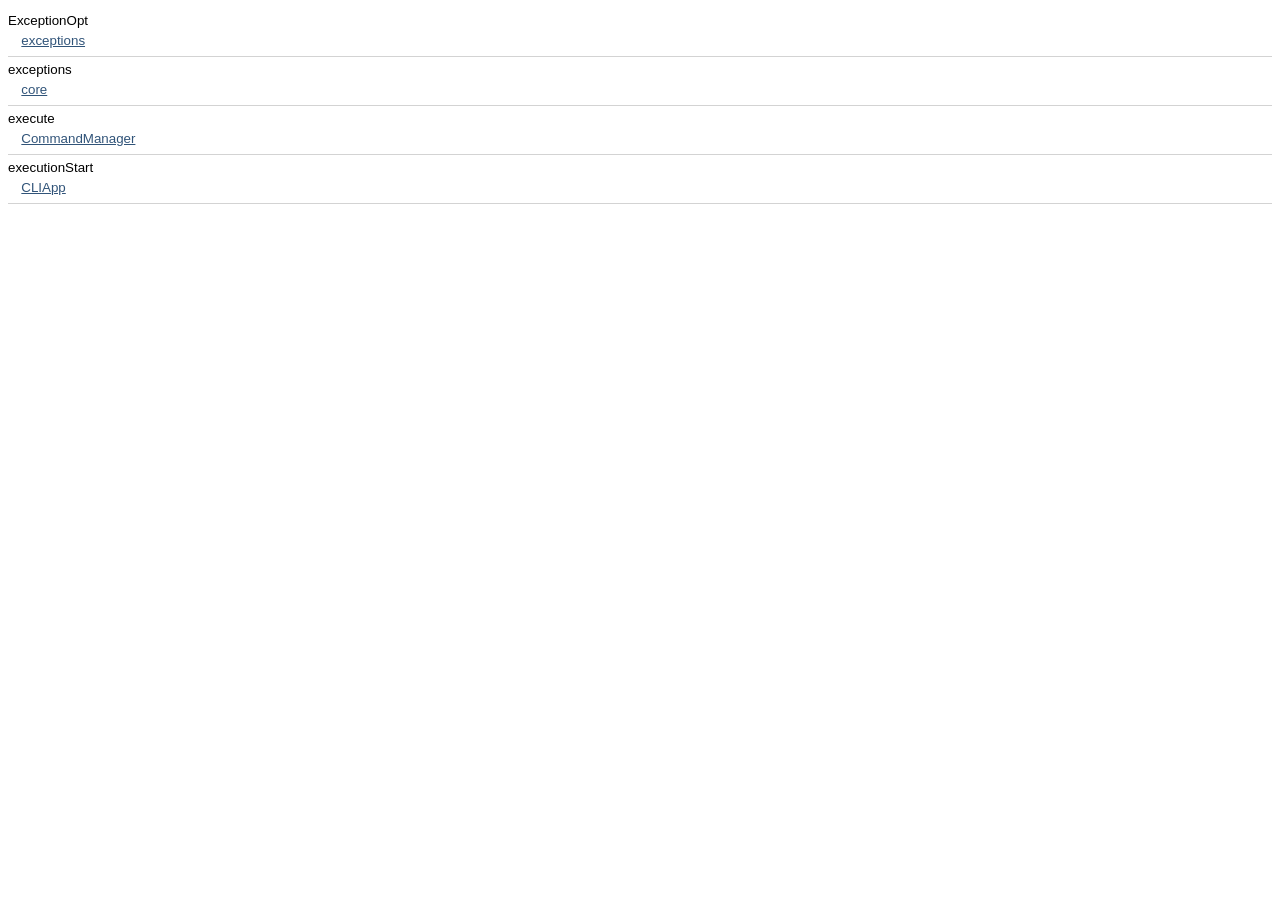
<file: api/index/index-e.html>
<!DOCTYPE html >
<html>
        <head>
          <title></title>
          <meta name="description" content="" />
          <meta name="keywords" content="" />
          <meta http-equiv="content-type" content="text/html; charset=UTF-8" />
          
      <link href="../lib/ref-index.css" media="screen" type="text/css" rel="stylesheet" />
      <script type="text/javascript" src="../lib/jquery.js"></script>
    
        </head>
        <body><div class="entry">
      <div class="name">ExceptionOpt</div>
      <div class="occurrences"><a href="../com/alanrodas/scaliapp/core/exceptions/package.html" class="extype" name="com.alanrodas.scaliapp.core.exceptions">exceptions</a> </div>
    </div><div class="entry">
      <div class="name">exceptions</div>
      <div class="occurrences"><a href="../com/alanrodas/scaliapp/core/package.html" class="extype" name="com.alanrodas.scaliapp.core">core</a> </div>
    </div><div class="entry">
      <div class="name">execute</div>
      <div class="occurrences"><a href="../com/alanrodas/scaliapp/core/CommandManager.html" class="extype" name="com.alanrodas.scaliapp.core.CommandManager">CommandManager</a> </div>
    </div><div class="entry">
      <div class="name">executionStart</div>
      <div class="occurrences"><a href="../com/alanrodas/scaliapp/CLIApp.html" class="extype" name="com.alanrodas.scaliapp.CLIApp">CLIApp</a> </div>
    </div></body>
      </html>
</file>
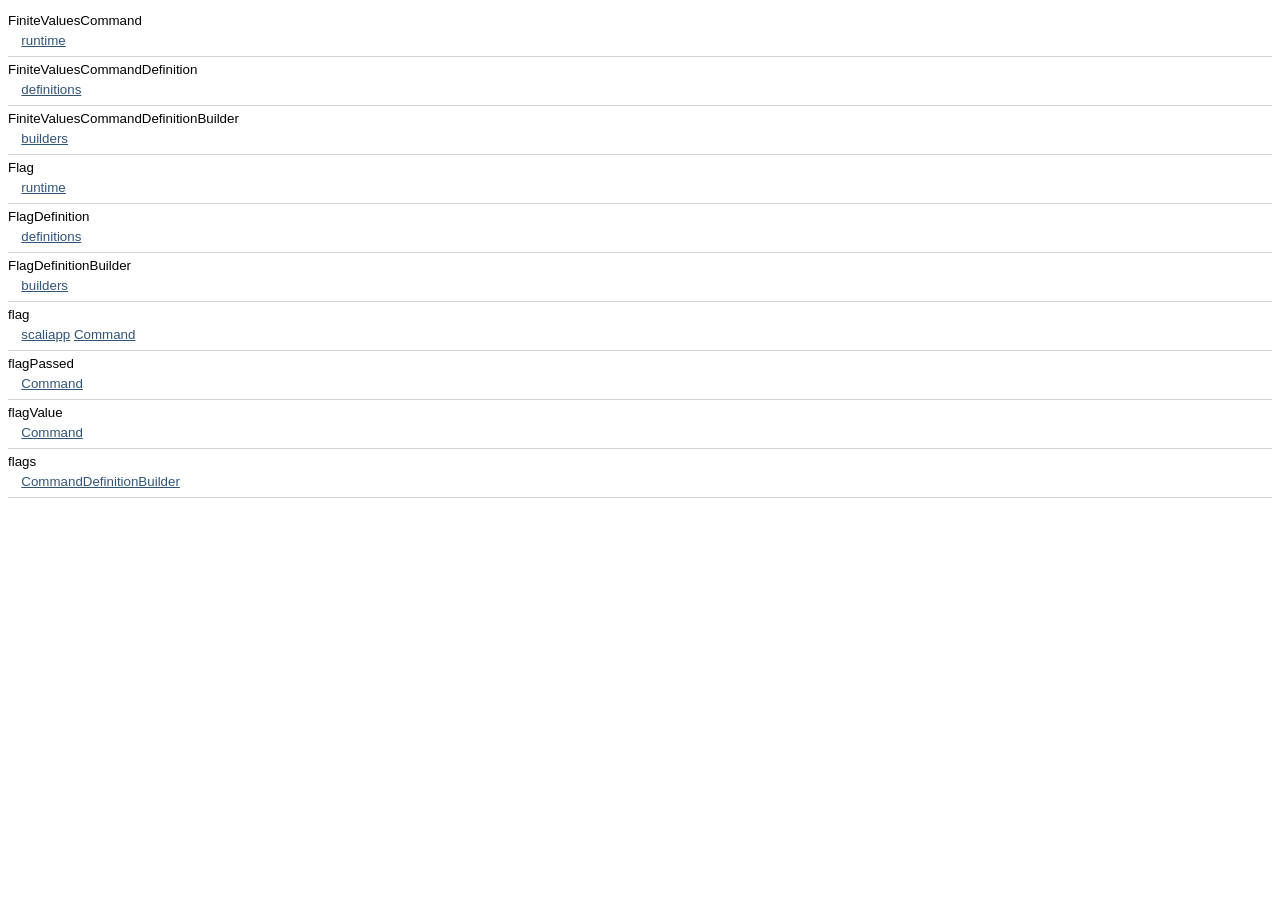
<file: api/index/index-f.html>
<!DOCTYPE html >
<html>
        <head>
          <title></title>
          <meta name="description" content="" />
          <meta name="keywords" content="" />
          <meta http-equiv="content-type" content="text/html; charset=UTF-8" />
          
      <link href="../lib/ref-index.css" media="screen" type="text/css" rel="stylesheet" />
      <script type="text/javascript" src="../lib/jquery.js"></script>
    
        </head>
        <body><div class="entry">
      <div class="name">FiniteValuesCommand</div>
      <div class="occurrences"><a href="../com/alanrodas/scaliapp/core/runtime/package.html" class="extype" name="com.alanrodas.scaliapp.core.runtime">runtime</a> </div>
    </div><div class="entry">
      <div class="name">FiniteValuesCommandDefinition</div>
      <div class="occurrences"><a href="../com/alanrodas/scaliapp/core/definitions/package.html" class="extype" name="com.alanrodas.scaliapp.core.definitions">definitions</a> </div>
    </div><div class="entry">
      <div class="name">FiniteValuesCommandDefinitionBuilder</div>
      <div class="occurrences"><a href="../com/alanrodas/scaliapp/core/builders/package.html" class="extype" name="com.alanrodas.scaliapp.core.builders">builders</a> </div>
    </div><div class="entry">
      <div class="name">Flag</div>
      <div class="occurrences"><a href="../com/alanrodas/scaliapp/core/runtime/package.html" class="extype" name="com.alanrodas.scaliapp.core.runtime">runtime</a> </div>
    </div><div class="entry">
      <div class="name">FlagDefinition</div>
      <div class="occurrences"><a href="../com/alanrodas/scaliapp/core/definitions/package.html" class="extype" name="com.alanrodas.scaliapp.core.definitions">definitions</a> </div>
    </div><div class="entry">
      <div class="name">FlagDefinitionBuilder</div>
      <div class="occurrences"><a href="../com/alanrodas/scaliapp/core/builders/package.html" class="extype" name="com.alanrodas.scaliapp.core.builders">builders</a> </div>
    </div><div class="entry">
      <div class="name">flag</div>
      <div class="occurrences"><a href="../com/alanrodas/scaliapp/package.html" class="extype" name="com.alanrodas.scaliapp">scaliapp</a> <a href="../com/alanrodas/scaliapp/core/runtime/Command.html" class="extype" name="com.alanrodas.scaliapp.core.runtime.Command">Command</a> </div>
    </div><div class="entry">
      <div class="name">flagPassed</div>
      <div class="occurrences"><a href="../com/alanrodas/scaliapp/core/runtime/Command.html" class="extype" name="com.alanrodas.scaliapp.core.runtime.Command">Command</a> </div>
    </div><div class="entry">
      <div class="name">flagValue</div>
      <div class="occurrences"><a href="../com/alanrodas/scaliapp/core/runtime/Command.html" class="extype" name="com.alanrodas.scaliapp.core.runtime.Command">Command</a> </div>
    </div><div class="entry">
      <div class="name">flags</div>
      <div class="occurrences"><a href="../com/alanrodas/scaliapp/core/builders/CommandDefinitionBuilder.html" class="extype" name="com.alanrodas.scaliapp.core.builders.CommandDefinitionBuilder">CommandDefinitionBuilder</a> </div>
    </div></body>
      </html>
</file>
<file: stylesheets/prism.css>
/* http://prismjs.com/download.html?themes=prism-okaidia&languages=clike+java+bash+scala */
/**
 * okaidia theme for JavaScript, CSS and HTML
 * Loosely based on Monokai textmate theme by http://www.monokai.nl/
 * @author ocodia
 */

code[class*="language-"],
pre[class*="language-"] {
	color: #f8f8f2;
	text-shadow: 0 1px rgba(0, 0, 0, 0.3);
	font-family: Consolas, Monaco, 'Andale Mono', monospace;
	direction: ltr;
	text-align: left;
	white-space: pre;
	word-spacing: normal;
	word-break: normal;
	line-height: 1.5;

	-moz-tab-size: 4;
	-o-tab-size: 4;
	tab-size: 4;

	-webkit-hyphens: none;
	-moz-hyphens: none;
	-ms-hyphens: none;
	hyphens: none;
}

/* Code blocks */
pre[class*="language-"] {
	padding: 1em;
	margin: .5em 0;
	overflow: auto;
	border-radius: 0.3em;
}

:not(pre) > code[class*="language-"],
pre[class*="language-"] {
	background: #272822;
}

/* Inline code */
:not(pre) > code[class*="language-"] {
	padding: .1em;
	border-radius: .3em;
}

.token.comment,
.token.prolog,
.token.doctype,
.token.cdata {
	color: slategray;
}

.token.punctuation {
	color: #f8f8f2;
}

.namespace {
	opacity: .7;
}

.token.property,
.token.tag,
.token.constant,
.token.symbol,
.token.deleted {
	color: #f92672;
}

.token.boolean,
.token.number {
	color: #ae81ff;
}

.token.selector,
.token.attr-name,
.token.string,
.token.char,
.token.builtin,
.token.inserted {
	color: #a6e22e;
}

.token.operator,
.token.entity,
.token.url,
.language-css .token.string,
.style .token.string,
.token.variable {
	color: #f8f8f2;
}

.token.atrule,
.token.attr-value {
	color: #e6db74;
}

.token.keyword {
	color: #66d9ef;
}

.token.regex,
.token.important {
	color: #fd971f;
}

.token.important {
	font-weight: bold;
}

.token.entity {
	cursor: help;
}
</file>
<file: stylesheets/scaliapp.css>
.jumbotron {
	background-color: #222;
	background-image: url("../images/background.jpg");
	color: #DDD;
}
.jumbotron h1 { color: #5cb85c; }
</file>
<file: api/lib/index.css>
* {
  color: inherit;
  font-size: 10pt;
  text-decoration: none;
        font-family: Arial, sans-serif;
  border-width: 0px;
  padding: 0px;
  margin: 0px;
}

a {
  cursor: pointer;
}

a:hover {
  text-decoration: underline;
}

h1 {
  display: none;
}

.selected {
  -moz-box-shadow: inset 0px 5px 10px rgba(58, 88, 97, .36);
  -webkit-box-shadow: inset 0px 5px 10px rgba(58, 88, 97, .36);
  border-top: solid 1px rgba(119, 138, 153, 0.8);
  border-bottom: solid 1px rgba(151, 173, 191, 0.4);
  background-color: #ced2d9;
  margin: -1px 0px;
}

/*.letters {
  font-family: monospace;
  font-size: 2pt;
  padding: 5px;
  background-color: #DADADA;
  text-shadow: #ffffff 0 1px 0;
}*/

#library {
    display: none;
}

#browser {
  top: 0px;
  left: 0px;
  bottom: 0px;
  width: 100%;
  display: block;
  position: fixed;
}

#filter {
  position: absolute;
  display: block;
/*  padding: 5px;*/
  right: 0;
  left: 0;
  top: 0;
  background-image:url('filterbg.gif');
  background-repeat:repeat-x;
  background-color: #ededee; /* light gray */
  /*background-color: #DADADA;*/
  border:1px solid #bbbbbb;
  border-top:0;
  border-left:0;
  border-right:0;
}

#textfilter {
  position: relative;
  display: block;
  height: 20px;
  margin-top: 5px;
  margin-bottom: 5px;
}

#textfilter > .pre {
  display: block;
  position: absolute;
  top: 0;
  left: 0;
  height: 23px;
  width: 21px;
  background: url("filter_box_left.png");
}

#textfilter > .input {
  display: block;
  position: absolute;
  top: 0;
  right: 20px;
  left: 20px;
}

#textfilter > .input > input {
  height: 20px;
  padding: 1px;
  font-weight: bold;
  color: #000000;
  background: #ffffff url("filterboxbarbg.png") repeat-x bottom left;
  width: 100%;
}

#textfilter > .post {
  display: block;
  position: absolute;
  top: 0;
  right: 0;
  height: 23px;
  width: 21px;
  background: url("filter_box_right.png");
}

/*#textfilter {
  position: relative;
  display: block;
    height: 20px;
  margin-bottom: 5px;
}

#textfilter > .pre {
    display: block;
    position: absolute;
    top: 0;
    left: 0;
    height: 20px;
    width: 20px;
    background: url("filter_box_left.png");
}

#textfilter > .input {
  display: block;
    position: absolute;
    top: 0;
    right: 20px;
    left: 20px;
}

#textfilter > .input > input {
  height: 16px;
  padding: 2px;
  font-weight: bold;
  color: darkblue;
  background-color: white;
    width: 100%;
}

#textfilter > .post {
    display: block;
    position: absolute;
    top: 0;
    right: 0;
    height: 20px;
    width: 20px;
    background: url("filter_box_right.png");
}*/

#focusfilter {
  position: relative;
  text-align: center;
  display: block;
  padding: 5px;
  background-color: #fffebd; /* light yellow*/
  text-shadow: #ffffff 0 1px 0;
}

#focusfilter .focuscoll {
  font-weight: bold;
  text-shadow: #ffffff 0 1px 0;
}

#focusfilter img {
  bottom: -2px;
  position: relative;
}

#kindfilter {
  position: relative;
  display: block;
  padding: 5px;
/*  background-color: #999;*/
  text-align: center;
}

#kindfilter > a {
 color: black; 
/* text-decoration: underline;*/
 text-shadow: #ffffff 0 1px 0;

}

#kindfilter > a:hover {
  color: #4C4C4C; 
  text-decoration: none;
  text-shadow: #ffffff 0 1px 0;
}

#letters {
  position: relative;
  text-align: center;
  padding-bottom: 5px;
  border:1px solid #bbbbbb;
  border-top:0;
  border-left:0;
  border-right:0;
}

#letters > a, #letters > span {
/*  font-family: monospace;*/
  color: #858484;
  font-weight: bold;
  font-size: 8pt;
  text-shadow: #ffffff 0 1px 0;
  padding-right: 2px;
}

#letters > span {
  color: #bbb;
}
  
#tpl {
  display: block;
  position: fixed;
  overflow: auto;
  right: 0;
  left: 0;
  bottom: 0;
  top: 5px;
  position: absolute;
  display: block;
}

#tpl .packhide {
  display: block;
  float: right;
  font-weight: normal;
  color: white;
}

#tpl .packfocus {
  display: block;
  float: right;
  font-weight: normal;
  color: white;
}

#tpl .packages > ol {
  background-color: #dadfe6;
  /*margin-bottom: 5px;*/
}

/*#tpl .packages > ol > li {
  margin-bottom: 1px;
}*/

#tpl .packages > li > a {
  padding: 0px 5px;
}

#tpl .packages > li > a.tplshow {
  display: block;
  color: white;
  font-weight: bold;
  display: block;
  text-shadow: #000000 0 1px 0;
}

#tpl ol > li.pack {
  padding: 3px 5px;
  background: url("packagesbg.gif");
  background-repeat:repeat-x;
  min-height: 14px;
  background-color: #6e808e;
}

#tpl ol > li {
  display: block;
}

#tpl .templates > li {
  padding-left: 5px;
  min-height: 18px;
}

#tpl ol > li .icon {
  padding-right: 5px;
  bottom: -2px;
  position: relative;
}

#tpl .templates div.placeholder {
  padding-right: 5px;
  width: 13px;
  display: inline-block;
}

#tpl .templates span.tplLink {
  padding-left: 5px;
}

#content {
  border-left-width: 1px;
  border-left-color: black;
  border-left-style: white;
  right: 0px;
  left: 0px;
  bottom: 0px;
  top: 0px;
  position: fixed;
  margin-left: 300px;
  display: block;
  -webkit-overflow-scrolling: touch;
}

#content > iframe {
  display: block;
  height: 100%;
  width: 100%;
}

.ui-layout-pane {
  background: #FFF;
  overflow: auto;
}

.ui-layout-resizer {
  background-image:url('filterbg.gif');
  background-repeat:repeat-x;
  background-color: #ededee; /* light gray */
  border:1px solid #bbbbbb;
  border-top:0;
  border-bottom:0;
  border-left: 0;
}

.ui-layout-toggler {
    background: #AAA;
}
</file>
<file: api/lib/template.css>
/* Reset */

html, body, div, span, object, iframe,
h1, h2, h3, h4, h5, h6, p, blockquote, pre,
a, abbr, acronym, address, code, pre,
del, dfn, em, img, q, dl, dt, dd, ol, ul, li,
fieldset, form, label, legend, input,
table, caption, tbody, tfoot, thead, tr, th, td {
  margin: 0;
  padding: 0;
  border: 0;
  font-weight: inherit;
  font-style: inherit;
  font-size: 100%;
  font-family: inherit;
  vertical-align: baseline;
}

table { border-collapse: separate; border-spacing: 0; }
caption, th, td { text-align: left; font-weight: normal; }
table, td, th { vertical-align: middle; }

blockquote:before, blockquote:after, q:before, q:after { content: ""; }
blockquote, q { quotes: none; }

a img { border: none; }

input { border-width: 0px; }

/* Page */

body {
  font-family: Arial, sans-serif;
  font-size: 10pt;
}

#footer {
  font-size: 9pt;
  text-align: center;
  color: #858484;
  bottom: 0;
  width: 100%;
  height: 20px;
}

a[href] {
  text-decoration: underline;
  color: #315479;
}

a[href]:hover {
  text-decoration: none;
}

#types ol li > p {
  margin-top: 5px;
}

#types ol li:last-child {
  margin-bottom: 5px;
}

/*
#definition {
  padding: 6px 0 6px 6px;
  min-height: 59px;
  color: white;
}
*/

#definition {
  display: block-inline;
  padding: 5px 0px;
  height: 61px;
}

#definition > img {
  float: left;
  padding-right: 6px;
  padding-left: 5px;
}

#definition > a > img {
  float: left;
  padding-right: 6px;
  padding-left: 5px;
}

#definition p + h1 {
  margin-top: 3px;
}

#definition > h1 {
/*  padding: 12px 0 12px 6px;*/
  color: white;
  text-shadow: 3px black;
  text-shadow: black 0px 2px 0px;
  font-size: 24pt;
  display: inline-block;
  overflow: hidden;
  margin-top: 10px;
}

#definition h1 > a {
  color: #ffffff;
  font-size: 24pt;
  text-shadow: black 0px 2px 0px;
/*  text-shadow: black 0px 0px 0px;*/
text-decoration: none;
}

#definition #owner {
  color: #ffffff;
  margin-top: 4px;
  font-size: 10pt;
  overflow: hidden;
}

#definition #owner > a {
  color: #ffffff;
}

#definition #owner > a:hover {
  text-decoration: none;
}

#signature {
  background-image:url('signaturebg2.gif');
  background-color: #d7d7d7;
  min-height: 18px;
  background-repeat:repeat-x;
  font-size: 11.5pt;
/*  margin-bottom: 10px;*/
  padding: 8px;
}

#signature > span.modifier_kind {
  display: inline;
  float: left;
  text-align: left;
  width: auto;
  position: static;
  text-shadow: 2px white;
  text-shadow: white 0px 1px 0px;
}

#signature > span.symbol {
  text-align: left;
  display: inline;
  padding-left: 0.7em;
  text-shadow: 2px white;
  text-shadow: white 0px 1px 0px;
}

/* Linear super types and known subclasses */
.hiddenContent {
  display: none;
}

.toggleContainer .toggle {
  cursor: pointer;
  padding-left: 15px;
  background: url("arrow-right.png") no-repeat 0 3px transparent;
}

.toggleContainer .toggle.open {
  background: url("arrow-down.png") no-repeat 0 3px transparent;
}

.toggleContainer .hiddenContent {
  margin-top: 5px;
}

.value #definition {
  background-color: #2C475C; /* blue */
  background-image:url('defbg-blue.gif');
  background-repeat:repeat-x;
}

.type #definition {
  background-color: #316555; /* green */
  background-image:url('defbg-green.gif');
  background-repeat:repeat-x;
}

#template {
  margin-bottom: 50px;
}

h3 {
  color: white;
  padding: 5px 10px;
  font-size: 12pt;
  font-weight: bold;
  text-shadow: black 1px 1px 0px;
}

dl.attributes > dt {
  display: block;
  float: left;
  font-style: italic;
}

dl.attributes > dt.implicit {
  font-weight: bold;
  color: darkgreen;
}

dl.attributes > dd {
  display: block;
  padding-left: 10em;
  margin-bottom: 5px;
}

#template .values > h3 {
  background: #2C475C url("valuemembersbg.gif") repeat-x bottom left;  /* grayish blue */
  height: 18px;
}

#values ol li:last-child {
  margin-bottom: 5px;
}

#template .types > h3 {
  background: #316555 url("typebg.gif") repeat-x bottom left;  /* green */
  height: 18px;
}

#constructors > h3 {
  background: #4f504f url("constructorsbg.gif") repeat-x bottom left; /* gray */
  height: 18px;
}

#inheritedMembers > div.parent > h3 {
  background: #dadada url("constructorsbg.gif") repeat-x bottom left; /* gray */
  height: 17px;
  font-style: italic;
  font-size: 12pt;
}

#inheritedMembers > div.parent > h3 * {
  color: white;
}

#inheritedMembers > div.conversion > h3 {
  background: #dadada url("conversionbg.gif") repeat-x bottom left; /* gray */
  height: 17px;
  font-style: italic;
  font-size: 12pt;
}

#inheritedMembers > div.conversion > h3 * {
  color: white;
}

#groupedMembers > div.group > h3 {
  background: #dadada url("typebg.gif") repeat-x bottom left; /* green */
  height: 17px;
  font-size: 12pt;
}

#groupedMembers > div.group > h3 * {
  color: white;
}


/* Member cells */

div.members > ol {
  background-color: white;
  list-style: none
}

div.members > ol > li {
  display: block;
  border-bottom: 1px solid gray;
  padding: 5px 0 6px;
  margin: 0 10px;
  position: relative;
}

div.members > ol > li:last-child {
  border: 0;
  padding: 5px 0 5px;
}

/* Member signatures */

#tooltip {
  background: #EFD5B5;
  border: 1px solid gray;
  color: black;
  display: none;
  padding: 5px;
  position: absolute;
}

.signature {
  font-family: monospace;
  font-size: 10pt;
  line-height: 18px;
  clear: both;
  display: block;
  text-shadow: 2px white;
  text-shadow: white 0px 1px 0px;
}

.signature .modifier_kind {
  position: absolute;
  text-align: right;
  width: 14em;
}

.signature > a > .symbol > .name {
  text-decoration: underline;
}

.signature > a:hover > .symbol > .name {
  text-decoration: none;
}

.signature > a {
  text-decoration: none;
}

.signature > .symbol {
  display: block;
  padding-left: 14.7em;
}

.signature .name {
  display: inline-block;
  font-weight: bold;
}

.signature .symbol > .implicit {
  display: inline-block;
  font-weight: bold;
  text-decoration: underline;
  color: darkgreen;
}

.signature .symbol .shadowed {
  color: darkseagreen;
}

.signature .symbol .params > .implicit {
  font-style: italic;
}

.signature .symbol .deprecated {
  text-decoration: line-through;
}

.signature .symbol .params .default {
  font-style: italic;
}

#template .signature.closed {
  background: url("arrow-right.png") no-repeat 0 5px transparent;
  cursor: pointer;
}

#template .signature.opened {
  background: url("arrow-down.png") no-repeat 0 5px transparent;
  cursor: pointer;
}

#template .values .signature .name {
  color: darkblue;
}

#template .types .signature .name {
  color: darkgreen;
}

.full-signature-usecase h4 span {
  font-size: 10pt;
}

.full-signature-usecase > #signature {
  padding-top: 0px;
}

#template .full-signature-usecase > .signature.closed {
  background: none;
}

#template .full-signature-usecase > .signature.opened {
  background: none;
}

.full-signature-block {
  padding: 5px 0 0;
  border-top: 1px solid #EBEBEB;
  margin-top: 5px;
  margin-bottom: 5px;
}

#template .members li .permalink {
  position: absolute;
  top: 5px;
  right: 5px;
}

#definition .permalink {
  position: absolute;
  top: 10px;
  right: 15px;
}

#definition .permalink a {
  color: #EBEBEB;
}

#template .members li .permalink,
#definition .permalink a {
  display: none;
}

#template .members li:hover .permalink,
#definition:hover .permalink a {
  display: block;
}

#template .members li .permalink a,
#definition .permalink a {
  text-decoration: none;
  font-weight: bold;
}

/* Comments text formating */

.cmt {}

.cmt p {
  margin: 0.7em 0;
}

.cmt p:first-child {
  margin-top: 0;
}

.cmt p:last-child {
  margin-bottom: 0;
}

.cmt h3,
.cmt h4,
.cmt h5,
.cmt h6 {
  margin-bottom: 0.7em;
  margin-top: 1.4em;
  display: block;
  text-align: left;
  font-weight: bold;
}

.cmt h3 {
  font-size: 14pt;
}

.cmt h4 {
  font-size: 13pt;
}

.cmt h5 {
  font-size: 12pt;
}

.cmt h6 {
  font-size: 11pt;
}

.cmt pre {
  padding: 5px;
  border: 1px solid #ddd;
  background-color: #eee;
  margin: 5px 0;
  display: block;
  font-family: monospace;
}

.cmt pre span.ano {
  color: blue;
}

.cmt pre span.cmt {
  color: green;
}

.cmt pre span.kw {
  font-weight: bold;
}

.cmt pre span.lit {
  color: #c71585;
}

.cmt pre span.num {
  color: #1e90ff; /* dodgerblue */
}

.cmt pre span.std {
  color: #008080; /* teal */
}

.cmt ul {
  display: block;
  list-style: circle;
  padding-left: 20px;
}

.cmt ol {
  display: block;
  padding-left:20px;
}

.cmt ol.decimal {
  list-style: decimal;
}

.cmt ol.lowerAlpha {
  list-style: lower-alpha;
}

.cmt ol.upperAlpha {
  list-style: upper-alpha;
}

.cmt ol.lowerRoman {
  list-style: lower-roman;
}

.cmt ol.upperRoman {
  list-style: upper-roman;
}

.cmt li {
  display: list-item;
}

.cmt code {
  font-family: monospace;
}

.cmt a {
  font-style: bold;
}

.cmt em, .cmt i {
  font-style: italic;
}

.cmt strong, .cmt b {
  font-weight: bold;
}

/* Comments structured layout */

.group > div.comment {
  padding-top: 5px;
  padding-bottom: 5px;
  padding-right: 5px;
  padding-left: 5px;
  border: 1px solid #ddd;
  background-color: #eeeee;
  margin-top:5px;
  margin-bottom:5px;
  margin-right:5px;
  margin-left:5px;
  display: block;
}

p.comment {
  display: block;
  margin-left: 14.7em;
  margin-top: 5px;
}

.shortcomment {
  display: block;
  margin: 5px 10px;
}

div.fullcommenttop {
  padding: 10px 10px;
  background-image:url('fullcommenttopbg.gif');
  background-repeat:repeat-x;
}

div.fullcomment {
  margin: 5px 10px;
}

#template div.fullcommenttop,
#template div.fullcomment {
  display:none;
  margin: 5px 0 0 14.7em;
}

#template .shortcomment {
  margin: 5px 0 0 14.7em;
  padding: 0;
}

div.fullcomment .block {
  padding: 5px 0 0;
  border-top: 1px solid #EBEBEB;
  margin-top: 5px;
  overflow: hidden;
}

div.fullcommenttop .block {
  padding: 5px 0 0;
  border-top: 1px solid #EBEBEB;
  margin-top: 5px;
  margin-bottom: 5px
}

div.fullcomment div.block ol li p,
div.fullcomment div.block ol li {
  display:inline
}

div.fullcomment .block > h5 {
  font-style: italic;
  font-weight: normal;
  display: inline-block;
}

div.fullcomment .comment {
  margin: 5px 0 10px;
}

div.fullcommenttop .comment:last-child,
div.fullcomment .comment:last-child {
  margin-bottom: 0;
}

div.fullcommenttop dl.paramcmts {
  margin-bottom: 0.8em;
  padding-bottom: 0.8em;
}

div.fullcommenttop dl.paramcmts > dt,
div.fullcomment dl.paramcmts > dt {
  display: block;
  float: left;
  font-weight: bold;
  min-width: 70px;
}

div.fullcommenttop dl.paramcmts > dd,
div.fullcomment dl.paramcmts > dd {
  display: block;
  padding-left: 10px;
  margin-bottom: 5px;
  margin-left: 70px;
}

/* Members filter tool */

#textfilter {
  position: relative;
  display: block;
    height: 20px;
  margin-bottom: 5px;
}

#textfilter > .pre {
    display: block;
    position: absolute;
    top: 0;
    left: 0;
    height: 23px;
    width: 21px;
    background: url("filter_box_left.png");
}

#textfilter > .input {
  display: block;
    position: absolute;
    top: 0;
    right: 20px;
    left: 20px;
}

#textfilter > .input > input {
  height: 20px;
  padding: 1px;
  font-weight: bold;
  color: #000000;
        background: #ffffff url("filterboxbarbg.png") repeat-x top left;
        width: 100%;
}

#textfilter > .post {
    display: block;
    position: absolute;
    top: 0;
    right: 0;
    height: 23px;
    width: 21px;
    background: url("filter_box_right.png");
}

#mbrsel {
  padding: 5px 10px;
  background-color: #ededee; /* light gray */
  background-image:url('filterboxbg.gif');
  background-repeat:repeat-x;
  font-size: 9.5pt;
  display: block;
  margin-top: 1em;
/*  margin-bottom: 1em; */
}

#mbrsel > div {
  margin-bottom: 5px;
}

#mbrsel > div:last-child {
  margin-bottom: 0;
}

#mbrsel > div > span.filtertype {
  padding: 4px;
  margin-right: 5px;
  float: left;
  display: inline-block;
  color: #000000;
  font-weight: bold;
  text-shadow: white 0px 1px 0px;
  width: 4.5em;
}

#mbrsel > div > ol {
  display: inline-block;
}

#mbrsel > div > a {
  position:relative;
  top: -8px;
  font-size: 11px;
  text-shadow: #ffffff 0 1px 0;
}

#mbrsel > div > ol#linearization {
  display: table;
  margin-left: 70px;
}

#mbrsel > div > ol#linearization > li.in {
  text-decoration: none;
  float: left;
  padding-right: 10px;
  margin-right: 5px;
  background: url(selected-right.png) no-repeat;
  background-position: right 0px;
}

#mbrsel > div > ol#linearization > li.in > span{
  color: #404040;
  float: left;
  padding: 1px 0 1px 10px;
  background: url(selected.png) no-repeat;
  background-position: 0px 0px;
  text-shadow: #ffffff 0 1px 0;
}

#mbrsel > div > ol#implicits {
  display: table;
  margin-left: 70px;
}

#mbrsel > div > ol#implicits > li.in {
  text-decoration: none;
  float: left;
  padding-right: 10px;
  margin-right: 5px;
  background: url(selected-right-implicits.png) no-repeat;
  background-position: right 0px;
}

#mbrsel > div > ol#implicits > li.in > span{
  color: #404040;
  float: left;
  padding: 1px 0 1px 10px;
  background: url(selected-implicits.png) no-repeat;
  background-position: 0px 0px;
  text-shadow: #ffffff 0 1px 0;
}

#mbrsel > div > ol > li {
/*  padding: 3px 10px;*/
  line-height: 16pt;
  display: inline-block;
  cursor: pointer;
}

#mbrsel > div > ol > li.in {
  text-decoration: none;
  float: left;
  padding-right: 10px;
  margin-right: 5px;
  background: url(selected-right.png) no-repeat;
  background-position: right 0px;
}

#mbrsel > div > ol > li.in > span{
  color: #404040;
  float: left;
  padding: 1px 0 1px 10px;
  background: url(selected.png) no-repeat;
  background-position: 0px 0px;
  text-shadow: #ffffff 0 1px 0;
}

#mbrsel > div > ol > li.out {
  text-decoration: none;
  float: left;
  padding-right: 10px;
  margin-right: 5px;
}

#mbrsel > div > ol > li.out > span{
  color: #747474;
/*  background-color: #999; */
  float: left;
  padding: 1px 0 1px 10px;
/*  background: url(unselected.png) no-repeat;*/
  background-position: 0px -1px;
  text-shadow: #ffffff 0 1px 0;
}
/*
#mbrsel .hideall {
  color: #4C4C4C;
  line-height: 16px;
  font-weight: bold;
}

#mbrsel .hideall span {
  color: #4C4C4C;
  font-weight: bold;
}

#mbrsel .showall {
  color: #4C4C4C;
  line-height: 16px;
  font-weight: bold;
}

#mbrsel .showall span {
  color: #4C4C4C;
  font-weight: bold;
}*/

.badge {
  display: inline-block;
  padding: 2px 4px;
  font-size: 11.844px;
  font-weight: bold;
  line-height: 14px;
  color: #ffffff;
  text-shadow: 0 -1px 0 rgba(0, 0, 0, 0.25);
  white-space: nowrap;
  vertical-align: baseline;
  background-color: #999999;
  padding-right: 9px;
  padding-left: 9px;
  -webkit-border-radius: 9px;
     -moz-border-radius: 9px;
          border-radius: 9px;
}

.badge-red {
  background-color: #b94a48;
}
</file>
<file: api/lib/diagrams.css>
.diagram-container
{
	display: none;
}

.diagram
{
	overflow: hidden;
	padding-top:15px;
}

.diagram svg
{
	display: block;
	position: absolute;
	visibility: hidden;
	margin: auto;
}

.diagram-help
{
	float:right;
	display:none;
}

.magnifying
{
	cursor: -webkit-zoom-in ! important;
	cursor: -moz-zoom-in ! important;
	cursor: pointer;
}

#close-link
{
	position: absolute;
	z-index: 100;
	font-family: Arial, sans-serif;
	font-size: 10pt;
	text-decoration: underline;
	color: #315479;
}

#close:hover
{
	text-decoration: none;
}

svg a
{
	cursor:pointer;
}

svg text
{
	font-size: 10px;
}

/* try to move the node text 1px in order to be vertically
   centered (does not work in all browsers) */
svg .node text
{
	transform: translate(0px,1px);
	-ms-transform: translate(0px,1px);
	-webkit-transform: translate(0px,1px);
	-o-transform: translate(0px,1px);
	-moz-transform: translate(0px,1px);
}

/* hover effect for edges */

svg .edge.over text,
svg .edge.implicit-incoming.over polygon,
svg .edge.implicit-outgoing.over polygon
{
	fill: #202020;
}

svg .edge.over path,
svg .edge.over polygon
{
	stroke: #202020;
}

/* hover effect for nodes in class diagrams */

svg.class-diagram .node
{
	opacity: 0.75;
}

svg.class-diagram .node.this
{
	opacity: 1.0;
}

svg.class-diagram .node.over
{
	opacity: 1.0;
}

svg .node.over polygon
{
	stroke: #202020;
}

/* hover effect for nodes in package diagrams */

svg.package-diagram .node.class.over polygon,
svg.class-diagram .node.this.class.over polygon
{
	fill: #098552;
	fill: #04663e;
}

svg.package-diagram .node.trait.over polygon,
svg.class-diagram .node.this.trait.over polygon
{
	fill: #3c7b9b;
	fill: #235d7b;
}

svg.package-diagram .node.type.over polygon,
svg.class-diagram .node.this.type.over polygon
{
	fill: #098552;
	fill: #04663e;
}


svg.package-diagram .node.object.over polygon
{
	fill: #183377;
}

svg.package-diagram .node.outside.over polygon
{
	fill: #d4d4d4;
}

svg.package-diagram .node.default.over polygon
{
	fill: #d4d4d4;
}
</file>
<file: api/lib/ref-index.css>
body {
	font-size: 10pt;
	font-family: Arial, sans-serif;
}

a {
	color:#315479;
}

.letters {
  width:100%;
  text-align:center;
  margin:0.6em;
  padding:0.1em;
  border-bottom:1px solid gray;
}

.entry {
  border-bottom: 1px solid lightgray;
  padding: 5px 0 8px;
}

.name {
	/* background-color:#E5E5E5; */
}

.occurrences {
  margin-left: 1em;
  margin-top: 5px;	
}
</file>
